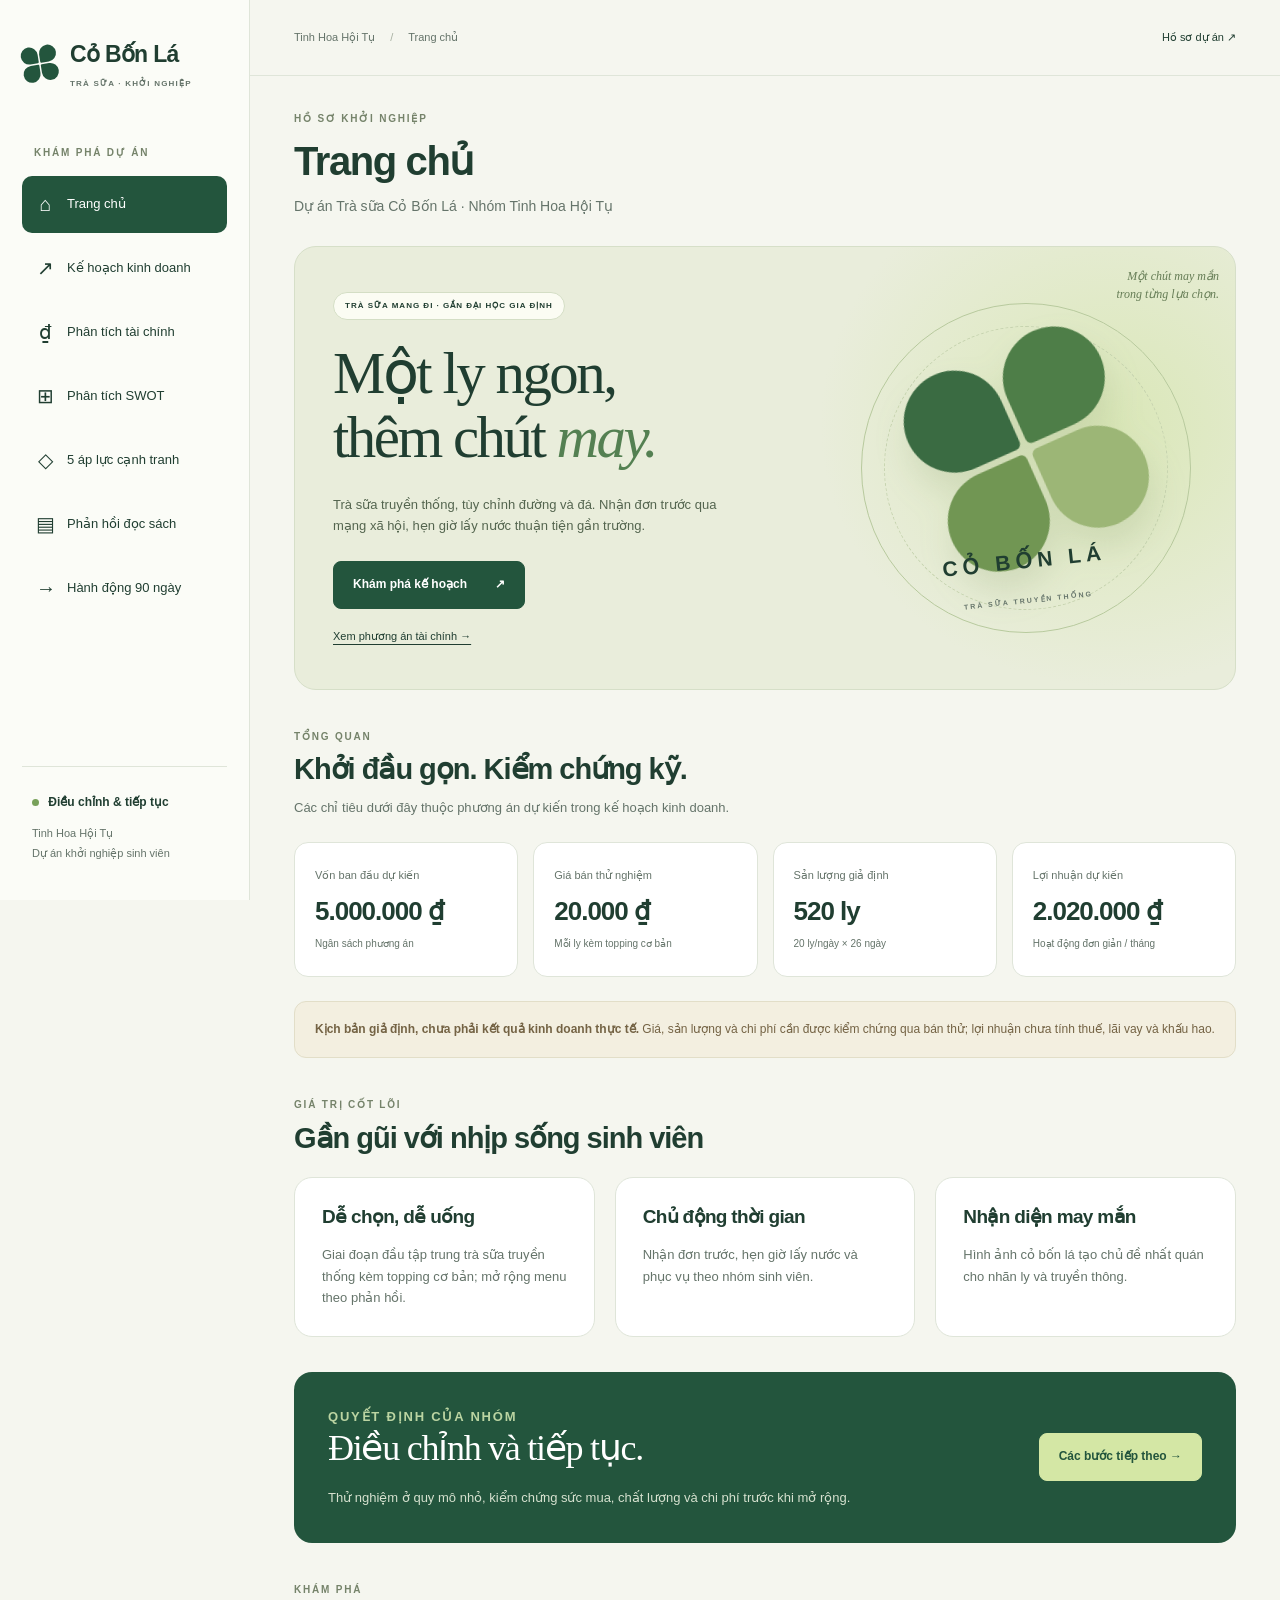
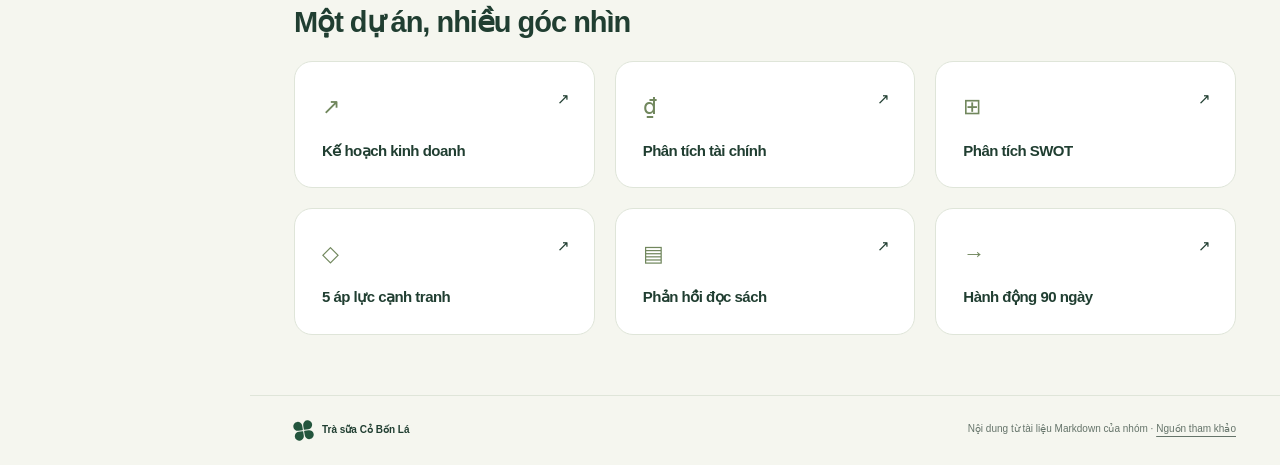
<file: index.html>
<!doctype html><html lang="vi"><head><meta charset="utf-8"><meta name="viewport" content="width=device-width, initial-scale=1"><meta name="description" content="Dự án Trà sữa Cỏ Bốn Lá · Nhóm Tinh Hoa Hội Tụ"><title>Trang chủ | Cỏ Bốn Lá</title><link rel="stylesheet" href="style.css"></head><body><a class="skip" href="#main">Đến nội dung</a><aside class="sidebar"><a class="brand" href="index.html"><span class="clover" aria-hidden="true"><i></i><i></i><i></i><i></i></span><span>Cỏ Bốn Lá<small>TRÀ SỮA · KHỞI NGHIỆP</small></span></a><p class="nav-label">KHÁM PHÁ DỰ ÁN</p><nav aria-label="Điều hướng chính"><a href="index.html" aria-current="page"><span aria-hidden="true">⌂</span>Trang chủ</a><a href="business-plan.html" ><span aria-hidden="true">↗</span>Kế hoạch kinh doanh</a><a href="financial-analysis.html" ><span aria-hidden="true">₫</span>Phân tích tài chính</a><a href="swot.html" ><span aria-hidden="true">⊞</span>Phân tích SWOT</a><a href="five-forces.html" ><span aria-hidden="true">◇</span>5 áp lực cạnh tranh</a><a href="reflections.html" ><span aria-hidden="true">▤</span>Phản hồi đọc sách</a><a href="action-plan.html" ><span aria-hidden="true">→</span>Hành động 90 ngày</a></nav><div class="side-bottom"><span class="status-dot"></span> Điều chỉnh & tiếp tục<p>Tinh Hoa Hội Tụ<br>Dự án khởi nghiệp sinh viên</p></div></aside><div class="workspace"><header class="topbar"><span>Tinh Hoa Hội Tụ <b>/</b> Trang chủ</span><a href="business-plan.html">Hồ sơ dự án ↗</a></header><main id="main"><div class="page-heading"><p class="eyebrow">HỒ SƠ KHỞI NGHIỆP</p><h1>Trang chủ</h1><p class="intro">Dự án Trà sữa Cỏ Bốn Lá · Nhóm Tinh Hoa Hội Tụ</p></div><section class="hero"><div class="hero-copy"><span class="pill">TRÀ SỮA MANG ĐI · GẦN ĐẠI HỌC GIA ĐỊNH</span><h2>Một ly ngon,<br>thêm chút <em>may.</em></h2><p>Trà sữa truyền thống, tùy chỉnh đường và đá. Nhận đơn trước qua mạng xã hội, hẹn giờ lấy nước thuận tiện gần trường.</p><a class="button" href="business-plan.html">Khám phá kế hoạch <span>↗</span></a><a class="text-link" href="financial-analysis.html">Xem phương án tài chính →</a></div><div class="hero-art" aria-hidden="true"><div class="orbit"></div><div class="giant-clover"><span class="clover" aria-hidden="true"><i></i><i></i><i></i><i></i></span></div><div class="art-label">CỎ BỐN LÁ<br><small>TRÀ SỮA TRUYỀN THỐNG</small></div><span class="art-note">Một chút may mắn<br>trong từng lựa chọn.</span></div></section><div class="section-heading"><p class="eyebrow">TỔNG QUAN</p><h2>Khởi đầu gọn. Kiểm chứng kỹ.</h2><p>Các chỉ tiêu dưới đây thuộc phương án dự kiến trong kế hoạch kinh doanh.</p></div><div class="kpis"><article class="kpi"><p>Vốn ban đầu dự kiến</p><strong>5.000.000 ₫</strong><small>Ngân sách phương án</small></article><article class="kpi"><p>Giá bán thử nghiệm</p><strong>20.000 ₫</strong><small>Mỗi ly kèm topping cơ bản</small></article><article class="kpi"><p>Sản lượng giả định</p><strong>520 ly</strong><small>20 ly/ngày × 26 ngày</small></article><article class="kpi"><p>Lợi nhuận dự kiến</p><strong>2.020.000 ₫</strong><small>Hoạt động đơn giản / tháng</small></article></div><div class="notice"><strong>Kịch bản giả định, chưa phải kết quả kinh doanh thực tế.</strong> Giá, sản lượng và chi phí cần được kiểm chứng qua bán thử; lợi nhuận chưa tính thuế, lãi vay và khấu hao.</div><div class="section-heading"><p class="eyebrow">GIÁ TRỊ CỐT LÕI</p><h2>Gần gũi với nhịp sống sinh viên</h2></div><div class="grid three"><article class="card "><h3>Dễ chọn, dễ uống</h3><p>Giai đoạn đầu tập trung trà sữa truyền thống kèm topping cơ bản; mở rộng menu theo phản hồi.</p></article><article class="card "><h3>Chủ động thời gian</h3><p>Nhận đơn trước, hẹn giờ lấy nước và phục vụ theo nhóm sinh viên.</p></article><article class="card "><h3>Nhận diện may mắn</h3><p>Hình ảnh cỏ bốn lá tạo chủ đề nhất quán cho nhãn ly và truyền thông.</p></article></div><section class="decision"><div><p class="eyebrow">QUYẾT ĐỊNH CỦA NHÓM</p><h2>Điều chỉnh và tiếp tục.</h2><p>Thử nghiệm ở quy mô nhỏ, kiểm chứng sức mua, chất lượng và chi phí trước khi mở rộng.</p></div><a class="button light" href="action-plan.html">Các bước tiếp theo →</a></section><div class="section-heading"><p class="eyebrow">KHÁM PHÁ</p><h2>Một dự án, nhiều góc nhìn</h2></div><div class="grid three"><a class="card explore" href="business-plan.html"><span class="mini-icon">↗</span><h3>Kế hoạch kinh doanh</h3><span class="arrow">↗</span></a><a class="card explore" href="financial-analysis.html"><span class="mini-icon">₫</span><h3>Phân tích tài chính</h3><span class="arrow">↗</span></a><a class="card explore" href="swot.html"><span class="mini-icon">⊞</span><h3>Phân tích SWOT</h3><span class="arrow">↗</span></a><a class="card explore" href="five-forces.html"><span class="mini-icon">◇</span><h3>5 áp lực cạnh tranh</h3><span class="arrow">↗</span></a><a class="card explore" href="reflections.html"><span class="mini-icon">▤</span><h3>Phản hồi đọc sách</h3><span class="arrow">↗</span></a><a class="card explore" href="action-plan.html"><span class="mini-icon">→</span><h3>Hành động 90 ngày</h3><span class="arrow">↗</span></a></div></main><footer><span><span class="clover" aria-hidden="true"><i></i><i></i><i></i><i></i></span> Trà sữa Cỏ Bốn Lá</span><span>Nội dung từ tài liệu Markdown của nhóm · <a href="business-plan.html#tai-lieu">Nguồn tham khảo</a></span></footer></div></body></html>
</file>
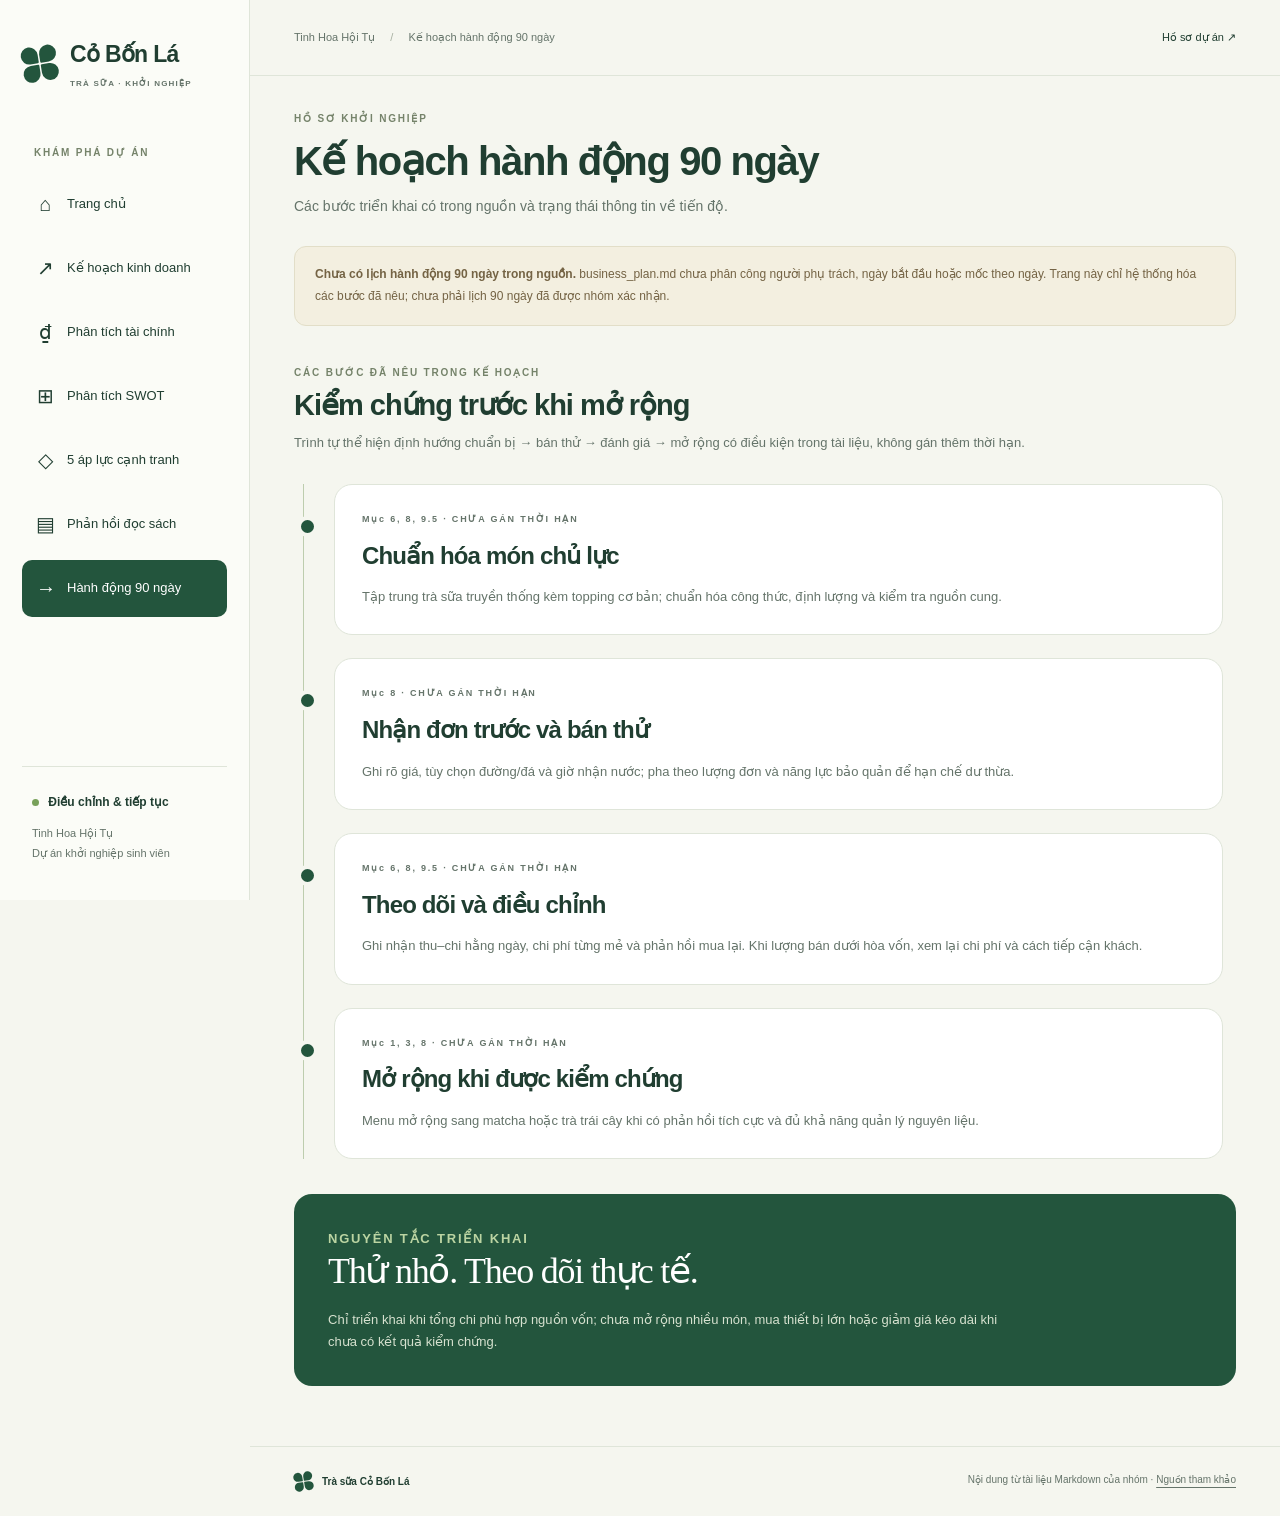
<file: action-plan.html>
<!doctype html><html lang="vi"><head><meta charset="utf-8"><meta name="viewport" content="width=device-width, initial-scale=1"><meta name="description" content="Các bước triển khai có trong nguồn và trạng thái thông tin về tiến độ."><title>Kế hoạch hành động 90 ngày | Cỏ Bốn Lá</title><link rel="stylesheet" href="style.css"></head><body><a class="skip" href="#main">Đến nội dung</a><aside class="sidebar"><a class="brand" href="index.html"><span class="clover" aria-hidden="true"><i></i><i></i><i></i><i></i></span><span>Cỏ Bốn Lá<small>TRÀ SỮA · KHỞI NGHIỆP</small></span></a><p class="nav-label">KHÁM PHÁ DỰ ÁN</p><nav aria-label="Điều hướng chính"><a href="index.html" ><span aria-hidden="true">⌂</span>Trang chủ</a><a href="business-plan.html" ><span aria-hidden="true">↗</span>Kế hoạch kinh doanh</a><a href="financial-analysis.html" ><span aria-hidden="true">₫</span>Phân tích tài chính</a><a href="swot.html" ><span aria-hidden="true">⊞</span>Phân tích SWOT</a><a href="five-forces.html" ><span aria-hidden="true">◇</span>5 áp lực cạnh tranh</a><a href="reflections.html" ><span aria-hidden="true">▤</span>Phản hồi đọc sách</a><a href="action-plan.html" aria-current="page"><span aria-hidden="true">→</span>Hành động 90 ngày</a></nav><div class="side-bottom"><span class="status-dot"></span> Điều chỉnh & tiếp tục<p>Tinh Hoa Hội Tụ<br>Dự án khởi nghiệp sinh viên</p></div></aside><div class="workspace"><header class="topbar"><span>Tinh Hoa Hội Tụ <b>/</b> Kế hoạch hành động 90 ngày</span><a href="business-plan.html">Hồ sơ dự án ↗</a></header><main id="main"><div class="page-heading"><p class="eyebrow">HỒ SƠ KHỞI NGHIỆP</p><h1>Kế hoạch hành động 90 ngày</h1><p class="intro">Các bước triển khai có trong nguồn và trạng thái thông tin về tiến độ.</p></div><div class="notice"><strong>Chưa có lịch hành động 90 ngày trong nguồn.</strong> business_plan.md chưa phân công người phụ trách, ngày bắt đầu hoặc mốc theo ngày. Trang này chỉ hệ thống hóa các bước đã nêu; chưa phải lịch 90 ngày đã được nhóm xác nhận.</div><div class="section-heading"><p class="eyebrow">CÁC BƯỚC ĐÃ NÊU TRONG KẾ HOẠCH</p><h2>Kiểm chứng trước khi mở rộng</h2><p>Trình tự thể hiện định hướng chuẩn bị → bán thử → đánh giá → mở rộng có điều kiện trong tài liệu, không gán thêm thời hạn.</p></div><div class="timeline"><article class="timeline-item"><span class="timeline-dot"></span><div class="card"><p class="eyebrow">Mục 6, 8, 9.5 · CHƯA GÁN THỜI HẠN</p><h2>Chuẩn hóa món chủ lực</h2><p>Tập trung trà sữa truyền thống kèm topping cơ bản; chuẩn hóa công thức, định lượng và kiểm tra nguồn cung.</p></div></article><article class="timeline-item"><span class="timeline-dot"></span><div class="card"><p class="eyebrow">Mục 8 · CHƯA GÁN THỜI HẠN</p><h2>Nhận đơn trước và bán thử</h2><p>Ghi rõ giá, tùy chọn đường/đá và giờ nhận nước; pha theo lượng đơn và năng lực bảo quản để hạn chế dư thừa.</p></div></article><article class="timeline-item"><span class="timeline-dot"></span><div class="card"><p class="eyebrow">Mục 6, 8, 9.5 · CHƯA GÁN THỜI HẠN</p><h2>Theo dõi và điều chỉnh</h2><p>Ghi nhận thu–chi hằng ngày, chi phí từng mẻ và phản hồi mua lại. Khi lượng bán dưới hòa vốn, xem lại chi phí và cách tiếp cận khách.</p></div></article><article class="timeline-item"><span class="timeline-dot"></span><div class="card"><p class="eyebrow">Mục 1, 3, 8 · CHƯA GÁN THỜI HẠN</p><h2>Mở rộng khi được kiểm chứng</h2><p>Menu mở rộng sang matcha hoặc trà trái cây khi có phản hồi tích cực và đủ khả năng quản lý nguyên liệu.</p></div></article></div><section class="decision"><div><p class="eyebrow">NGUYÊN TẮC TRIỂN KHAI</p><h2>Thử nhỏ. Theo dõi thực tế.</h2><p>Chỉ triển khai khi tổng chi phù hợp nguồn vốn; chưa mở rộng nhiều món, mua thiết bị lớn hoặc giảm giá kéo dài khi chưa có kết quả kiểm chứng.</p></div></section></main><footer><span><span class="clover" aria-hidden="true"><i></i><i></i><i></i><i></i></span> Trà sữa Cỏ Bốn Lá</span><span>Nội dung từ tài liệu Markdown của nhóm · <a href="business-plan.html#tai-lieu">Nguồn tham khảo</a></span></footer></div></body></html>
</file>
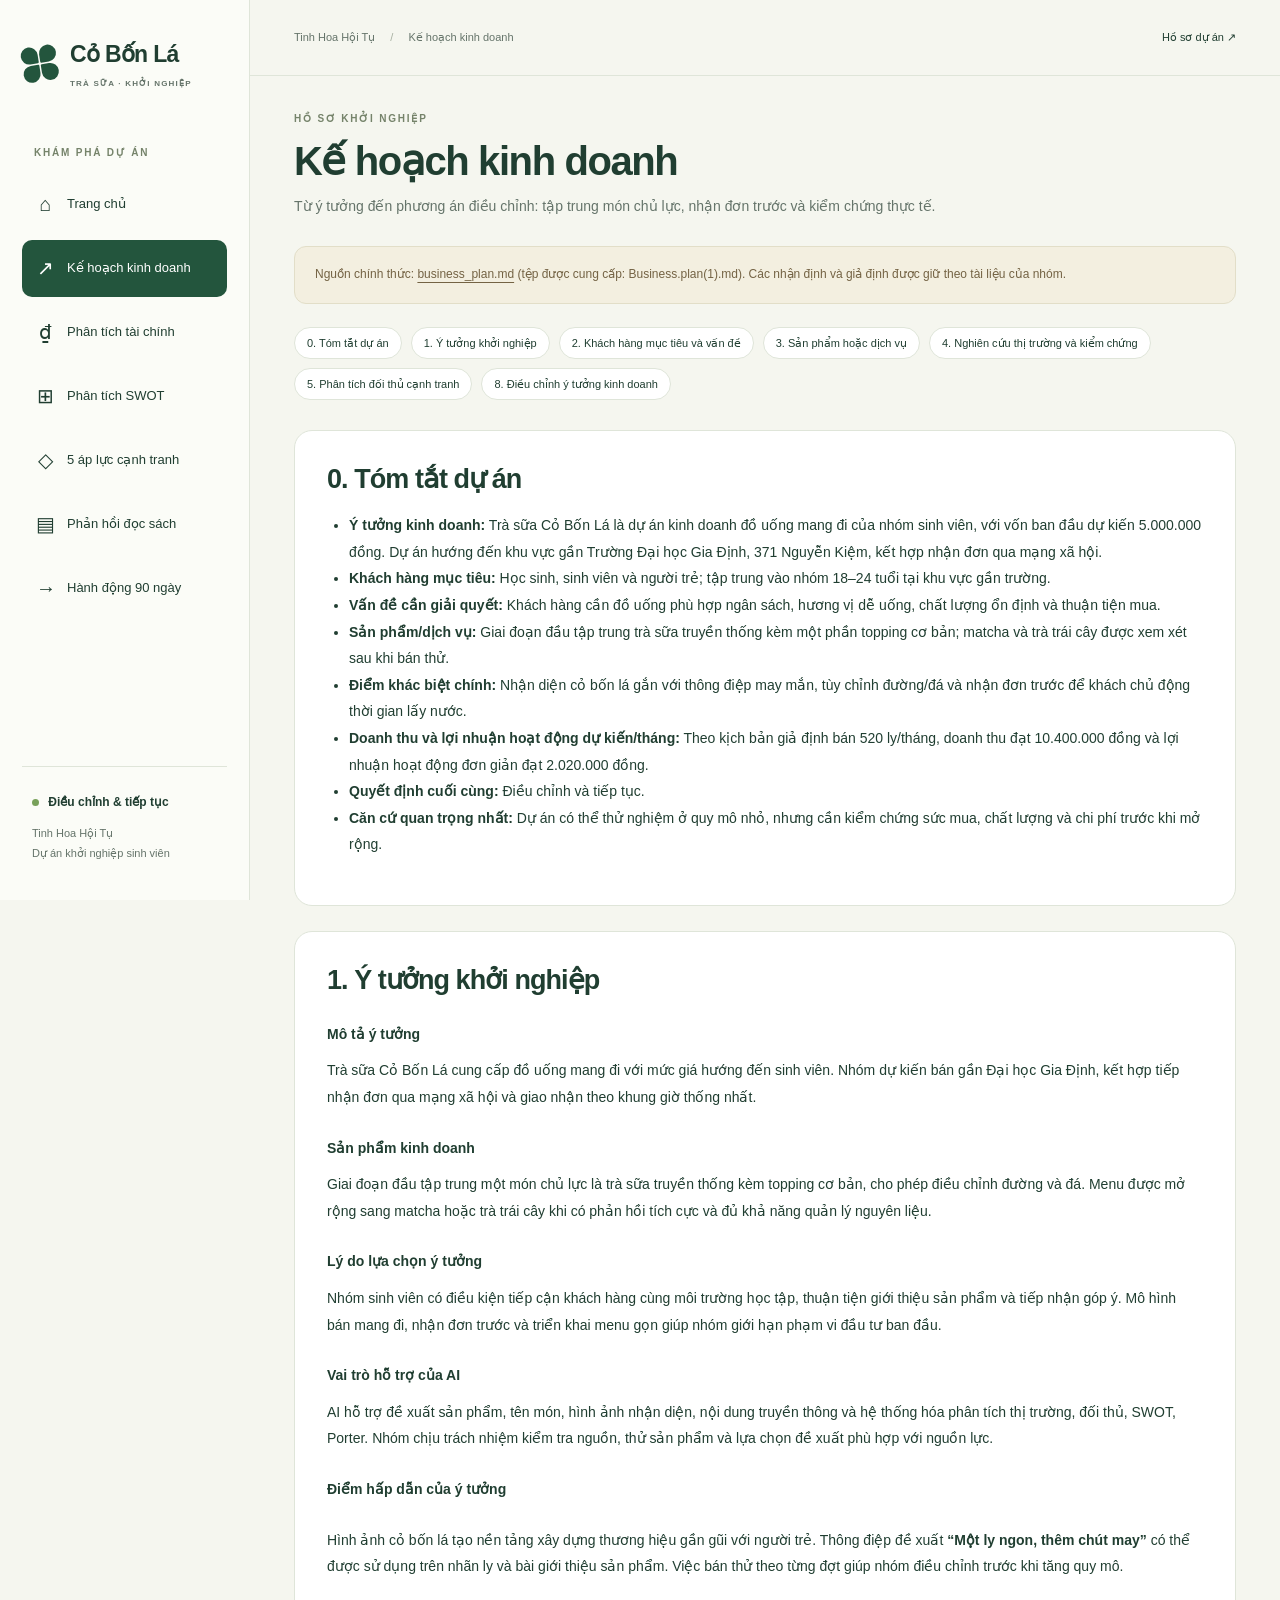
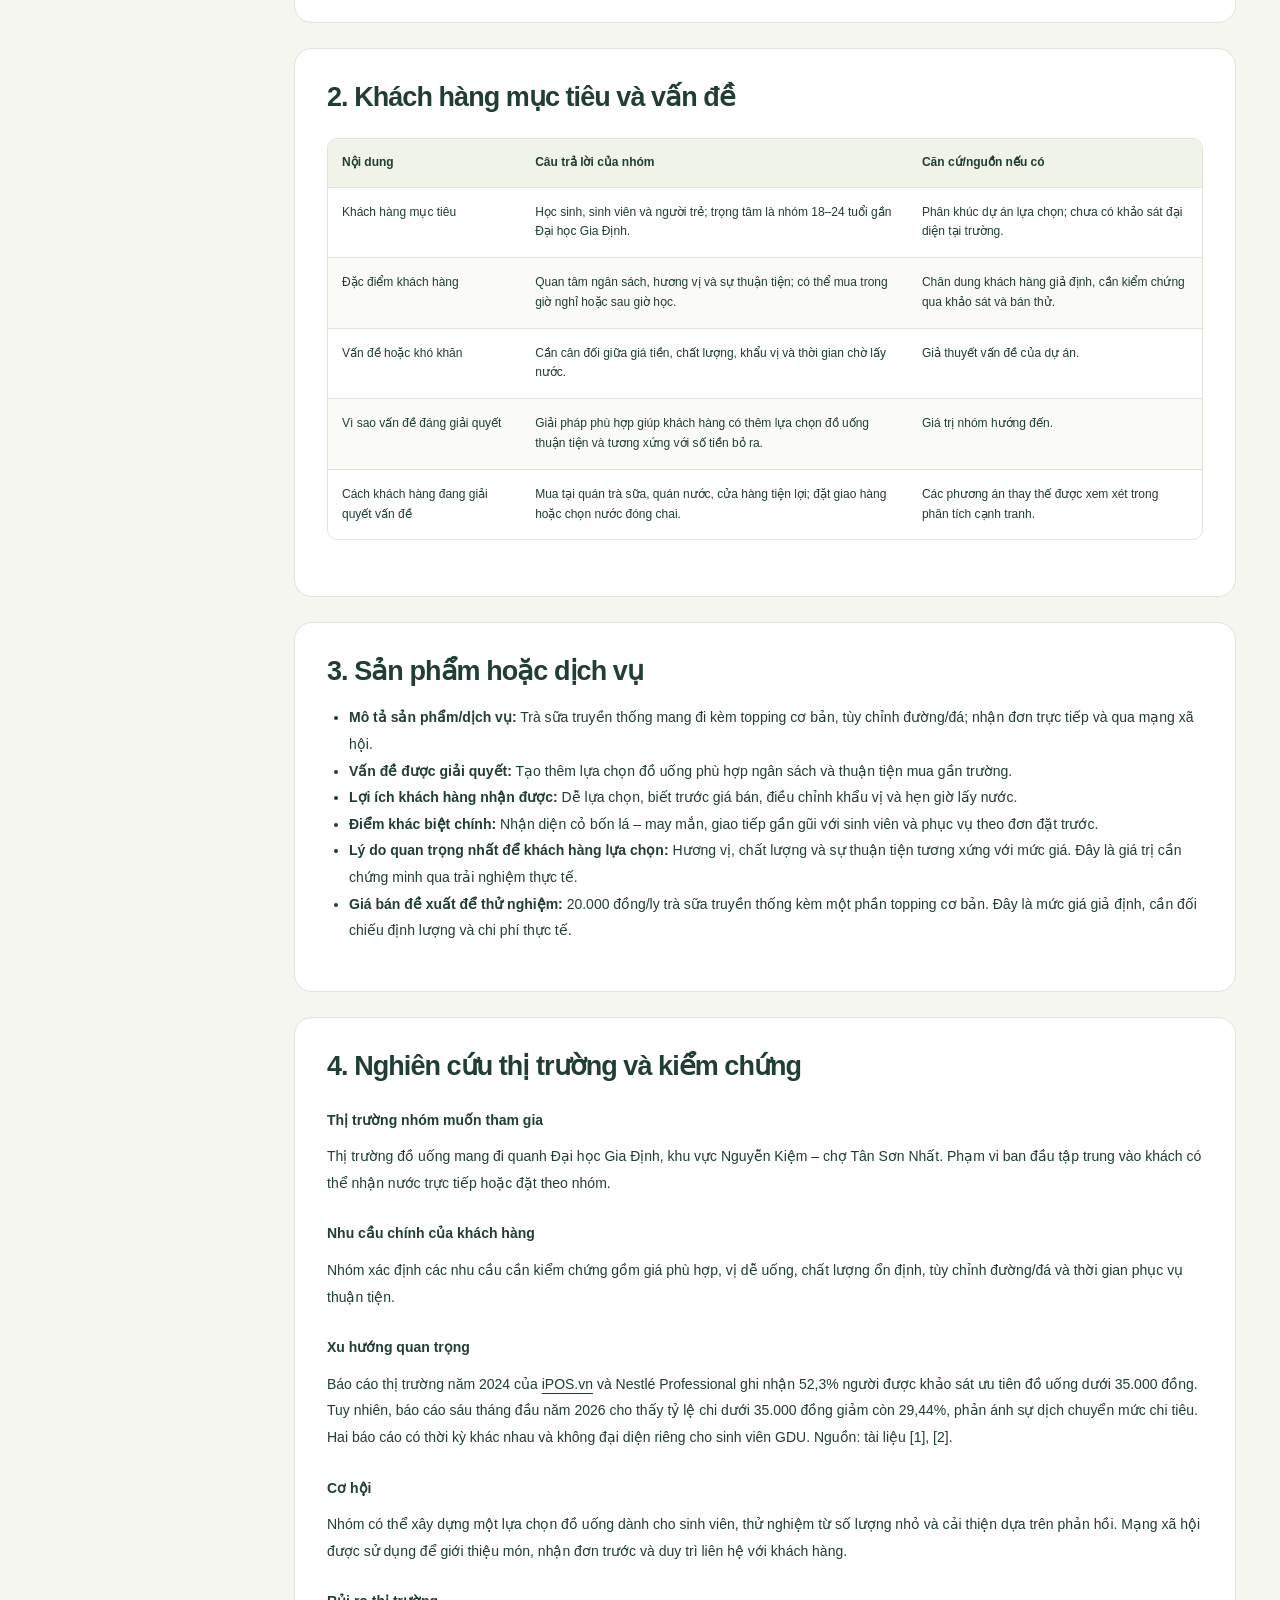
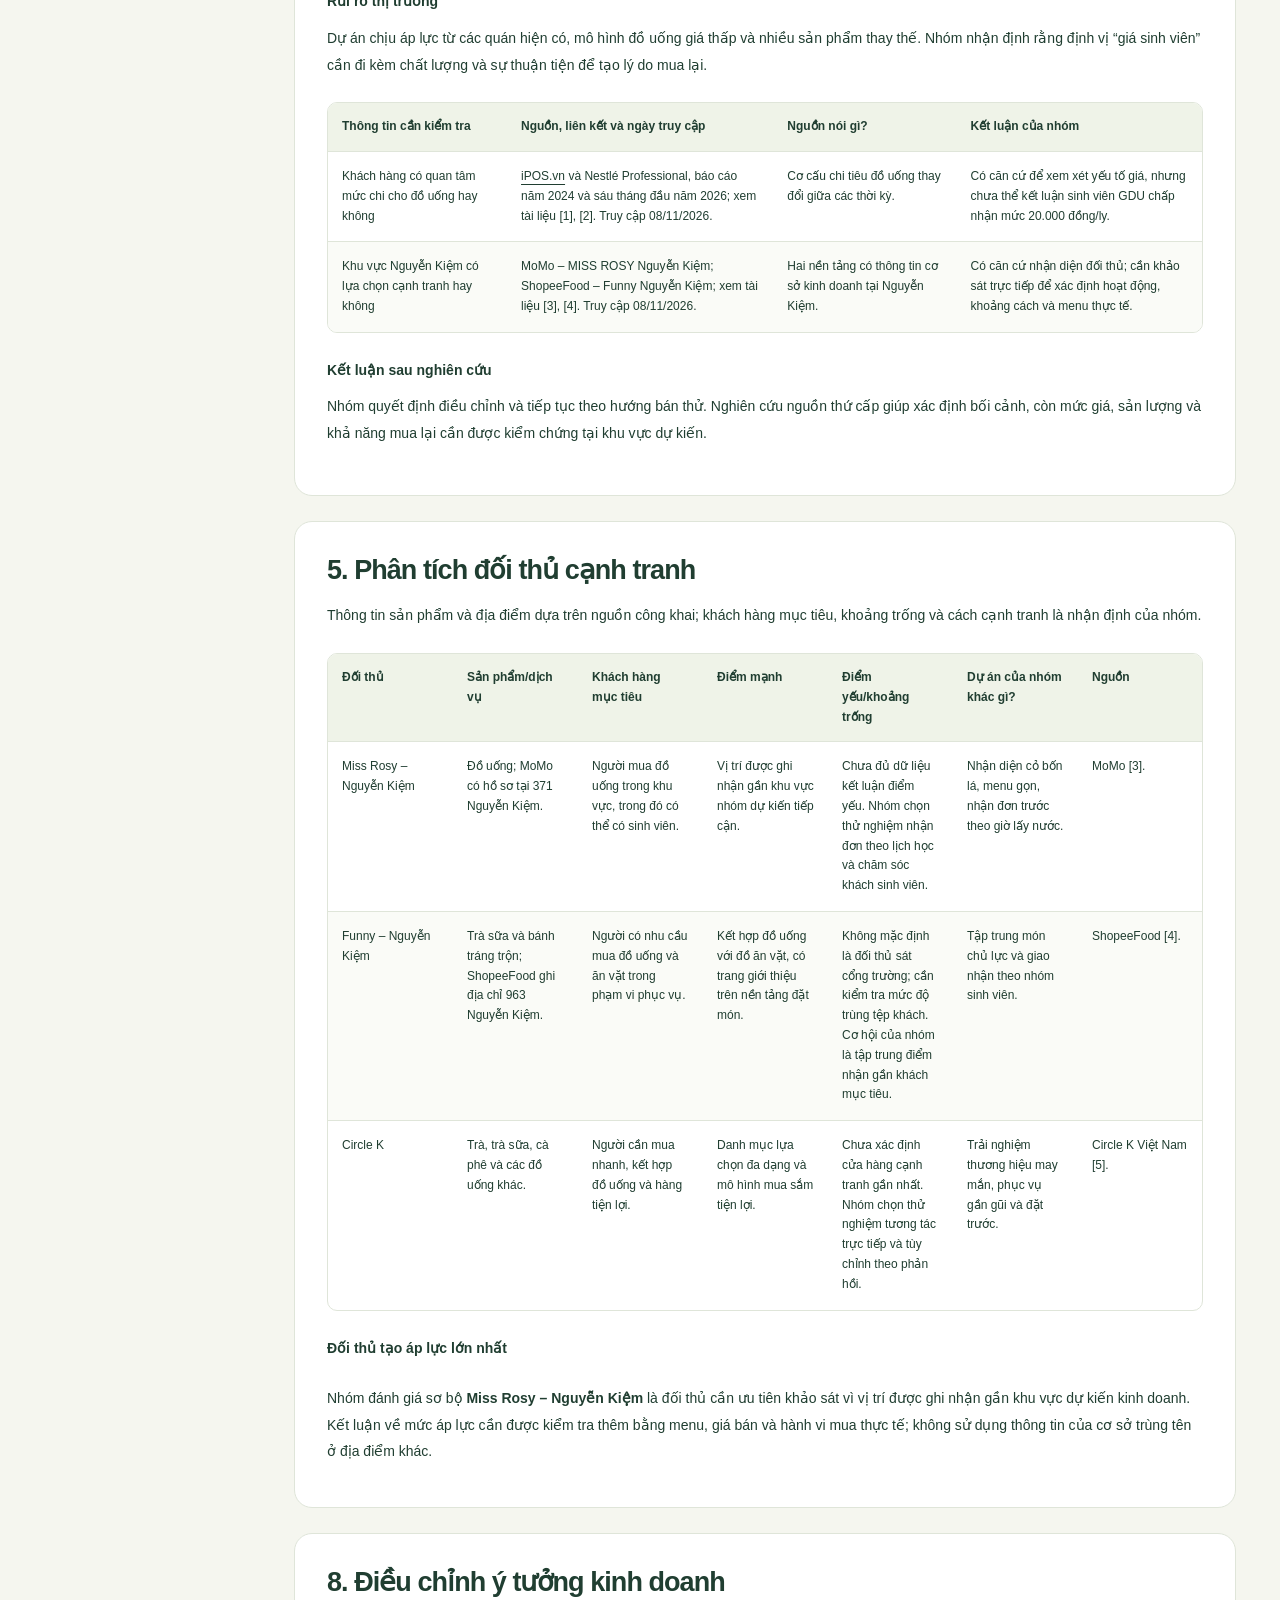
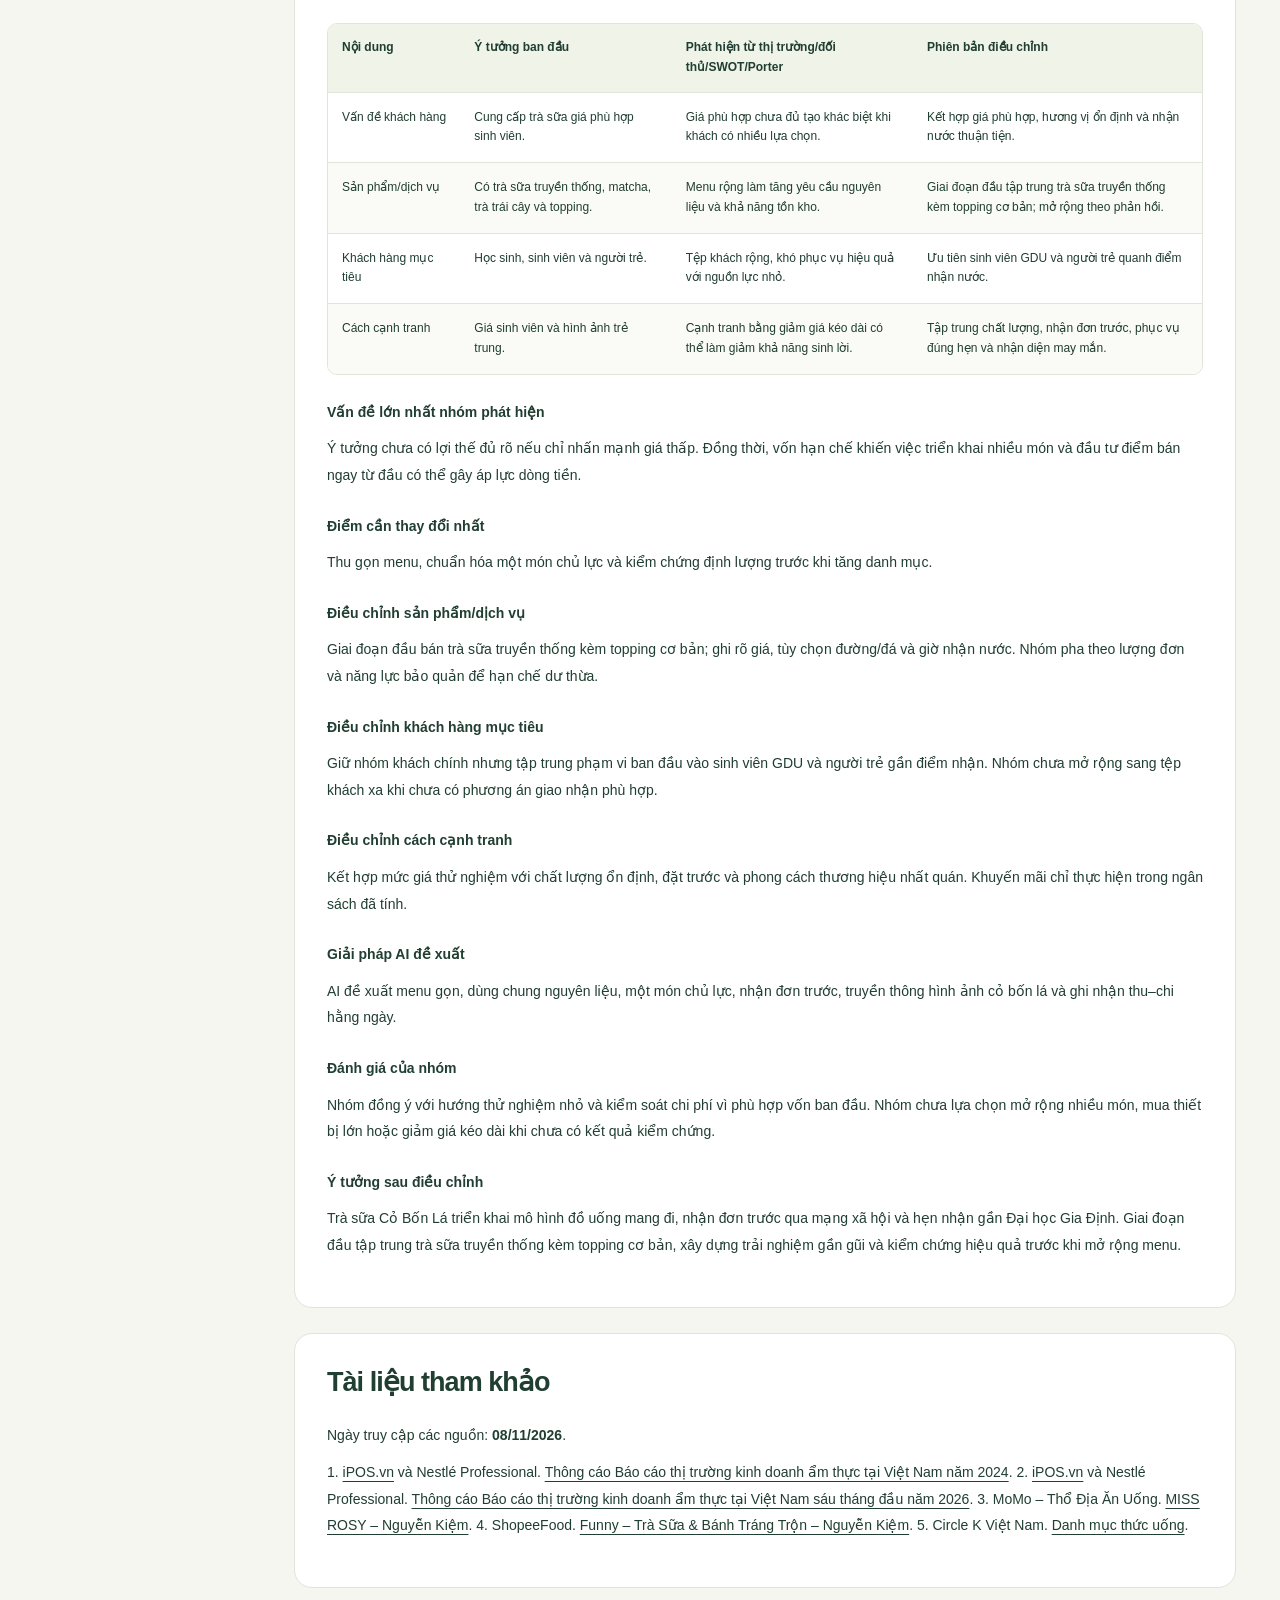
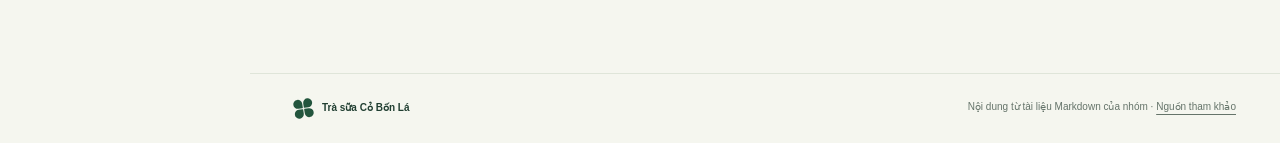
<file: business-plan.html>
<!doctype html><html lang="vi"><head><meta charset="utf-8"><meta name="viewport" content="width=device-width, initial-scale=1"><meta name="description" content="Từ ý tưởng đến phương án điều chỉnh: tập trung món chủ lực, nhận đơn trước và kiểm chứng thực tế."><title>Kế hoạch kinh doanh | Cỏ Bốn Lá</title><link rel="stylesheet" href="style.css"></head><body><a class="skip" href="#main">Đến nội dung</a><aside class="sidebar"><a class="brand" href="index.html"><span class="clover" aria-hidden="true"><i></i><i></i><i></i><i></i></span><span>Cỏ Bốn Lá<small>TRÀ SỮA · KHỞI NGHIỆP</small></span></a><p class="nav-label">KHÁM PHÁ DỰ ÁN</p><nav aria-label="Điều hướng chính"><a href="index.html" ><span aria-hidden="true">⌂</span>Trang chủ</a><a href="business-plan.html" aria-current="page"><span aria-hidden="true">↗</span>Kế hoạch kinh doanh</a><a href="financial-analysis.html" ><span aria-hidden="true">₫</span>Phân tích tài chính</a><a href="swot.html" ><span aria-hidden="true">⊞</span>Phân tích SWOT</a><a href="five-forces.html" ><span aria-hidden="true">◇</span>5 áp lực cạnh tranh</a><a href="reflections.html" ><span aria-hidden="true">▤</span>Phản hồi đọc sách</a><a href="action-plan.html" ><span aria-hidden="true">→</span>Hành động 90 ngày</a></nav><div class="side-bottom"><span class="status-dot"></span> Điều chỉnh & tiếp tục<p>Tinh Hoa Hội Tụ<br>Dự án khởi nghiệp sinh viên</p></div></aside><div class="workspace"><header class="topbar"><span>Tinh Hoa Hội Tụ <b>/</b> Kế hoạch kinh doanh</span><a href="business-plan.html">Hồ sơ dự án ↗</a></header><main id="main"><div class="page-heading"><p class="eyebrow">HỒ SƠ KHỞI NGHIỆP</p><h1>Kế hoạch kinh doanh</h1><p class="intro">Từ ý tưởng đến phương án điều chỉnh: tập trung món chủ lực, nhận đơn trước và kiểm chứng thực tế.</p></div><div class="notice">Nguồn chính thức: <a href="sources/business_plan.md">business_plan.md</a> (tệp được cung cấp: Business.plan(1).md). Các nhận định và giả định được giữ theo tài liệu của nhóm.</div><div class="contents"><a href="#section-0">0. Tóm tắt dự án</a><a href="#section-1">1. Ý tưởng khởi nghiệp</a><a href="#section-2">2. Khách hàng mục tiêu và vấn đề</a><a href="#section-3">3. Sản phẩm hoặc dịch vụ</a><a href="#section-4">4. Nghiên cứu thị trường và kiểm chứng</a><a href="#section-5">5. Phân tích đối thủ cạnh tranh</a><a href="#section-8">8. Điều chỉnh ý tưởng kinh doanh</a></div><section class="document-section" id="section-0"><h2>0. Tóm tắt dự án</h2><ul><li><strong>Ý tưởng kinh doanh:</strong> Trà sữa Cỏ Bốn Lá là dự án kinh doanh đồ uống mang đi của nhóm sinh viên, với vốn ban đầu dự kiến 5.000.000 đồng. Dự án hướng đến khu vực gần Trường Đại học Gia Định, 371 Nguyễn Kiệm, kết hợp nhận đơn qua mạng xã hội.</li><li><strong>Khách hàng mục tiêu:</strong> Học sinh, sinh viên và người trẻ; tập trung vào nhóm 18–24 tuổi tại khu vực gần trường.</li><li><strong>Vấn đề cần giải quyết:</strong> Khách hàng cần đồ uống phù hợp ngân sách, hương vị dễ uống, chất lượng ổn định và thuận tiện mua.</li><li><strong>Sản phẩm/dịch vụ:</strong> Giai đoạn đầu tập trung trà sữa truyền thống kèm một phần topping cơ bản; matcha và trà trái cây được xem xét sau khi bán thử.</li><li><strong>Điểm khác biệt chính:</strong> Nhận diện cỏ bốn lá gắn với thông điệp may mắn, tùy chỉnh đường/đá và nhận đơn trước để khách chủ động thời gian lấy nước.</li><li><strong>Doanh thu và lợi nhuận hoạt động dự kiến/tháng:</strong> Theo kịch bản giả định bán 520 ly/tháng, doanh thu đạt 10.400.000 đồng và lợi nhuận hoạt động đơn giản đạt 2.020.000 đồng.</li><li><strong>Quyết định cuối cùng:</strong> Điều chỉnh và tiếp tục.</li><li><strong>Căn cứ quan trọng nhất:</strong> Dự án có thể thử nghiệm ở quy mô nhỏ, nhưng cần kiểm chứng sức mua, chất lượng và chi phí trước khi mở rộng.</li></ul></section><section class="document-section" id="section-1"><h2>1. Ý tưởng khởi nghiệp</h2><p><strong>Mô tả ý tưởng</strong></p>
<p>Trà sữa Cỏ Bốn Lá cung cấp đồ uống mang đi với mức giá hướng đến sinh viên. Nhóm dự kiến bán gần Đại học Gia Định, kết hợp tiếp nhận đơn qua mạng xã hội và giao nhận theo khung giờ thống nhất.</p>
<p><strong>Sản phẩm kinh doanh</strong></p>
<p>Giai đoạn đầu tập trung một món chủ lực là trà sữa truyền thống kèm topping cơ bản, cho phép điều chỉnh đường và đá. Menu được mở rộng sang matcha hoặc trà trái cây khi có phản hồi tích cực và đủ khả năng quản lý nguyên liệu.</p>
<p><strong>Lý do lựa chọn ý tưởng</strong></p>
<p>Nhóm sinh viên có điều kiện tiếp cận khách hàng cùng môi trường học tập, thuận tiện giới thiệu sản phẩm và tiếp nhận góp ý. Mô hình bán mang đi, nhận đơn trước và triển khai menu gọn giúp nhóm giới hạn phạm vi đầu tư ban đầu.</p>
<p><strong>Vai trò hỗ trợ của AI</strong></p>
<p>AI hỗ trợ đề xuất sản phẩm, tên món, hình ảnh nhận diện, nội dung truyền thông và hệ thống hóa phân tích thị trường, đối thủ, SWOT, Porter. Nhóm chịu trách nhiệm kiểm tra nguồn, thử sản phẩm và lựa chọn đề xuất phù hợp với nguồn lực.</p>
<p><strong>Điểm hấp dẫn của ý tưởng</strong></p>
<p>Hình ảnh cỏ bốn lá tạo nền tảng xây dựng thương hiệu gần gũi với người trẻ. Thông điệp đề xuất <strong>“Một ly ngon, thêm chút may”</strong> có thể được sử dụng trên nhãn ly và bài giới thiệu sản phẩm. Việc bán thử theo từng đợt giúp nhóm điều chỉnh trước khi tăng quy mô.</p></section><section class="document-section" id="section-2"><h2>2. Khách hàng mục tiêu và vấn đề</h2><div class="table-wrap"><table><thead><tr><th>Nội dung</th><th>Câu trả lời của nhóm</th><th>Căn cứ/nguồn nếu có</th></tr></thead><tbody><tr><td>Khách hàng mục tiêu</td><td>Học sinh, sinh viên và người trẻ; trọng tâm là nhóm 18–24 tuổi gần Đại học Gia Định.</td><td>Phân khúc dự án lựa chọn; chưa có khảo sát đại diện tại trường.</td></tr><tr><td>Đặc điểm khách hàng</td><td>Quan tâm ngân sách, hương vị và sự thuận tiện; có thể mua trong giờ nghỉ hoặc sau giờ học.</td><td>Chân dung khách hàng giả định, cần kiểm chứng qua khảo sát và bán thử.</td></tr><tr><td>Vấn đề hoặc khó khăn</td><td>Cần cân đối giữa giá tiền, chất lượng, khẩu vị và thời gian chờ lấy nước.</td><td>Giả thuyết vấn đề của dự án.</td></tr><tr><td>Vì sao vấn đề đáng giải quyết</td><td>Giải pháp phù hợp giúp khách hàng có thêm lựa chọn đồ uống thuận tiện và tương xứng với số tiền bỏ ra.</td><td>Giá trị nhóm hướng đến.</td></tr><tr><td>Cách khách hàng đang giải quyết vấn đề</td><td>Mua tại quán trà sữa, quán nước, cửa hàng tiện lợi; đặt giao hàng hoặc chọn nước đóng chai.</td><td>Các phương án thay thế được xem xét trong phân tích cạnh tranh.</td></tr></tbody></table></div></section><section class="document-section" id="section-3"><h2>3. Sản phẩm hoặc dịch vụ</h2><ul><li><strong>Mô tả sản phẩm/dịch vụ:</strong> Trà sữa truyền thống mang đi kèm topping cơ bản, tùy chỉnh đường/đá; nhận đơn trực tiếp và qua mạng xã hội.</li><li><strong>Vấn đề được giải quyết:</strong> Tạo thêm lựa chọn đồ uống phù hợp ngân sách và thuận tiện mua gần trường.</li><li><strong>Lợi ích khách hàng nhận được:</strong> Dễ lựa chọn, biết trước giá bán, điều chỉnh khẩu vị và hẹn giờ lấy nước.</li><li><strong>Điểm khác biệt chính:</strong> Nhận diện cỏ bốn lá – may mắn, giao tiếp gần gũi với sinh viên và phục vụ theo đơn đặt trước.</li><li><strong>Lý do quan trọng nhất để khách hàng lựa chọn:</strong> Hương vị, chất lượng và sự thuận tiện tương xứng với mức giá. Đây là giá trị cần chứng minh qua trải nghiệm thực tế.</li><li><strong>Giá bán đề xuất để thử nghiệm:</strong> 20.000 đồng/ly trà sữa truyền thống kèm một phần topping cơ bản. Đây là mức giá giả định, cần đối chiếu định lượng và chi phí thực tế.</li></ul></section><section class="document-section" id="section-4"><h2>4. Nghiên cứu thị trường và kiểm chứng</h2><p><strong>Thị trường nhóm muốn tham gia</strong></p>
<p>Thị trường đồ uống mang đi quanh Đại học Gia Định, khu vực Nguyễn Kiệm – chợ Tân Sơn Nhất. Phạm vi ban đầu tập trung vào khách có thể nhận nước trực tiếp hoặc đặt theo nhóm.</p>
<p><strong>Nhu cầu chính của khách hàng</strong></p>
<p>Nhóm xác định các nhu cầu cần kiểm chứng gồm giá phù hợp, vị dễ uống, chất lượng ổn định, tùy chỉnh đường/đá và thời gian phục vụ thuận tiện.</p>
<p><strong>Xu hướng quan trọng</strong></p>
<p>Báo cáo thị trường năm 2024 của <a href="http://iPOS.vn" target="_blank" rel="noopener noreferrer">iPOS.vn</a> và Nestlé Professional ghi nhận 52,3% người được khảo sát ưu tiên đồ uống dưới 35.000 đồng. Tuy nhiên, báo cáo sáu tháng đầu năm 2026 cho thấy tỷ lệ chi dưới 35.000 đồng giảm còn 29,44%, phản ánh sự dịch chuyển mức chi tiêu. Hai báo cáo có thời kỳ khác nhau và không đại diện riêng cho sinh viên GDU. Nguồn: tài liệu [1], [2].</p>
<p><strong>Cơ hội</strong></p>
<p>Nhóm có thể xây dựng một lựa chọn đồ uống dành cho sinh viên, thử nghiệm từ số lượng nhỏ và cải thiện dựa trên phản hồi. Mạng xã hội được sử dụng để giới thiệu món, nhận đơn trước và duy trì liên hệ với khách hàng.</p>
<p><strong>Rủi ro thị trường</strong></p>
<p>Dự án chịu áp lực từ các quán hiện có, mô hình đồ uống giá thấp và nhiều sản phẩm thay thế. Nhóm nhận định rằng định vị “giá sinh viên” cần đi kèm chất lượng và sự thuận tiện để tạo lý do mua lại.</p>
<div class="table-wrap"><table><thead><tr><th>Thông tin cần kiểm tra</th><th>Nguồn, liên kết và ngày truy cập</th><th>Nguồn nói gì?</th><th>Kết luận của nhóm</th></tr></thead><tbody><tr><td>Khách hàng có quan tâm mức chi cho đồ uống hay không</td><td><a href="http://iPOS.vn" target="_blank" rel="noopener noreferrer">iPOS.vn</a> và Nestlé Professional, báo cáo năm 2024 và sáu tháng đầu năm 2026; xem tài liệu [1], [2]. Truy cập 08/11/2026.</td><td>Cơ cấu chi tiêu đồ uống thay đổi giữa các thời kỳ.</td><td>Có căn cứ để xem xét yếu tố giá, nhưng chưa thể kết luận sinh viên GDU chấp nhận mức 20.000 đồng/ly.</td></tr><tr><td>Khu vực Nguyễn Kiệm có lựa chọn cạnh tranh hay không</td><td>MoMo – MISS ROSY Nguyễn Kiệm; ShopeeFood – Funny Nguyễn Kiệm; xem tài liệu [3], [4]. Truy cập 08/11/2026.</td><td>Hai nền tảng có thông tin cơ sở kinh doanh tại Nguyễn Kiệm.</td><td>Có căn cứ nhận diện đối thủ; cần khảo sát trực tiếp để xác định hoạt động, khoảng cách và menu thực tế.</td></tr></tbody></table></div>
<p><strong>Kết luận sau nghiên cứu</strong></p>
<p>Nhóm quyết định điều chỉnh và tiếp tục theo hướng bán thử. Nghiên cứu nguồn thứ cấp giúp xác định bối cảnh, còn mức giá, sản lượng và khả năng mua lại cần được kiểm chứng tại khu vực dự kiến.</p></section><section class="document-section" id="section-5"><h2>5. Phân tích đối thủ cạnh tranh</h2><p>Thông tin sản phẩm và địa điểm dựa trên nguồn công khai; khách hàng mục tiêu, khoảng trống và cách cạnh tranh là nhận định của nhóm.</p>
<div class="table-wrap"><table><thead><tr><th>Đối thủ</th><th>Sản phẩm/dịch vụ</th><th>Khách hàng mục tiêu</th><th>Điểm mạnh</th><th>Điểm yếu/khoảng trống</th><th>Dự án của nhóm khác gì?</th><th>Nguồn</th></tr></thead><tbody><tr><td>Miss Rosy – Nguyễn Kiệm</td><td>Đồ uống; MoMo có hồ sơ tại 371 Nguyễn Kiệm.</td><td>Người mua đồ uống trong khu vực, trong đó có thể có sinh viên.</td><td>Vị trí được ghi nhận gần khu vực nhóm dự kiến tiếp cận.</td><td>Chưa đủ dữ liệu kết luận điểm yếu. Nhóm chọn thử nghiệm nhận đơn theo lịch học và chăm sóc khách sinh viên.</td><td>Nhận diện cỏ bốn lá, menu gọn, nhận đơn trước theo giờ lấy nước.</td><td>MoMo [3].</td></tr><tr><td>Funny – Nguyễn Kiệm</td><td>Trà sữa và bánh tráng trộn; ShopeeFood ghi địa chỉ 963 Nguyễn Kiệm.</td><td>Người có nhu cầu mua đồ uống và ăn vặt trong phạm vi phục vụ.</td><td>Kết hợp đồ uống với đồ ăn vặt, có trang giới thiệu trên nền tảng đặt món.</td><td>Không mặc định là đối thủ sát cổng trường; cần kiểm tra mức độ trùng tệp khách. Cơ hội của nhóm là tập trung điểm nhận gần khách mục tiêu.</td><td>Tập trung món chủ lực và giao nhận theo nhóm sinh viên.</td><td>ShopeeFood [4].</td></tr><tr><td>Circle K</td><td>Trà, trà sữa, cà phê và các đồ uống khác.</td><td>Người cần mua nhanh, kết hợp đồ uống và hàng tiện lợi.</td><td>Danh mục lựa chọn đa dạng và mô hình mua sắm tiện lợi.</td><td>Chưa xác định cửa hàng cạnh tranh gần nhất. Nhóm chọn thử nghiệm tương tác trực tiếp và tùy chỉnh theo phản hồi.</td><td>Trải nghiệm thương hiệu may mắn, phục vụ gần gũi và đặt trước.</td><td>Circle K Việt Nam [5].</td></tr></tbody></table></div>
<p><strong>Đối thủ tạo áp lực lớn nhất</strong></p>
<p>Nhóm đánh giá sơ bộ <strong>Miss Rosy – Nguyễn Kiệm</strong> là đối thủ cần ưu tiên khảo sát vì vị trí được ghi nhận gần khu vực dự kiến kinh doanh. Kết luận về mức áp lực cần được kiểm tra thêm bằng menu, giá bán và hành vi mua thực tế; không sử dụng thông tin của cơ sở trùng tên ở địa điểm khác.</p></section><section class="document-section" id="section-8"><h2>8. Điều chỉnh ý tưởng kinh doanh</h2><div class="table-wrap"><table><thead><tr><th>Nội dung</th><th>Ý tưởng ban đầu</th><th>Phát hiện từ thị trường/đối thủ/SWOT/Porter</th><th>Phiên bản điều chỉnh</th></tr></thead><tbody><tr><td>Vấn đề khách hàng</td><td>Cung cấp trà sữa giá phù hợp sinh viên.</td><td>Giá phù hợp chưa đủ tạo khác biệt khi khách có nhiều lựa chọn.</td><td>Kết hợp giá phù hợp, hương vị ổn định và nhận nước thuận tiện.</td></tr><tr><td>Sản phẩm/dịch vụ</td><td>Có trà sữa truyền thống, matcha, trà trái cây và topping.</td><td>Menu rộng làm tăng yêu cầu nguyên liệu và khả năng tồn kho.</td><td>Giai đoạn đầu tập trung trà sữa truyền thống kèm topping cơ bản; mở rộng theo phản hồi.</td></tr><tr><td>Khách hàng mục tiêu</td><td>Học sinh, sinh viên và người trẻ.</td><td>Tệp khách rộng, khó phục vụ hiệu quả với nguồn lực nhỏ.</td><td>Ưu tiên sinh viên GDU và người trẻ quanh điểm nhận nước.</td></tr><tr><td>Cách cạnh tranh</td><td>Giá sinh viên và hình ảnh trẻ trung.</td><td>Cạnh tranh bằng giảm giá kéo dài có thể làm giảm khả năng sinh lời.</td><td>Tập trung chất lượng, nhận đơn trước, phục vụ đúng hẹn và nhận diện may mắn.</td></tr></tbody></table></div>
<p><strong>Vấn đề lớn nhất nhóm phát hiện</strong></p>
<p>Ý tưởng chưa có lợi thế đủ rõ nếu chỉ nhấn mạnh giá thấp. Đồng thời, vốn hạn chế khiến việc triển khai nhiều món và đầu tư điểm bán ngay từ đầu có thể gây áp lực dòng tiền.</p>
<p><strong>Điểm cần thay đổi nhất</strong></p>
<p>Thu gọn menu, chuẩn hóa một món chủ lực và kiểm chứng định lượng trước khi tăng danh mục.</p>
<p><strong>Điều chỉnh sản phẩm/dịch vụ</strong></p>
<p>Giai đoạn đầu bán trà sữa truyền thống kèm topping cơ bản; ghi rõ giá, tùy chọn đường/đá và giờ nhận nước. Nhóm pha theo lượng đơn và năng lực bảo quản để hạn chế dư thừa.</p>
<p><strong>Điều chỉnh khách hàng mục tiêu</strong></p>
<p>Giữ nhóm khách chính nhưng tập trung phạm vi ban đầu vào sinh viên GDU và người trẻ gần điểm nhận. Nhóm chưa mở rộng sang tệp khách xa khi chưa có phương án giao nhận phù hợp.</p>
<p><strong>Điều chỉnh cách cạnh tranh</strong></p>
<p>Kết hợp mức giá thử nghiệm với chất lượng ổn định, đặt trước và phong cách thương hiệu nhất quán. Khuyến mãi chỉ thực hiện trong ngân sách đã tính.</p>
<p><strong>Giải pháp AI đề xuất</strong></p>
<p>AI đề xuất menu gọn, dùng chung nguyên liệu, một món chủ lực, nhận đơn trước, truyền thông hình ảnh cỏ bốn lá và ghi nhận thu–chi hằng ngày.</p>
<p><strong>Đánh giá của nhóm</strong></p>
<p>Nhóm đồng ý với hướng thử nghiệm nhỏ và kiểm soát chi phí vì phù hợp vốn ban đầu. Nhóm chưa lựa chọn mở rộng nhiều món, mua thiết bị lớn hoặc giảm giá kéo dài khi chưa có kết quả kiểm chứng.</p>
<p><strong>Ý tưởng sau điều chỉnh</strong></p>
<p>Trà sữa Cỏ Bốn Lá triển khai mô hình đồ uống mang đi, nhận đơn trước qua mạng xã hội và hẹn nhận gần Đại học Gia Định. Giai đoạn đầu tập trung trà sữa truyền thống kèm topping cơ bản, xây dựng trải nghiệm gần gũi và kiểm chứng hiệu quả trước khi mở rộng menu.</p></section><section class="document-section" id="tai-lieu"><h2>Tài liệu tham khảo</h2><p>Ngày truy cập các nguồn: <strong>08/11/2026</strong>.</p>
<p>1. <a href="http://iPOS.vn" target="_blank" rel="noopener noreferrer">iPOS.vn</a> và Nestlé Professional. <a href="https://ipos.vn/thong-cao-bao-chi-ipos-vn-va-nestle-professional-cong-bo-bao-cao-thi-truong-kinh-doanh-am-thuc-tai-viet-nam-nam-2024/" target="_blank" rel="noopener noreferrer">Thông cáo Báo cáo thị trường kinh doanh ẩm thực tại Việt Nam năm 2024</a>. 2. <a href="http://iPOS.vn" target="_blank" rel="noopener noreferrer">iPOS.vn</a> và Nestlé Professional. <a href="https://ipos.vn/ipos-vn-va-nestle-professional-cong-bo-bao-cao-thi-truong-kinh-doanh-am-thuc-tai-viet-nam-6-thang-dau-nam-2026/" target="_blank" rel="noopener noreferrer">Thông cáo Báo cáo thị trường kinh doanh ẩm thực tại Việt Nam sáu tháng đầu năm 2026</a>. 3. MoMo – Thổ Địa Ăn Uống. <a href="https://www.momo.vn/page/9833072" target="_blank" rel="noopener noreferrer">MISS ROSY – Nguyễn Kiệm</a>. 4. ShopeeFood. <a href="https://shopeefood.vn/ho-chi-minh/tra-sua-funny" target="_blank" rel="noopener noreferrer">Funny – Trà Sữa &amp; Bánh Tráng Trộn – Nguyễn Kiệm</a>. 5. Circle K Việt Nam. <a href="https://www.circlek.com.vn/vi/thuc-an-thuc-uong/httpswww-circlek-com-vnvithuc-uong/" target="_blank" rel="noopener noreferrer">Danh mục thức uống</a>.</p></section></main><footer><span><span class="clover" aria-hidden="true"><i></i><i></i><i></i><i></i></span> Trà sữa Cỏ Bốn Lá</span><span>Nội dung từ tài liệu Markdown của nhóm · <a href="business-plan.html#tai-lieu">Nguồn tham khảo</a></span></footer></div></body></html>
</file>
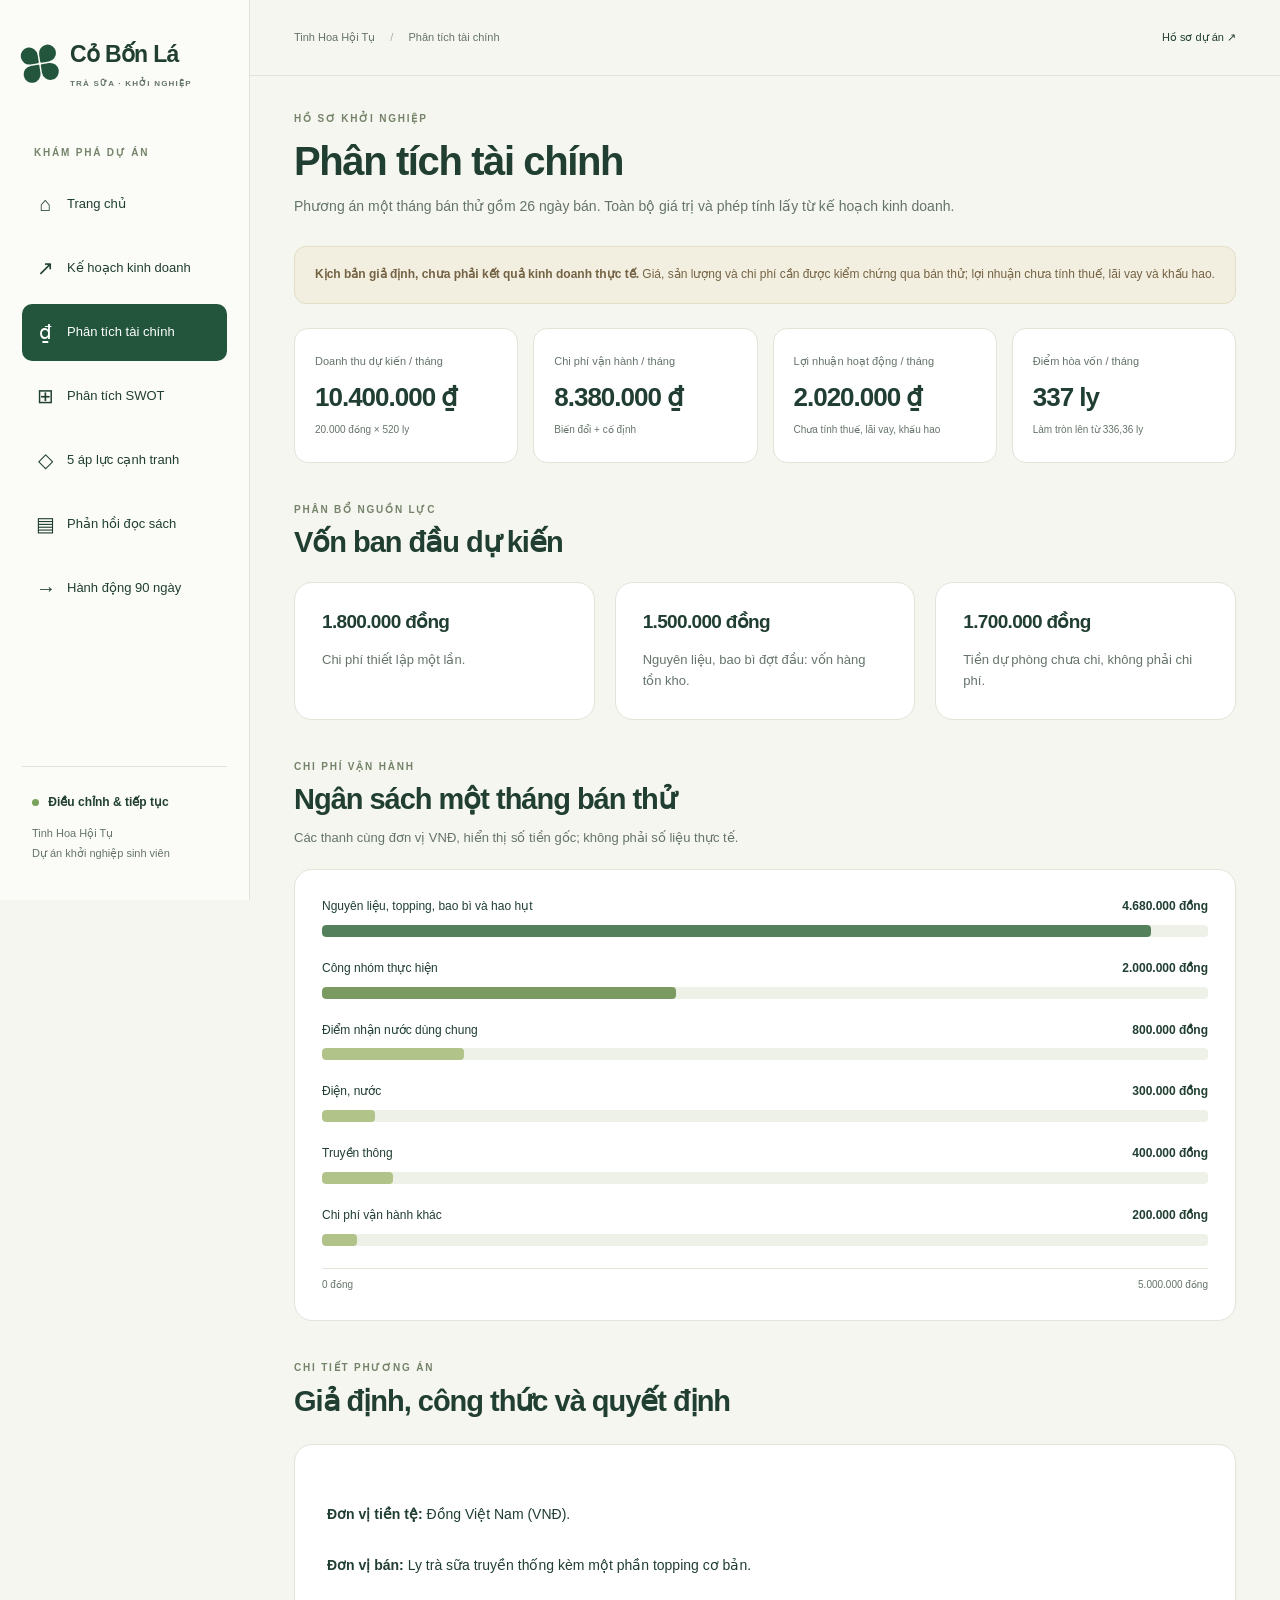
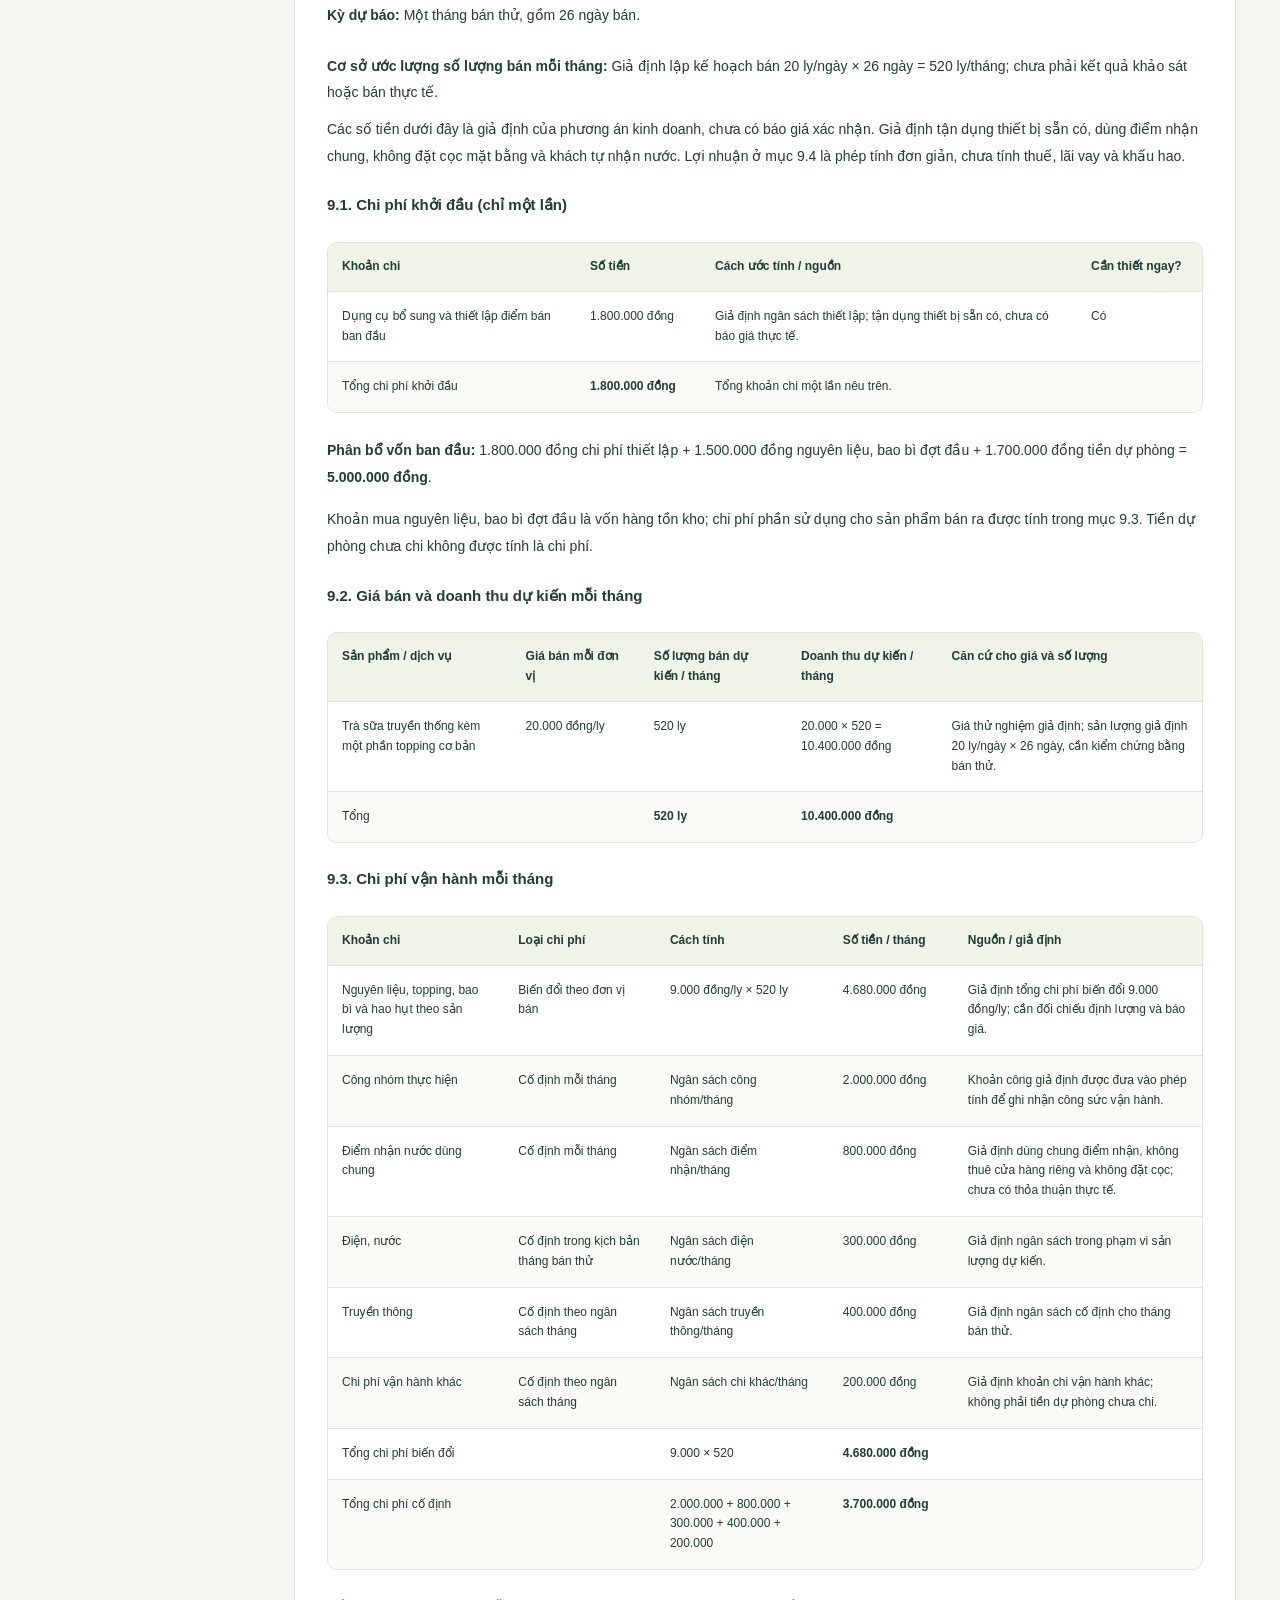
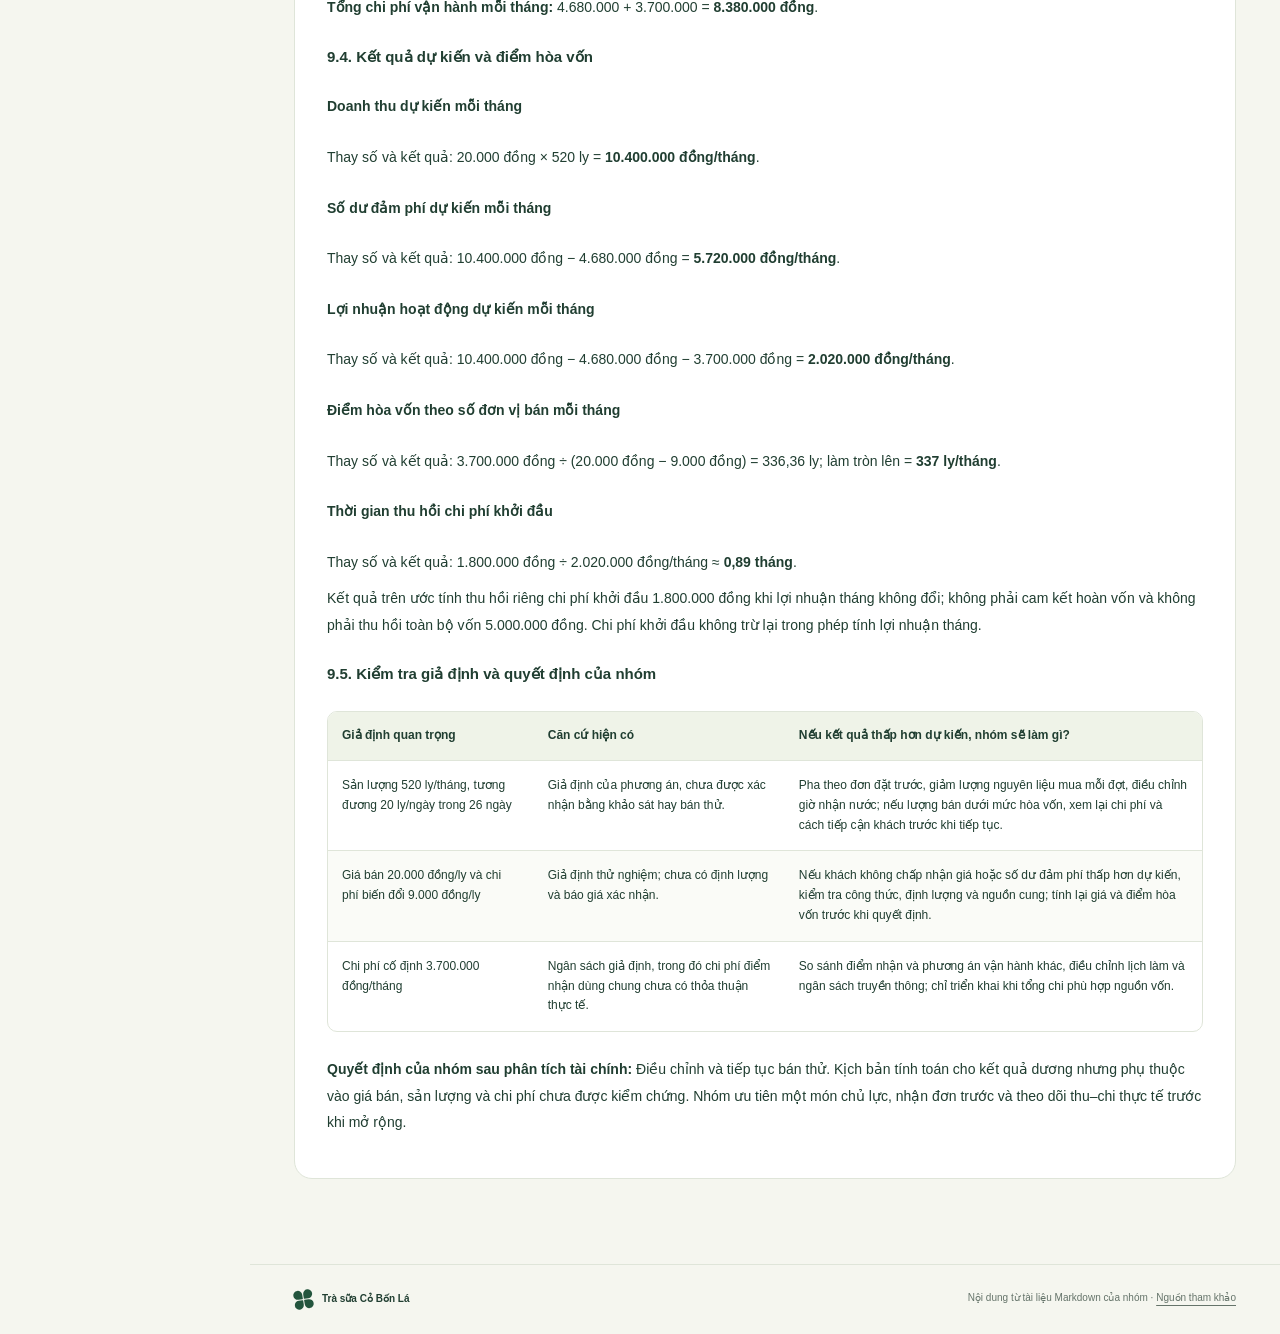
<file: financial-analysis.html>
<!doctype html><html lang="vi"><head><meta charset="utf-8"><meta name="viewport" content="width=device-width, initial-scale=1"><meta name="description" content="Phương án một tháng bán thử gồm 26 ngày bán. Toàn bộ giá trị và phép tính lấy từ kế hoạch kinh doanh."><title>Phân tích tài chính | Cỏ Bốn Lá</title><link rel="stylesheet" href="style.css"></head><body><a class="skip" href="#main">Đến nội dung</a><aside class="sidebar"><a class="brand" href="index.html"><span class="clover" aria-hidden="true"><i></i><i></i><i></i><i></i></span><span>Cỏ Bốn Lá<small>TRÀ SỮA · KHỞI NGHIỆP</small></span></a><p class="nav-label">KHÁM PHÁ DỰ ÁN</p><nav aria-label="Điều hướng chính"><a href="index.html" ><span aria-hidden="true">⌂</span>Trang chủ</a><a href="business-plan.html" ><span aria-hidden="true">↗</span>Kế hoạch kinh doanh</a><a href="financial-analysis.html" aria-current="page"><span aria-hidden="true">₫</span>Phân tích tài chính</a><a href="swot.html" ><span aria-hidden="true">⊞</span>Phân tích SWOT</a><a href="five-forces.html" ><span aria-hidden="true">◇</span>5 áp lực cạnh tranh</a><a href="reflections.html" ><span aria-hidden="true">▤</span>Phản hồi đọc sách</a><a href="action-plan.html" ><span aria-hidden="true">→</span>Hành động 90 ngày</a></nav><div class="side-bottom"><span class="status-dot"></span> Điều chỉnh & tiếp tục<p>Tinh Hoa Hội Tụ<br>Dự án khởi nghiệp sinh viên</p></div></aside><div class="workspace"><header class="topbar"><span>Tinh Hoa Hội Tụ <b>/</b> Phân tích tài chính</span><a href="business-plan.html">Hồ sơ dự án ↗</a></header><main id="main"><div class="page-heading"><p class="eyebrow">HỒ SƠ KHỞI NGHIỆP</p><h1>Phân tích tài chính</h1><p class="intro">Phương án một tháng bán thử gồm 26 ngày bán. Toàn bộ giá trị và phép tính lấy từ kế hoạch kinh doanh.</p></div><div class="notice"><strong>Kịch bản giả định, chưa phải kết quả kinh doanh thực tế.</strong> Giá, sản lượng và chi phí cần được kiểm chứng qua bán thử; lợi nhuận chưa tính thuế, lãi vay và khấu hao.</div><div class="kpis"><article class="kpi"><p>Doanh thu dự kiến / tháng</p><strong>10.400.000 ₫</strong><small>20.000 đồng × 520 ly</small></article><article class="kpi"><p>Chi phí vận hành / tháng</p><strong>8.380.000 ₫</strong><small>Biến đổi + cố định</small></article><article class="kpi"><p>Lợi nhuận hoạt động / tháng</p><strong>2.020.000 ₫</strong><small>Chưa tính thuế, lãi vay, khấu hao</small></article><article class="kpi"><p>Điểm hòa vốn / tháng</p><strong>337 ly</strong><small>Làm tròn lên từ 336,36 ly</small></article></div><div class="section-heading"><p class="eyebrow">PHÂN BỔ NGUỒN LỰC</p><h2>Vốn ban đầu dự kiến</h2></div><div class="grid three"><article class="card "><h3>1.800.000 đồng</h3><p>Chi phí thiết lập một lần.</p></article><article class="card "><h3>1.500.000 đồng</h3><p>Nguyên liệu, bao bì đợt đầu: vốn hàng tồn kho.</p></article><article class="card "><h3>1.700.000 đồng</h3><p>Tiền dự phòng chưa chi, không phải chi phí.</p></article></div><div class="section-heading"><p class="eyebrow">CHI PHÍ VẬN HÀNH</p><h2>Ngân sách một tháng bán thử</h2><p>Các thanh cùng đơn vị VNĐ, hiển thị số tiền gốc; không phải số liệu thực tế.</p></div><section class="card"><div class="bar-chart" role="img" aria-label="Chi phí vận hành mỗi tháng, đơn vị đồng Việt Nam"><div class="bar-row"><div><span>Nguyên liệu, topping, bao bì và hao hụt</span><strong>4.680.000 đồng</strong></div><div class="track"><div class="bar" style="width:93.60000000000001%"></div></div></div><div class="bar-row"><div><span>Công nhóm thực hiện</span><strong>2.000.000 đồng</strong></div><div class="track"><div class="bar" style="width:40.0%"></div></div></div><div class="bar-row"><div><span>Điểm nhận nước dùng chung</span><strong>800.000 đồng</strong></div><div class="track"><div class="bar" style="width:16.0%"></div></div></div><div class="bar-row"><div><span>Điện, nước</span><strong>300.000 đồng</strong></div><div class="track"><div class="bar" style="width:6.0%"></div></div></div><div class="bar-row"><div><span>Truyền thông</span><strong>400.000 đồng</strong></div><div class="track"><div class="bar" style="width:8.0%"></div></div></div><div class="bar-row"><div><span>Chi phí vận hành khác</span><strong>200.000 đồng</strong></div><div class="track"><div class="bar" style="width:4.0%"></div></div></div><div class="axis"><span>0 đồng</span><span>5.000.000 đồng</span></div></div></section><div class="section-heading"><p class="eyebrow">CHI TIẾT PHƯƠNG ÁN</p><h2>Giả định, công thức và quyết định</h2></div><article class="document-section"><p><strong>Đơn vị tiền tệ:</strong> Đồng Việt Nam (VNĐ).</p>
<p><strong>Đơn vị bán:</strong> Ly trà sữa truyền thống kèm một phần topping cơ bản.</p>
<p><strong>Kỳ dự báo:</strong> Một tháng bán thử, gồm 26 ngày bán.</p>
<p><strong>Cơ sở ước lượng số lượng bán mỗi tháng:</strong> Giả định lập kế hoạch bán 20 ly/ngày × 26 ngày = 520 ly/tháng; chưa phải kết quả khảo sát hoặc bán thực tế.</p>
<p>Các số tiền dưới đây là giả định của phương án kinh doanh, chưa có báo giá xác nhận. Giả định tận dụng thiết bị sẵn có, dùng điểm nhận chung, không đặt cọc mặt bằng và khách tự nhận nước. Lợi nhuận ở mục 9.4 là phép tính đơn giản, chưa tính thuế, lãi vay và khấu hao.</p>
<h4>9.1. Chi phí khởi đầu (chỉ một lần)</h4>
<div class="table-wrap"><table><thead><tr><th>Khoản chi</th><th>Số tiền</th><th>Cách ước tính / nguồn</th><th>Cần thiết ngay?</th></tr></thead><tbody><tr><td>Dụng cụ bổ sung và thiết lập điểm bán ban đầu</td><td>1.800.000 đồng</td><td>Giả định ngân sách thiết lập; tận dụng thiết bị sẵn có, chưa có báo giá thực tế.</td><td>Có</td></tr><tr><td>Tổng chi phí khởi đầu</td><td><strong>1.800.000 đồng</strong></td><td>Tổng khoản chi một lần nêu trên.</td><td></td></tr></tbody></table></div>
<p><strong>Phân bổ vốn ban đầu:</strong> 1.800.000 đồng chi phí thiết lập + 1.500.000 đồng nguyên liệu, bao bì đợt đầu + 1.700.000 đồng tiền dự phòng = <strong>5.000.000 đồng</strong>.</p>
<p>Khoản mua nguyên liệu, bao bì đợt đầu là vốn hàng tồn kho; chi phí phần sử dụng cho sản phẩm bán ra được tính trong mục 9.3. Tiền dự phòng chưa chi không được tính là chi phí.</p>
<h4>9.2. Giá bán và doanh thu dự kiến mỗi tháng</h4>
<div class="table-wrap"><table><thead><tr><th>Sản phẩm / dịch vụ</th><th>Giá bán mỗi đơn vị</th><th>Số lượng bán dự kiến / tháng</th><th>Doanh thu dự kiến / tháng</th><th>Căn cứ cho giá và số lượng</th></tr></thead><tbody><tr><td>Trà sữa truyền thống kèm một phần topping cơ bản</td><td>20.000 đồng/ly</td><td>520 ly</td><td>20.000 × 520 = 10.400.000 đồng</td><td>Giá thử nghiệm giả định; sản lượng giả định 20 ly/ngày × 26 ngày, cần kiểm chứng bằng bán thử.</td></tr><tr><td>Tổng</td><td></td><td><strong>520 ly</strong></td><td><strong>10.400.000 đồng</strong></td><td></td></tr></tbody></table></div>
<h4>9.3. Chi phí vận hành mỗi tháng</h4>
<div class="table-wrap"><table><thead><tr><th>Khoản chi</th><th>Loại chi phí</th><th>Cách tính</th><th>Số tiền / tháng</th><th>Nguồn / giả định</th></tr></thead><tbody><tr><td>Nguyên liệu, topping, bao bì và hao hụt theo sản lượng</td><td>Biến đổi theo đơn vị bán</td><td>9.000 đồng/ly × 520 ly</td><td>4.680.000 đồng</td><td>Giả định tổng chi phí biến đổi 9.000 đồng/ly; cần đối chiếu định lượng và báo giá.</td></tr><tr><td>Công nhóm thực hiện</td><td>Cố định mỗi tháng</td><td>Ngân sách công nhóm/tháng</td><td>2.000.000 đồng</td><td>Khoản công giả định được đưa vào phép tính để ghi nhận công sức vận hành.</td></tr><tr><td>Điểm nhận nước dùng chung</td><td>Cố định mỗi tháng</td><td>Ngân sách điểm nhận/tháng</td><td>800.000 đồng</td><td>Giả định dùng chung điểm nhận, không thuê cửa hàng riêng và không đặt cọc; chưa có thỏa thuận thực tế.</td></tr><tr><td>Điện, nước</td><td>Cố định trong kịch bản tháng bán thử</td><td>Ngân sách điện nước/tháng</td><td>300.000 đồng</td><td>Giả định ngân sách trong phạm vi sản lượng dự kiến.</td></tr><tr><td>Truyền thông</td><td>Cố định theo ngân sách tháng</td><td>Ngân sách truyền thông/tháng</td><td>400.000 đồng</td><td>Giả định ngân sách cố định cho tháng bán thử.</td></tr><tr><td>Chi phí vận hành khác</td><td>Cố định theo ngân sách tháng</td><td>Ngân sách chi khác/tháng</td><td>200.000 đồng</td><td>Giả định khoản chi vận hành khác; không phải tiền dự phòng chưa chi.</td></tr><tr><td>Tổng chi phí biến đổi</td><td></td><td>9.000 × 520</td><td><strong>4.680.000 đồng</strong></td><td></td></tr><tr><td>Tổng chi phí cố định</td><td></td><td>2.000.000 + 800.000 + 300.000 + 400.000 + 200.000</td><td><strong>3.700.000 đồng</strong></td><td></td></tr></tbody></table></div>
<p><strong>Tổng chi phí vận hành mỗi tháng:</strong> 4.680.000 + 3.700.000 = <strong>8.380.000 đồng</strong>.</p>
<h4>9.4. Kết quả dự kiến và điểm hòa vốn</h4>
<p><strong>Doanh thu dự kiến mỗi tháng</strong></p>
<p>Thay số và kết quả: 20.000 đồng × 520 ly = <strong>10.400.000 đồng/tháng</strong>.</p>
<p><strong>Số dư đảm phí dự kiến mỗi tháng</strong></p>
<p>Thay số và kết quả: 10.400.000 đồng − 4.680.000 đồng = <strong>5.720.000 đồng/tháng</strong>.</p>
<p><strong>Lợi nhuận hoạt động dự kiến mỗi tháng</strong></p>
<p>Thay số và kết quả: 10.400.000 đồng − 4.680.000 đồng − 3.700.000 đồng = <strong>2.020.000 đồng/tháng</strong>.</p>
<p><strong>Điểm hòa vốn theo số đơn vị bán mỗi tháng</strong></p>
<p>Thay số và kết quả: 3.700.000 đồng ÷ (20.000 đồng − 9.000 đồng) = 336,36 ly; làm tròn lên = <strong>337 ly/tháng</strong>.</p>
<p><strong>Thời gian thu hồi chi phí khởi đầu</strong></p>
<p>Thay số và kết quả: 1.800.000 đồng ÷ 2.020.000 đồng/tháng ≈ <strong>0,89 tháng</strong>.</p>
<p>Kết quả trên ước tính thu hồi riêng chi phí khởi đầu 1.800.000 đồng khi lợi nhuận tháng không đổi; không phải cam kết hoàn vốn và không phải thu hồi toàn bộ vốn 5.000.000 đồng. Chi phí khởi đầu không trừ lại trong phép tính lợi nhuận tháng.</p>
<h4>9.5. Kiểm tra giả định và quyết định của nhóm</h4>
<div class="table-wrap"><table><thead><tr><th>Giả định quan trọng</th><th>Căn cứ hiện có</th><th>Nếu kết quả thấp hơn dự kiến, nhóm sẽ làm gì?</th></tr></thead><tbody><tr><td>Sản lượng 520 ly/tháng, tương đương 20 ly/ngày trong 26 ngày</td><td>Giả định của phương án, chưa được xác nhận bằng khảo sát hay bán thử.</td><td>Pha theo đơn đặt trước, giảm lượng nguyên liệu mua mỗi đợt, điều chỉnh giờ nhận nước; nếu lượng bán dưới mức hòa vốn, xem lại chi phí và cách tiếp cận khách trước khi tiếp tục.</td></tr><tr><td>Giá bán 20.000 đồng/ly và chi phí biến đổi 9.000 đồng/ly</td><td>Giả định thử nghiệm; chưa có định lượng và báo giá xác nhận.</td><td>Nếu khách không chấp nhận giá hoặc số dư đảm phí thấp hơn dự kiến, kiểm tra công thức, định lượng và nguồn cung; tính lại giá và điểm hòa vốn trước khi quyết định.</td></tr><tr><td>Chi phí cố định 3.700.000 đồng/tháng</td><td>Ngân sách giả định, trong đó chi phí điểm nhận dùng chung chưa có thỏa thuận thực tế.</td><td>So sánh điểm nhận và phương án vận hành khác, điều chỉnh lịch làm và ngân sách truyền thông; chỉ triển khai khi tổng chi phù hợp nguồn vốn.</td></tr></tbody></table></div>
<p><strong>Quyết định của nhóm sau phân tích tài chính:</strong> Điều chỉnh và tiếp tục bán thử. Kịch bản tính toán cho kết quả dương nhưng phụ thuộc vào giá bán, sản lượng và chi phí chưa được kiểm chứng. Nhóm ưu tiên một món chủ lực, nhận đơn trước và theo dõi thu–chi thực tế trước khi mở rộng.</p></article></main><footer><span><span class="clover" aria-hidden="true"><i></i><i></i><i></i><i></i></span> Trà sữa Cỏ Bốn Lá</span><span>Nội dung từ tài liệu Markdown của nhóm · <a href="business-plan.html#tai-lieu">Nguồn tham khảo</a></span></footer></div></body></html>
</file>
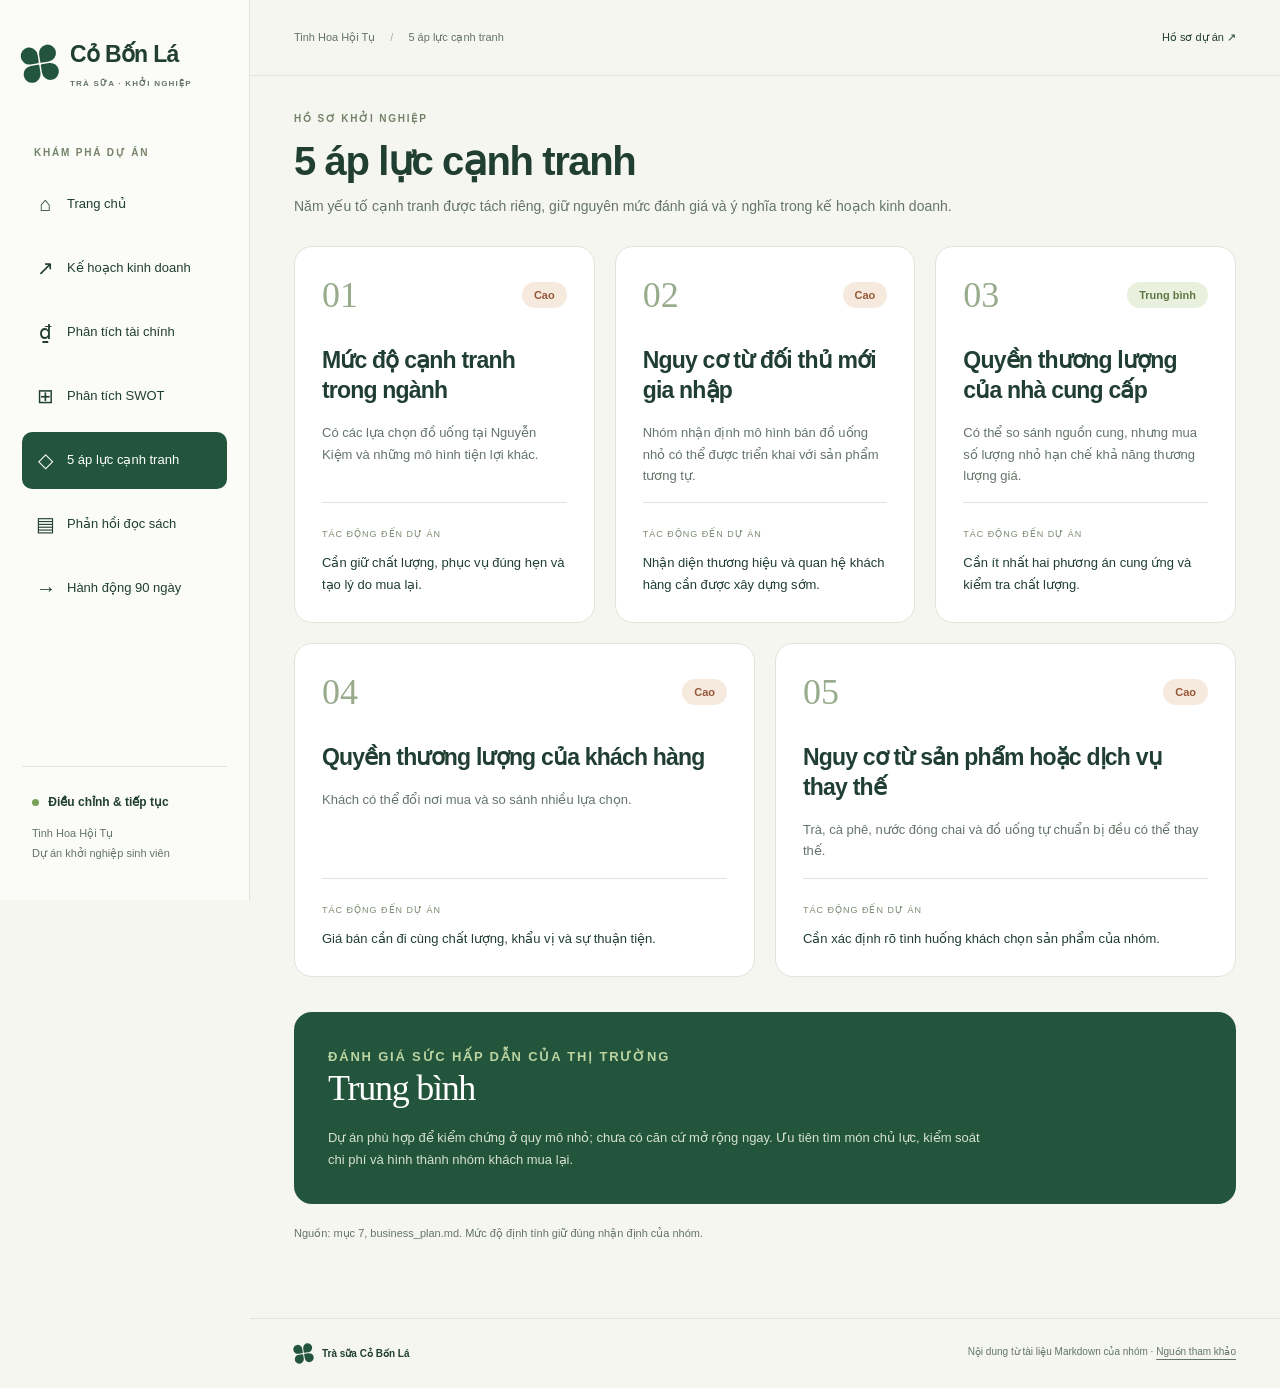
<file: five-forces.html>
<!doctype html><html lang="vi"><head><meta charset="utf-8"><meta name="viewport" content="width=device-width, initial-scale=1"><meta name="description" content="Năm yếu tố cạnh tranh được tách riêng, giữ nguyên mức đánh giá và ý nghĩa trong kế hoạch kinh doanh."><title>5 áp lực cạnh tranh | Cỏ Bốn Lá</title><link rel="stylesheet" href="style.css"></head><body><a class="skip" href="#main">Đến nội dung</a><aside class="sidebar"><a class="brand" href="index.html"><span class="clover" aria-hidden="true"><i></i><i></i><i></i><i></i></span><span>Cỏ Bốn Lá<small>TRÀ SỮA · KHỞI NGHIỆP</small></span></a><p class="nav-label">KHÁM PHÁ DỰ ÁN</p><nav aria-label="Điều hướng chính"><a href="index.html" ><span aria-hidden="true">⌂</span>Trang chủ</a><a href="business-plan.html" ><span aria-hidden="true">↗</span>Kế hoạch kinh doanh</a><a href="financial-analysis.html" ><span aria-hidden="true">₫</span>Phân tích tài chính</a><a href="swot.html" ><span aria-hidden="true">⊞</span>Phân tích SWOT</a><a href="five-forces.html" aria-current="page"><span aria-hidden="true">◇</span>5 áp lực cạnh tranh</a><a href="reflections.html" ><span aria-hidden="true">▤</span>Phản hồi đọc sách</a><a href="action-plan.html" ><span aria-hidden="true">→</span>Hành động 90 ngày</a></nav><div class="side-bottom"><span class="status-dot"></span> Điều chỉnh & tiếp tục<p>Tinh Hoa Hội Tụ<br>Dự án khởi nghiệp sinh viên</p></div></aside><div class="workspace"><header class="topbar"><span>Tinh Hoa Hội Tụ <b>/</b> 5 áp lực cạnh tranh</span><a href="business-plan.html">Hồ sơ dự án ↗</a></header><main id="main"><div class="page-heading"><p class="eyebrow">HỒ SƠ KHỞI NGHIỆP</p><h1>5 áp lực cạnh tranh</h1><p class="intro">Năm yếu tố cạnh tranh được tách riêng, giữ nguyên mức đánh giá và ý nghĩa trong kế hoạch kinh doanh.</p></div><div class="force-grid"><article class="card force"><div class="force-top"><span class="force-number">01</span><span class="badge high">Cao</span></div><h2>Mức độ cạnh tranh trong ngành</h2><p>Có các lựa chọn đồ uống tại Nguyễn Kiệm và những mô hình tiện lợi khác.</p><div class="implication"><span>TÁC ĐỘNG ĐẾN DỰ ÁN</span><p>Cần giữ chất lượng, phục vụ đúng hẹn và tạo lý do mua lại.</p></div></article><article class="card force"><div class="force-top"><span class="force-number">02</span><span class="badge high">Cao</span></div><h2>Nguy cơ từ đối thủ mới gia nhập</h2><p>Nhóm nhận định mô hình bán đồ uống nhỏ có thể được triển khai với sản phẩm tương tự.</p><div class="implication"><span>TÁC ĐỘNG ĐẾN DỰ ÁN</span><p>Nhận diện thương hiệu và quan hệ khách hàng cần được xây dựng sớm.</p></div></article><article class="card force"><div class="force-top"><span class="force-number">03</span><span class="badge medium">Trung bình</span></div><h2>Quyền thương lượng của nhà cung cấp</h2><p>Có thể so sánh nguồn cung, nhưng mua số lượng nhỏ hạn chế khả năng thương lượng giá.</p><div class="implication"><span>TÁC ĐỘNG ĐẾN DỰ ÁN</span><p>Cần ít nhất hai phương án cung ứng và kiểm tra chất lượng.</p></div></article><article class="card force"><div class="force-top"><span class="force-number">04</span><span class="badge high">Cao</span></div><h2>Quyền thương lượng của khách hàng</h2><p>Khách có thể đổi nơi mua và so sánh nhiều lựa chọn.</p><div class="implication"><span>TÁC ĐỘNG ĐẾN DỰ ÁN</span><p>Giá bán cần đi cùng chất lượng, khẩu vị và sự thuận tiện.</p></div></article><article class="card force"><div class="force-top"><span class="force-number">05</span><span class="badge high">Cao</span></div><h2>Nguy cơ từ sản phẩm hoặc dịch vụ thay thế</h2><p>Trà, cà phê, nước đóng chai và đồ uống tự chuẩn bị đều có thể thay thế.</p><div class="implication"><span>TÁC ĐỘNG ĐẾN DỰ ÁN</span><p>Cần xác định rõ tình huống khách chọn sản phẩm của nhóm.</p></div></article></div><section class="decision"><div><p class="eyebrow">ĐÁNH GIÁ SỨC HẤP DẪN CỦA THỊ TRƯỜNG</p><h2>Trung bình</h2><p>Dự án phù hợp để kiểm chứng ở quy mô nhỏ; chưa có căn cứ mở rộng ngay. Ưu tiên tìm món chủ lực, kiểm soát chi phí và hình thành nhóm khách mua lại.</p></div></section><p class="source-note">Nguồn: mục 7, business_plan.md. Mức độ định tính giữ đúng nhận định của nhóm.</p></main><footer><span><span class="clover" aria-hidden="true"><i></i><i></i><i></i><i></i></span> Trà sữa Cỏ Bốn Lá</span><span>Nội dung từ tài liệu Markdown của nhóm · <a href="business-plan.html#tai-lieu">Nguồn tham khảo</a></span></footer></div></body></html>
</file>
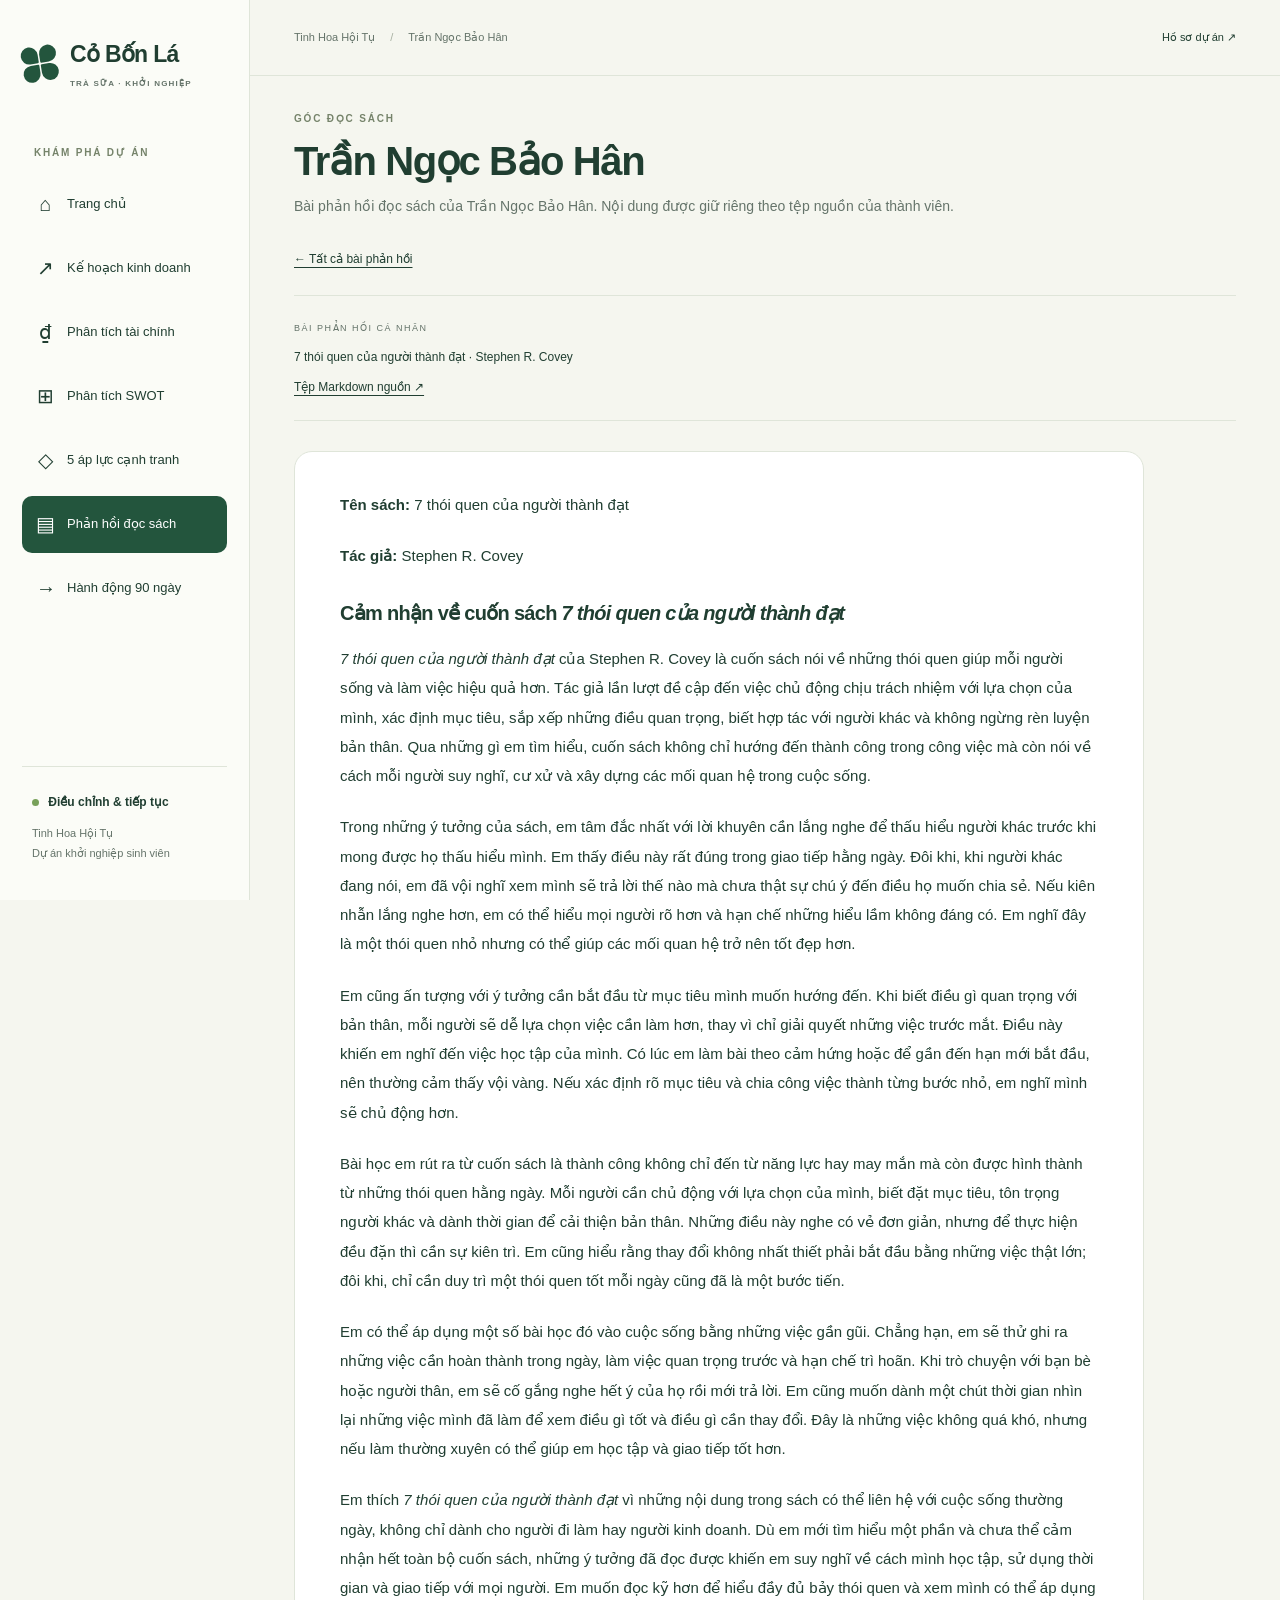
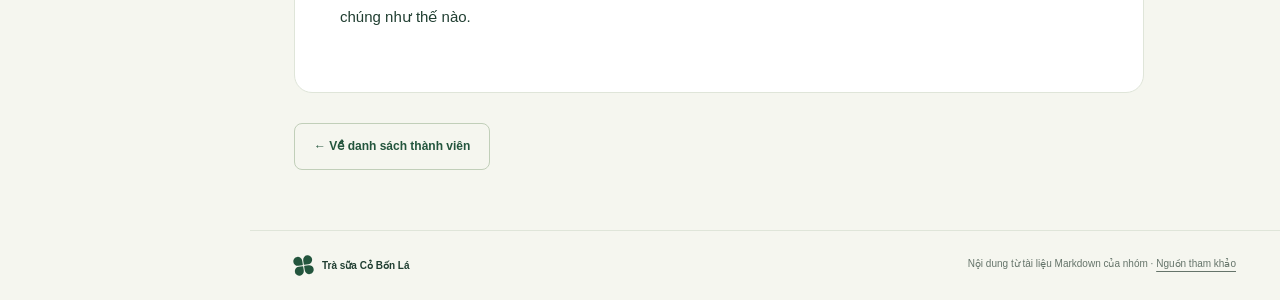
<file: reflection-bao-han.html>
<!doctype html><html lang="vi"><head><meta charset="utf-8"><meta name="viewport" content="width=device-width, initial-scale=1"><meta name="description" content="Bài phản hồi đọc sách của Trần Ngọc Bảo Hân. Nội dung được giữ riêng theo tệp nguồn của thành viên."><title>Trần Ngọc Bảo Hân | Cỏ Bốn Lá</title><link rel="stylesheet" href="style.css"></head><body><a class="skip" href="#main">Đến nội dung</a><aside class="sidebar"><a class="brand" href="index.html"><span class="clover" aria-hidden="true"><i></i><i></i><i></i><i></i></span><span>Cỏ Bốn Lá<small>TRÀ SỮA · KHỞI NGHIỆP</small></span></a><p class="nav-label">KHÁM PHÁ DỰ ÁN</p><nav aria-label="Điều hướng chính"><a href="index.html" ><span aria-hidden="true">⌂</span>Trang chủ</a><a href="business-plan.html" ><span aria-hidden="true">↗</span>Kế hoạch kinh doanh</a><a href="financial-analysis.html" ><span aria-hidden="true">₫</span>Phân tích tài chính</a><a href="swot.html" ><span aria-hidden="true">⊞</span>Phân tích SWOT</a><a href="five-forces.html" ><span aria-hidden="true">◇</span>5 áp lực cạnh tranh</a><a href="reflections.html" aria-current="page"><span aria-hidden="true">▤</span>Phản hồi đọc sách</a><a href="action-plan.html" ><span aria-hidden="true">→</span>Hành động 90 ngày</a></nav><div class="side-bottom"><span class="status-dot"></span> Điều chỉnh & tiếp tục<p>Tinh Hoa Hội Tụ<br>Dự án khởi nghiệp sinh viên</p></div></aside><div class="workspace"><header class="topbar"><span>Tinh Hoa Hội Tụ <b>/</b> Trần Ngọc Bảo Hân</span><a href="business-plan.html">Hồ sơ dự án ↗</a></header><main id="main"><div class="page-heading"><p class="eyebrow">GÓC ĐỌC SÁCH</p><h1>Trần Ngọc Bảo Hân</h1><p class="intro">Bài phản hồi đọc sách của Trần Ngọc Bảo Hân. Nội dung được giữ riêng theo tệp nguồn của thành viên.</p></div><a class="back-link" href="reflections.html">← Tất cả bài phản hồi</a><div class="reading-meta"><span>BÀI PHẢN HỒI CÁ NHÂN</span><p>7 thói quen của người thành đạt · Stephen R. Covey</p><a href="sources/reflections/bao-han.md" download>Tệp Markdown nguồn ↗</a></div><article class="reading"><p><strong>Tên sách:</strong> 7 thói quen của người thành đạt</p>
<p><strong>Tác giả:</strong> Stephen R. Covey</p>
<h3>Cảm nhận về cuốn sách <em>7 thói quen của người thành đạt</em></h3>
<p><em>7 thói quen của người thành đạt</em> của Stephen R. Covey là cuốn sách nói về những thói quen giúp mỗi người sống và làm việc hiệu quả hơn. Tác giả lần lượt đề cập đến việc chủ động chịu trách nhiệm với lựa chọn của mình, xác định mục tiêu, sắp xếp những điều quan trọng, biết hợp tác với người khác và không ngừng rèn luyện bản thân. Qua những gì em tìm hiểu, cuốn sách không chỉ hướng đến thành công trong công việc mà còn nói về cách mỗi người suy nghĩ, cư xử và xây dựng các mối quan hệ trong cuộc sống.</p>
<p>Trong những ý tưởng của sách, em tâm đắc nhất với lời khuyên cần lắng nghe để thấu hiểu người khác trước khi mong được họ thấu hiểu mình. Em thấy điều này rất đúng trong giao tiếp hằng ngày. Đôi khi, khi người khác đang nói, em đã vội nghĩ xem mình sẽ trả lời thế nào mà chưa thật sự chú ý đến điều họ muốn chia sẻ. Nếu kiên nhẫn lắng nghe hơn, em có thể hiểu mọi người rõ hơn và hạn chế những hiểu lầm không đáng có. Em nghĩ đây là một thói quen nhỏ nhưng có thể giúp các mối quan hệ trở nên tốt đẹp hơn.</p>
<p>Em cũng ấn tượng với ý tưởng cần bắt đầu từ mục tiêu mình muốn hướng đến. Khi biết điều gì quan trọng với bản thân, mỗi người sẽ dễ lựa chọn việc cần làm hơn, thay vì chỉ giải quyết những việc trước mắt. Điều này khiến em nghĩ đến việc học tập của mình. Có lúc em làm bài theo cảm hứng hoặc để gần đến hạn mới bắt đầu, nên thường cảm thấy vội vàng. Nếu xác định rõ mục tiêu và chia công việc thành từng bước nhỏ, em nghĩ mình sẽ chủ động hơn.</p>
<p>Bài học em rút ra từ cuốn sách là thành công không chỉ đến từ năng lực hay may mắn mà còn được hình thành từ những thói quen hằng ngày. Mỗi người cần chủ động với lựa chọn của mình, biết đặt mục tiêu, tôn trọng người khác và dành thời gian để cải thiện bản thân. Những điều này nghe có vẻ đơn giản, nhưng để thực hiện đều đặn thì cần sự kiên trì. Em cũng hiểu rằng thay đổi không nhất thiết phải bắt đầu bằng những việc thật lớn; đôi khi, chỉ cần duy trì một thói quen tốt mỗi ngày cũng đã là một bước tiến.</p>
<p>Em có thể áp dụng một số bài học đó vào cuộc sống bằng những việc gần gũi. Chẳng hạn, em sẽ thử ghi ra những việc cần hoàn thành trong ngày, làm việc quan trọng trước và hạn chế trì hoãn. Khi trò chuyện với bạn bè hoặc người thân, em sẽ cố gắng nghe hết ý của họ rồi mới trả lời. Em cũng muốn dành một chút thời gian nhìn lại những việc mình đã làm để xem điều gì tốt và điều gì cần thay đổi. Đây là những việc không quá khó, nhưng nếu làm thường xuyên có thể giúp em học tập và giao tiếp tốt hơn.</p>
<p>Em thích <em>7 thói quen của người thành đạt</em> vì những nội dung trong sách có thể liên hệ với cuộc sống thường ngày, không chỉ dành cho người đi làm hay người kinh doanh. Dù em mới tìm hiểu một phần và chưa thể cảm nhận hết toàn bộ cuốn sách, những ý tưởng đã đọc được khiến em suy nghĩ về cách mình học tập, sử dụng thời gian và giao tiếp với mọi người. Em muốn đọc kỹ hơn để hiểu đầy đủ bảy thói quen và xem mình có thể áp dụng chúng như thế nào.</p></article><a class="button outline" href="reflections.html">← Về danh sách thành viên</a></main><footer><span><span class="clover" aria-hidden="true"><i></i><i></i><i></i><i></i></span> Trà sữa Cỏ Bốn Lá</span><span>Nội dung từ tài liệu Markdown của nhóm · <a href="business-plan.html#tai-lieu">Nguồn tham khảo</a></span></footer></div></body></html>
</file>
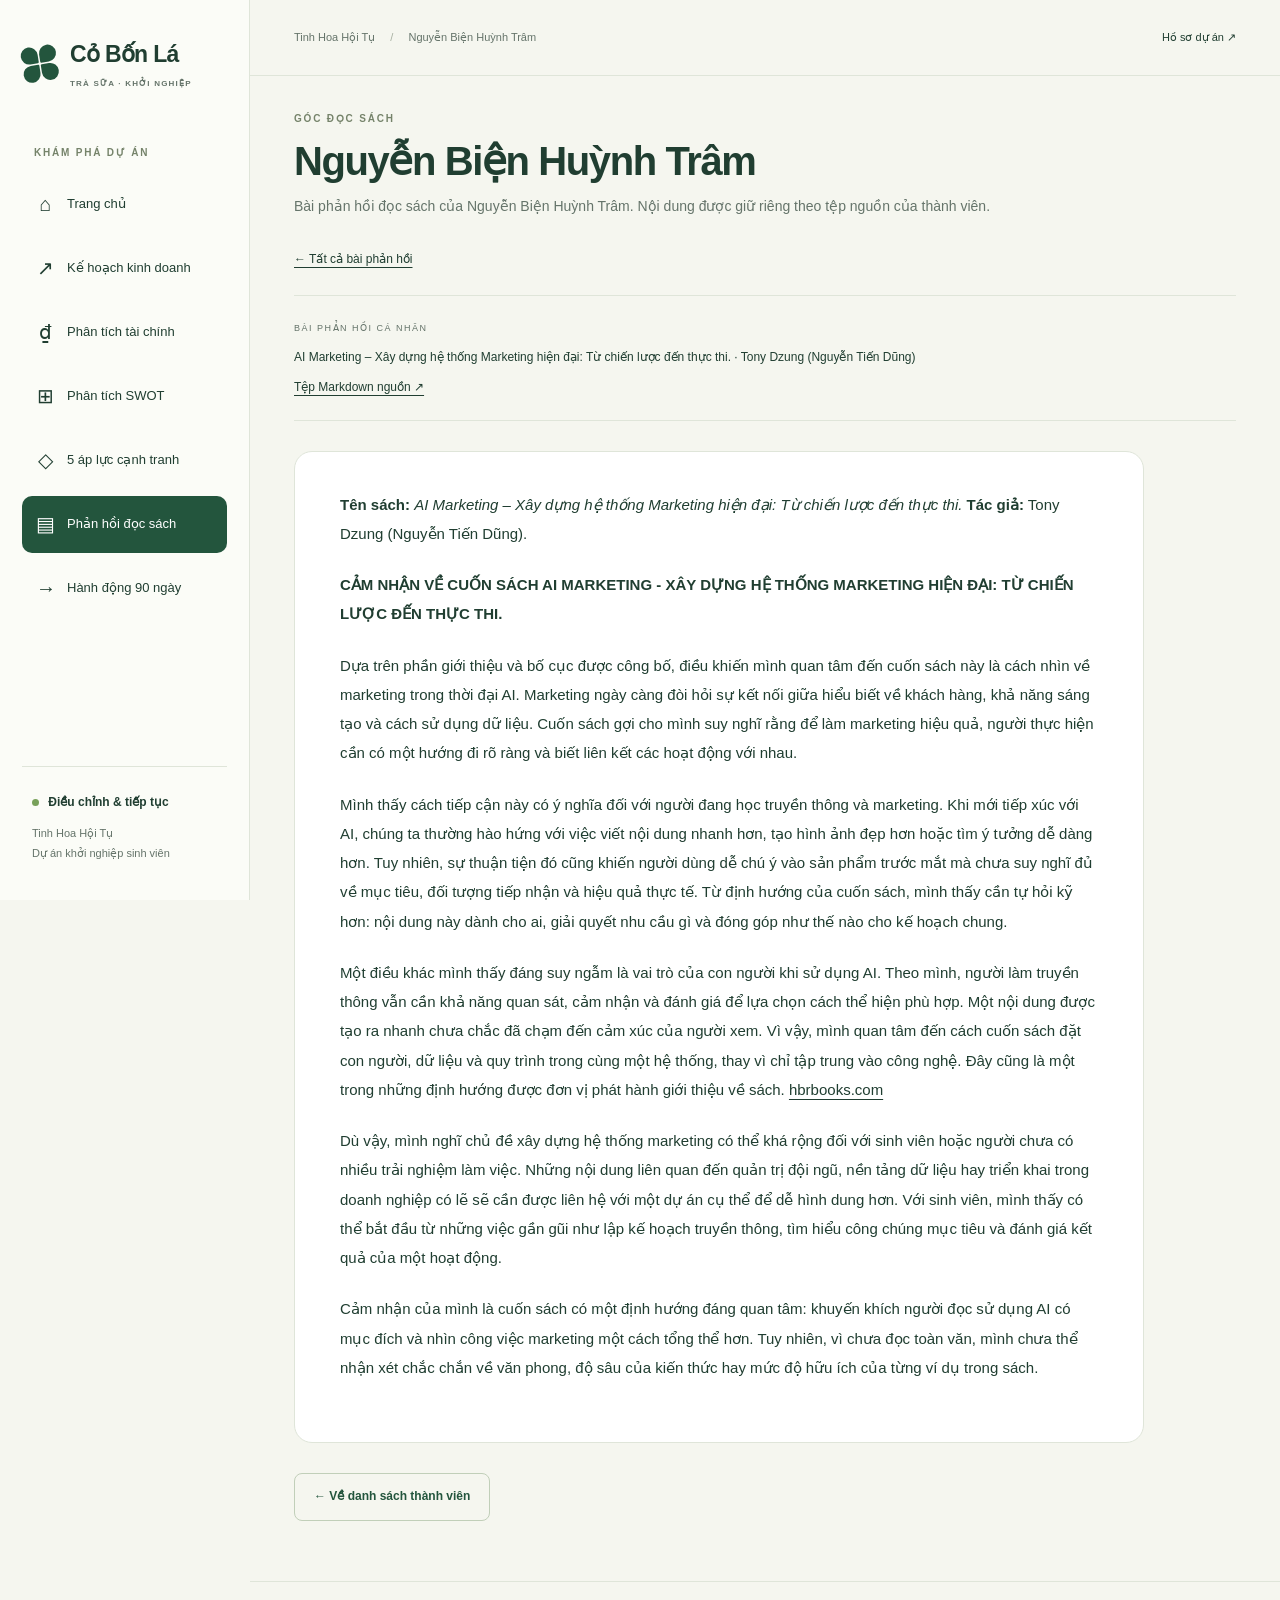
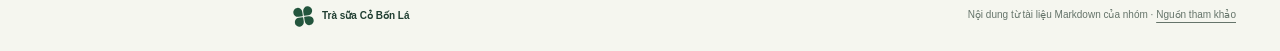
<file: reflection-huynh-tram.html>
<!doctype html><html lang="vi"><head><meta charset="utf-8"><meta name="viewport" content="width=device-width, initial-scale=1"><meta name="description" content="Bài phản hồi đọc sách của Nguyễn Biện Huỳnh Trâm. Nội dung được giữ riêng theo tệp nguồn của thành viên."><title>Nguyễn Biện Huỳnh Trâm | Cỏ Bốn Lá</title><link rel="stylesheet" href="style.css"></head><body><a class="skip" href="#main">Đến nội dung</a><aside class="sidebar"><a class="brand" href="index.html"><span class="clover" aria-hidden="true"><i></i><i></i><i></i><i></i></span><span>Cỏ Bốn Lá<small>TRÀ SỮA · KHỞI NGHIỆP</small></span></a><p class="nav-label">KHÁM PHÁ DỰ ÁN</p><nav aria-label="Điều hướng chính"><a href="index.html" ><span aria-hidden="true">⌂</span>Trang chủ</a><a href="business-plan.html" ><span aria-hidden="true">↗</span>Kế hoạch kinh doanh</a><a href="financial-analysis.html" ><span aria-hidden="true">₫</span>Phân tích tài chính</a><a href="swot.html" ><span aria-hidden="true">⊞</span>Phân tích SWOT</a><a href="five-forces.html" ><span aria-hidden="true">◇</span>5 áp lực cạnh tranh</a><a href="reflections.html" aria-current="page"><span aria-hidden="true">▤</span>Phản hồi đọc sách</a><a href="action-plan.html" ><span aria-hidden="true">→</span>Hành động 90 ngày</a></nav><div class="side-bottom"><span class="status-dot"></span> Điều chỉnh & tiếp tục<p>Tinh Hoa Hội Tụ<br>Dự án khởi nghiệp sinh viên</p></div></aside><div class="workspace"><header class="topbar"><span>Tinh Hoa Hội Tụ <b>/</b> Nguyễn Biện Huỳnh Trâm</span><a href="business-plan.html">Hồ sơ dự án ↗</a></header><main id="main"><div class="page-heading"><p class="eyebrow">GÓC ĐỌC SÁCH</p><h1>Nguyễn Biện Huỳnh Trâm</h1><p class="intro">Bài phản hồi đọc sách của Nguyễn Biện Huỳnh Trâm. Nội dung được giữ riêng theo tệp nguồn của thành viên.</p></div><a class="back-link" href="reflections.html">← Tất cả bài phản hồi</a><div class="reading-meta"><span>BÀI PHẢN HỒI CÁ NHÂN</span><p>AI Marketing – Xây dựng hệ thống Marketing hiện đại: Từ chiến lược đến thực thi. · Tony Dzung (Nguyễn Tiến Dũng)</p><a href="sources/reflections/huynh-tram.md" download>Tệp Markdown nguồn ↗</a></div><article class="reading"><p><strong>Tên sách:</strong> <em>AI Marketing – Xây dựng hệ thống Marketing hiện đại: Từ chiến lược đến thực thi.</em> <strong>Tác giả:</strong> Tony Dzung (Nguyễn Tiến Dũng). </p>
<p><strong>CẢM NHẬN VỀ CUỐN SÁCH AI MARKETING - XÂY DỰNG HỆ THỐNG MARKETING HIỆN ĐẠI: TỪ CHIẾN LƯỢC ĐẾN THỰC THI.</strong></p>
<p>Dựa trên phần giới thiệu và bố cục được công bố, điều khiến mình quan tâm đến cuốn sách này là cách nhìn về marketing trong thời đại AI. Marketing ngày càng đòi hỏi sự kết nối giữa hiểu biết về khách hàng, khả năng sáng tạo và cách sử dụng dữ liệu. Cuốn sách gợi cho mình suy nghĩ rằng để làm marketing hiệu quả, người thực hiện cần có một hướng đi rõ ràng và biết liên kết các hoạt động với nhau.</p>
<p>Mình thấy cách tiếp cận này có ý nghĩa đối với người đang học truyền thông và marketing. Khi mới tiếp xúc với AI, chúng ta thường hào hứng với việc viết nội dung nhanh hơn, tạo hình ảnh đẹp hơn hoặc tìm ý tưởng dễ dàng hơn. Tuy nhiên, sự thuận tiện đó cũng khiến người dùng dễ chú ý vào sản phẩm trước mắt mà chưa suy nghĩ đủ về mục tiêu, đối tượng tiếp nhận và hiệu quả thực tế. Từ định hướng của cuốn sách, mình thấy cần tự hỏi kỹ hơn: nội dung này dành cho ai, giải quyết nhu cầu gì và đóng góp như thế nào cho kế hoạch chung.</p>
<p>Một điều khác mình thấy đáng suy ngẫm là vai trò của con người khi sử dụng AI. Theo mình, người làm truyền thông vẫn cần khả năng quan sát, cảm nhận và đánh giá để lựa chọn cách thể hiện phù hợp. Một nội dung được tạo ra nhanh chưa chắc đã chạm đến cảm xúc của người xem. Vì vậy, mình quan tâm đến cách cuốn sách đặt con người, dữ liệu và quy trình trong cùng một hệ thống, thay vì chỉ tập trung vào công nghệ. Đây cũng là một trong những định hướng được đơn vị phát hành giới thiệu về sách. <a href="https://hbrbooks.com/sach-ve-marketing/ai-marketing-xay-dung-he-thong-marketing-hien-dai-tu-chien-luoc-den-thuc-thi?utm_source=chatgpt.com" target="_blank" rel="noopener noreferrer">hbrbooks.com</a></p>
<p>Dù vậy, mình nghĩ chủ đề xây dựng hệ thống marketing có thể khá rộng đối với sinh viên hoặc người chưa có nhiều trải nghiệm làm việc. Những nội dung liên quan đến quản trị đội ngũ, nền tảng dữ liệu hay triển khai trong doanh nghiệp có lẽ sẽ cần được liên hệ với một dự án cụ thể để dễ hình dung hơn. Với sinh viên, mình thấy có thể bắt đầu từ những việc gần gũi như lập kế hoạch truyền thông, tìm hiểu công chúng mục tiêu và đánh giá kết quả của một hoạt động.</p>
<p>Cảm nhận của mình là cuốn sách có một định hướng đáng quan tâm: khuyến khích người đọc sử dụng AI có mục đích và nhìn công việc marketing một cách tổng thể hơn. Tuy nhiên, vì chưa đọc toàn văn, mình chưa thể nhận xét chắc chắn về văn phong, độ sâu của kiến thức hay mức độ hữu ích của từng ví dụ trong sách.</p></article><a class="button outline" href="reflections.html">← Về danh sách thành viên</a></main><footer><span><span class="clover" aria-hidden="true"><i></i><i></i><i></i><i></i></span> Trà sữa Cỏ Bốn Lá</span><span>Nội dung từ tài liệu Markdown của nhóm · <a href="business-plan.html#tai-lieu">Nguồn tham khảo</a></span></footer></div></body></html>
</file>
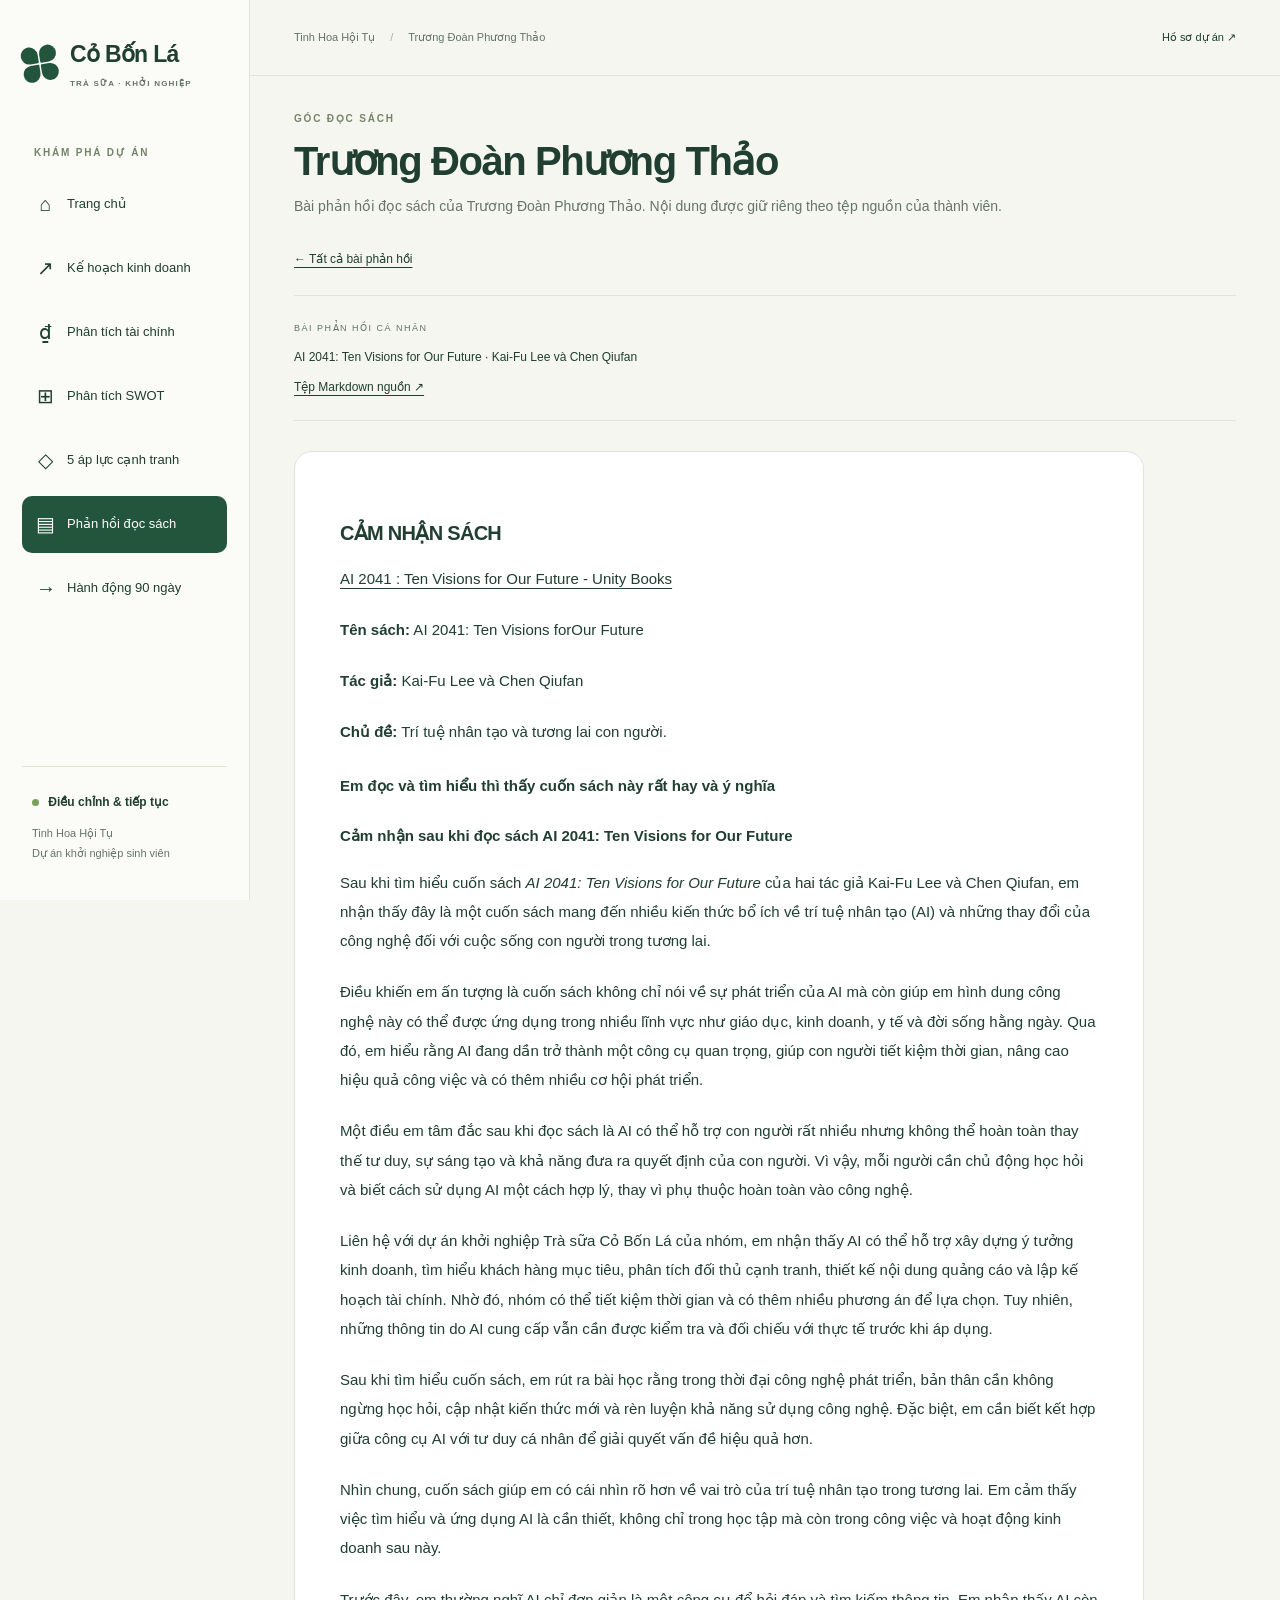
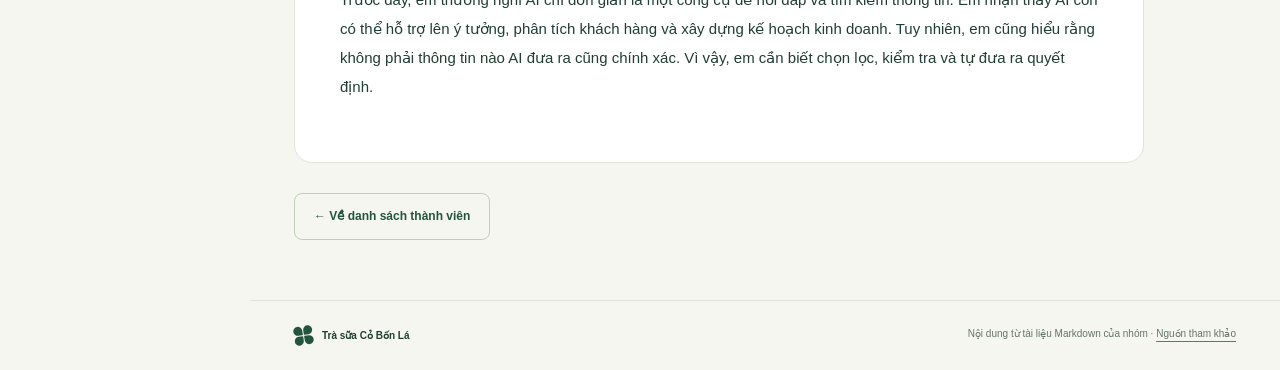
<file: reflection-phuong-thao.html>
<!doctype html><html lang="vi"><head><meta charset="utf-8"><meta name="viewport" content="width=device-width, initial-scale=1"><meta name="description" content="Bài phản hồi đọc sách của Trương Đoàn Phương Thảo. Nội dung được giữ riêng theo tệp nguồn của thành viên."><title>Trương Đoàn Phương Thảo | Cỏ Bốn Lá</title><link rel="stylesheet" href="style.css"></head><body><a class="skip" href="#main">Đến nội dung</a><aside class="sidebar"><a class="brand" href="index.html"><span class="clover" aria-hidden="true"><i></i><i></i><i></i><i></i></span><span>Cỏ Bốn Lá<small>TRÀ SỮA · KHỞI NGHIỆP</small></span></a><p class="nav-label">KHÁM PHÁ DỰ ÁN</p><nav aria-label="Điều hướng chính"><a href="index.html" ><span aria-hidden="true">⌂</span>Trang chủ</a><a href="business-plan.html" ><span aria-hidden="true">↗</span>Kế hoạch kinh doanh</a><a href="financial-analysis.html" ><span aria-hidden="true">₫</span>Phân tích tài chính</a><a href="swot.html" ><span aria-hidden="true">⊞</span>Phân tích SWOT</a><a href="five-forces.html" ><span aria-hidden="true">◇</span>5 áp lực cạnh tranh</a><a href="reflections.html" aria-current="page"><span aria-hidden="true">▤</span>Phản hồi đọc sách</a><a href="action-plan.html" ><span aria-hidden="true">→</span>Hành động 90 ngày</a></nav><div class="side-bottom"><span class="status-dot"></span> Điều chỉnh & tiếp tục<p>Tinh Hoa Hội Tụ<br>Dự án khởi nghiệp sinh viên</p></div></aside><div class="workspace"><header class="topbar"><span>Tinh Hoa Hội Tụ <b>/</b> Trương Đoàn Phương Thảo</span><a href="business-plan.html">Hồ sơ dự án ↗</a></header><main id="main"><div class="page-heading"><p class="eyebrow">GÓC ĐỌC SÁCH</p><h1>Trương Đoàn Phương Thảo</h1><p class="intro">Bài phản hồi đọc sách của Trương Đoàn Phương Thảo. Nội dung được giữ riêng theo tệp nguồn của thành viên.</p></div><a class="back-link" href="reflections.html">← Tất cả bài phản hồi</a><div class="reading-meta"><span>BÀI PHẢN HỒI CÁ NHÂN</span><p>AI 2041: Ten Visions for Our Future · Kai-Fu Lee và Chen Qiufan</p><a href="sources/reflections/phuong-thao.md" download>Tệp Markdown nguồn ↗</a></div><article class="reading"><h3><strong>CẢM NHẬN SÁCH</strong></h3>
<p><a href="https://images.openai.com/static-rsc-4/YGgHYimFUjKS9_KQd77GTHHAGU2rSdrojzFE2_yb2RcDmPeCDE6qdoUDJ9auLJY3G6Tvz6g1wWXQjoBj244hpyvZho0CKwzJZbMeJyYZlLO2zMgXLpQsr44v3Wtya7xg6W0CmUaYvXWUam6zDUpF9MRh2ToomMXHAn6rcuDEnw8?purpose=inline" target="_blank" rel="noopener noreferrer">AI 2041 : Ten Visions for Our Future - Unity Books</a></p>
<p><strong>Tên sách:</strong> AI 2041: Ten Visions forOur Future</p>
<p><strong>Tác giả:</strong> Kai-Fu Lee và Chen Qiufan</p>
<p><strong>Chủ đề:</strong> Trí tuệ nhân tạo và tương lai con người.</p>
<h4>Em đọc và tìm hiểu thì thấy cuốn sách này rất hay và ý nghĩa</h4>
<h4>Cảm nhận sau khi đọc sách AI 2041: Ten Visions for Our Future</h4>
<p>Sau khi tìm hiểu cuốn sách <em>AI 2041: Ten Visions for Our Future</em> của hai tác giả Kai-Fu Lee và Chen Qiufan, em nhận thấy đây là một cuốn sách mang đến nhiều kiến thức bổ ích về trí tuệ nhân tạo (AI) và những thay đổi của công nghệ đối với cuộc sống con người trong tương lai.</p>
<p>Điều khiến em ấn tượng là cuốn sách không chỉ nói về sự phát triển của AI mà còn giúp em hình dung công nghệ này có thể được ứng dụng trong nhiều lĩnh vực như giáo dục, kinh doanh, y tế và đời sống hằng ngày. Qua đó, em hiểu rằng AI đang dần trở thành một công cụ quan trọng, giúp con người tiết kiệm thời gian, nâng cao hiệu quả công việc và có thêm nhiều cơ hội phát triển.</p>
<p>Một điều em tâm đắc sau khi đọc sách là AI có thể hỗ trợ con người rất nhiều nhưng không thể hoàn toàn thay thế tư duy, sự sáng tạo và khả năng đưa ra quyết định của con người. Vì vậy, mỗi người cần chủ động học hỏi và biết cách sử dụng AI một cách hợp lý, thay vì phụ thuộc hoàn toàn vào công nghệ.</p>
<p>Liên hệ với dự án khởi nghiệp Trà sữa Cỏ Bốn Lá của nhóm, em nhận thấy AI có thể hỗ trợ xây dựng ý tưởng kinh doanh, tìm hiểu khách hàng mục tiêu, phân tích đối thủ cạnh tranh, thiết kế nội dung quảng cáo và lập kế hoạch tài chính. Nhờ đó, nhóm có thể tiết kiệm thời gian và có thêm nhiều phương án để lựa chọn. Tuy nhiên, những thông tin do AI cung cấp vẫn cần được kiểm tra và đối chiếu với thực tế trước khi áp dụng.</p>
<p>Sau khi tìm hiểu cuốn sách, em rút ra bài học rằng trong thời đại công nghệ phát triển, bản thân cần không ngừng học hỏi, cập nhật kiến thức mới và rèn luyện khả năng sử dụng công nghệ. Đặc biệt, em cần biết kết hợp giữa công cụ AI với tư duy cá nhân để giải quyết vấn đề hiệu quả hơn.</p>
<p>Nhìn chung, cuốn sách giúp em có cái nhìn rõ hơn về vai trò của trí tuệ nhân tạo trong tương lai. Em cảm thấy việc tìm hiểu và ứng dụng AI là cần thiết, không chỉ trong học tập mà còn trong công việc và hoạt động kinh doanh sau này.</p>
<p>Trước đây, em thường nghĩ AI chỉ đơn giản là một công cụ để hỏi đáp và tìm kiếm thông tin. Em nhận thấy AI còn có thể hỗ trợ lên ý tưởng, phân tích khách hàng và xây dựng kế hoạch kinh doanh. Tuy nhiên, em cũng hiểu rằng không phải thông tin nào AI đưa ra cũng chính xác. Vì vậy, em cần biết chọn lọc, kiểm tra và tự đưa ra quyết định.</p></article><a class="button outline" href="reflections.html">← Về danh sách thành viên</a></main><footer><span><span class="clover" aria-hidden="true"><i></i><i></i><i></i><i></i></span> Trà sữa Cỏ Bốn Lá</span><span>Nội dung từ tài liệu Markdown của nhóm · <a href="business-plan.html#tai-lieu">Nguồn tham khảo</a></span></footer></div></body></html>
</file>
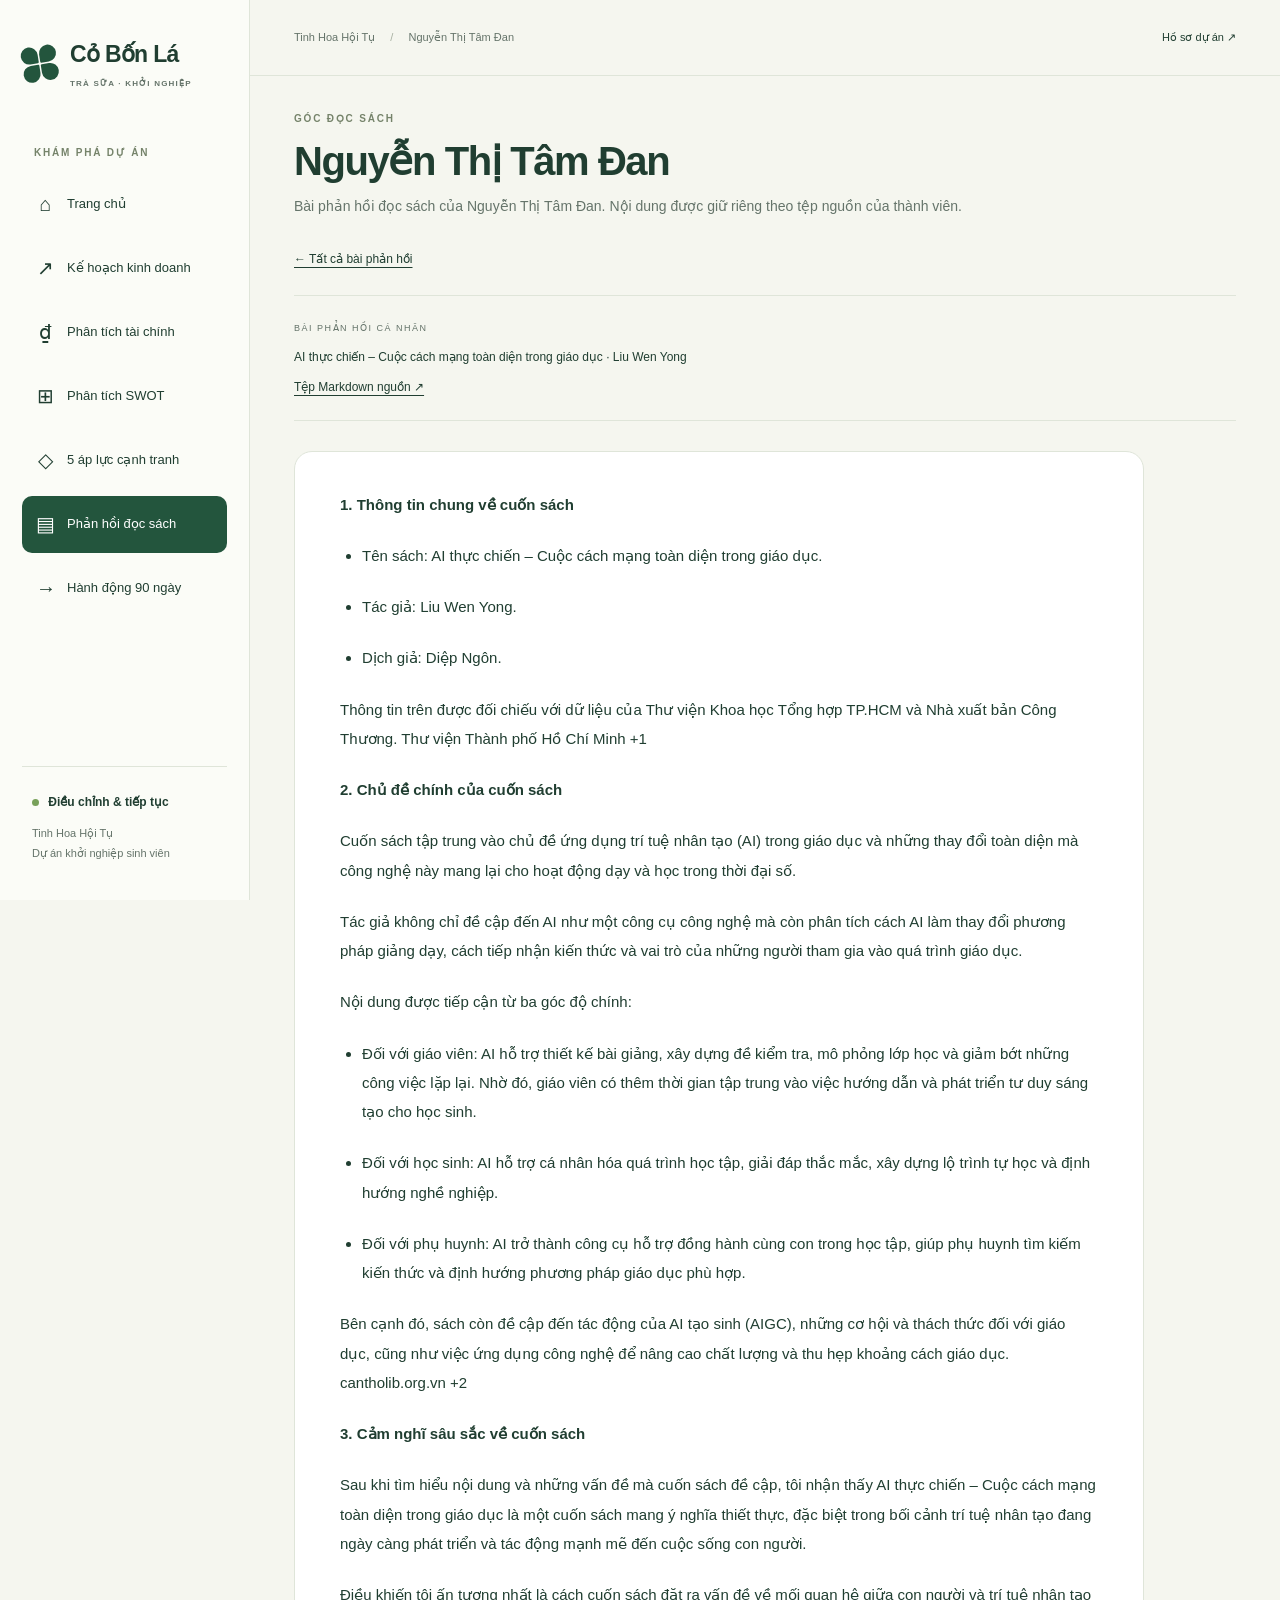
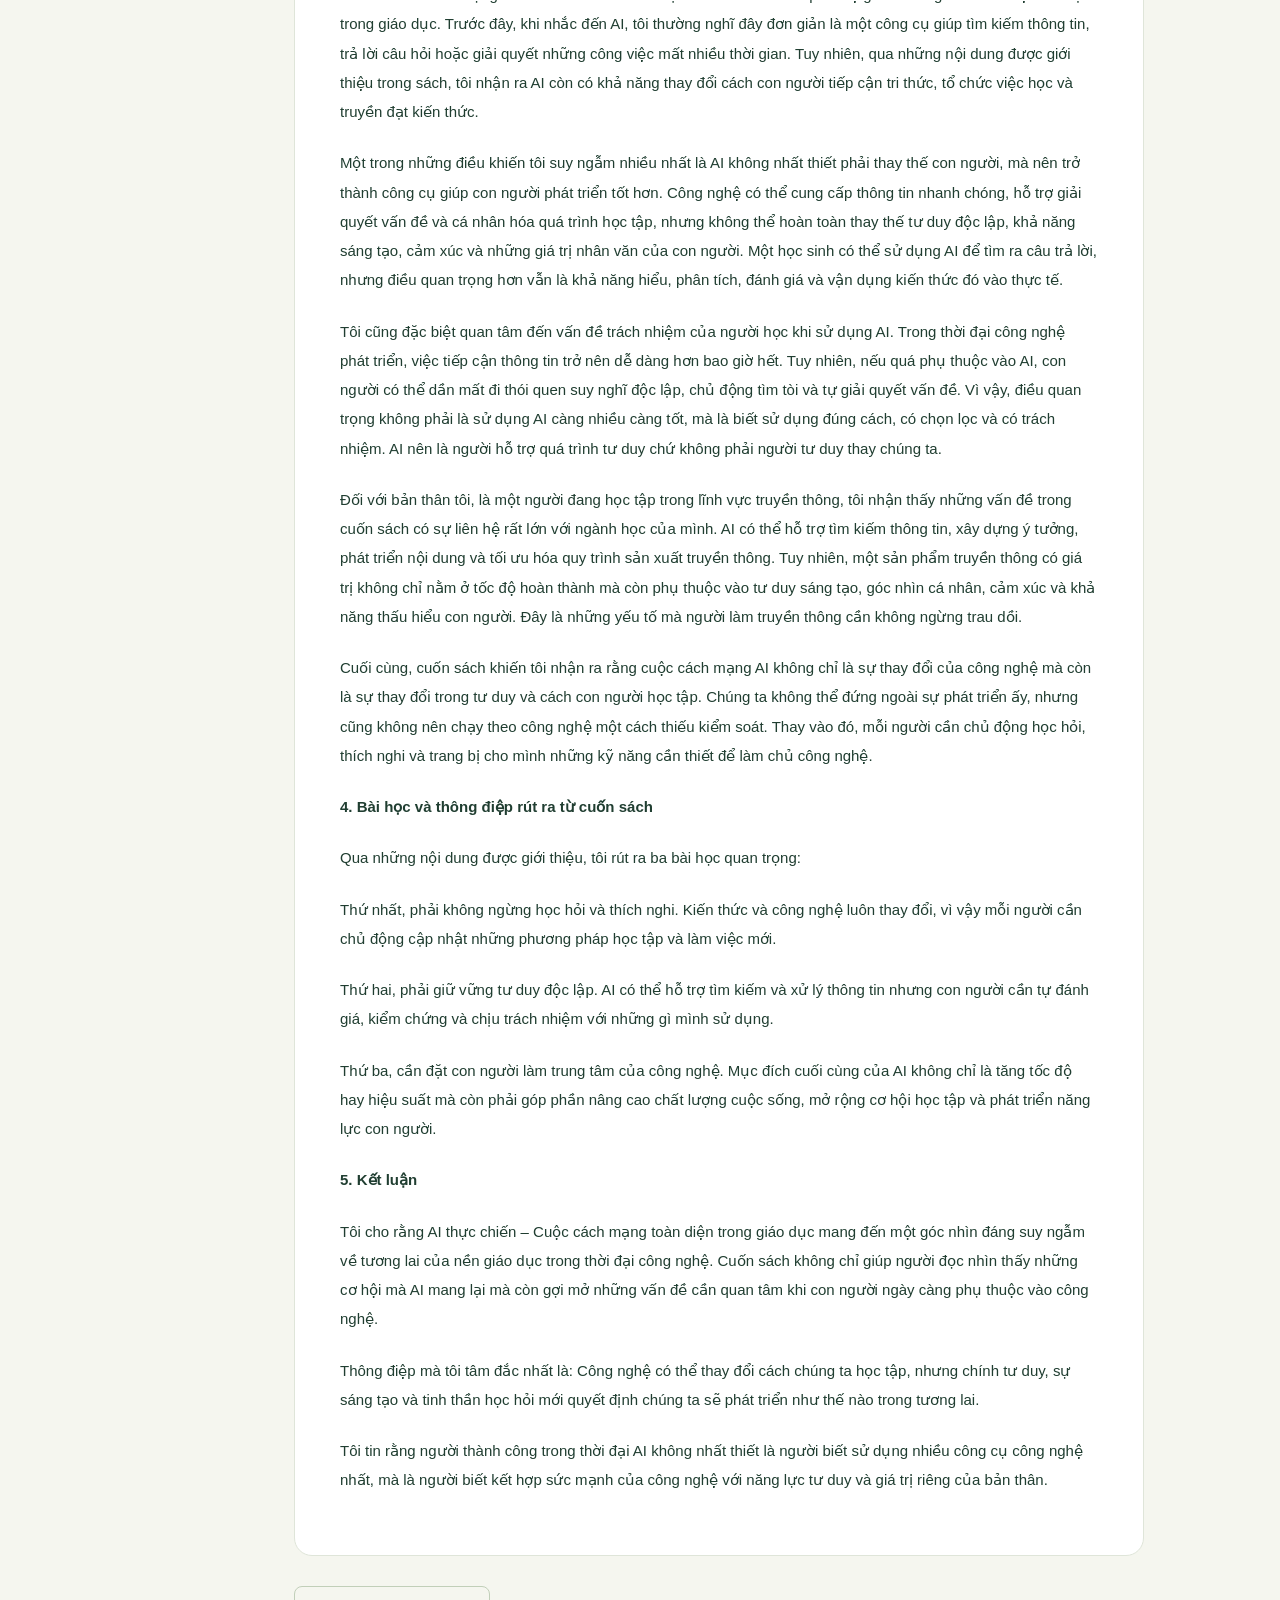
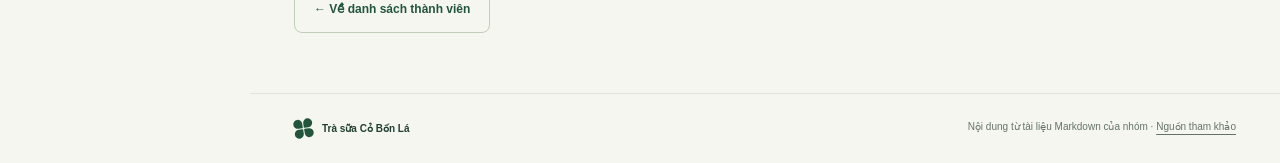
<file: reflection-tam-dan.html>
<!doctype html><html lang="vi"><head><meta charset="utf-8"><meta name="viewport" content="width=device-width, initial-scale=1"><meta name="description" content="Bài phản hồi đọc sách của Nguyễn Thị Tâm Đan. Nội dung được giữ riêng theo tệp nguồn của thành viên."><title>Nguyễn Thị Tâm Đan | Cỏ Bốn Lá</title><link rel="stylesheet" href="style.css"></head><body><a class="skip" href="#main">Đến nội dung</a><aside class="sidebar"><a class="brand" href="index.html"><span class="clover" aria-hidden="true"><i></i><i></i><i></i><i></i></span><span>Cỏ Bốn Lá<small>TRÀ SỮA · KHỞI NGHIỆP</small></span></a><p class="nav-label">KHÁM PHÁ DỰ ÁN</p><nav aria-label="Điều hướng chính"><a href="index.html" ><span aria-hidden="true">⌂</span>Trang chủ</a><a href="business-plan.html" ><span aria-hidden="true">↗</span>Kế hoạch kinh doanh</a><a href="financial-analysis.html" ><span aria-hidden="true">₫</span>Phân tích tài chính</a><a href="swot.html" ><span aria-hidden="true">⊞</span>Phân tích SWOT</a><a href="five-forces.html" ><span aria-hidden="true">◇</span>5 áp lực cạnh tranh</a><a href="reflections.html" aria-current="page"><span aria-hidden="true">▤</span>Phản hồi đọc sách</a><a href="action-plan.html" ><span aria-hidden="true">→</span>Hành động 90 ngày</a></nav><div class="side-bottom"><span class="status-dot"></span> Điều chỉnh & tiếp tục<p>Tinh Hoa Hội Tụ<br>Dự án khởi nghiệp sinh viên</p></div></aside><div class="workspace"><header class="topbar"><span>Tinh Hoa Hội Tụ <b>/</b> Nguyễn Thị Tâm Đan</span><a href="business-plan.html">Hồ sơ dự án ↗</a></header><main id="main"><div class="page-heading"><p class="eyebrow">GÓC ĐỌC SÁCH</p><h1>Nguyễn Thị Tâm Đan</h1><p class="intro">Bài phản hồi đọc sách của Nguyễn Thị Tâm Đan. Nội dung được giữ riêng theo tệp nguồn của thành viên.</p></div><a class="back-link" href="reflections.html">← Tất cả bài phản hồi</a><div class="reading-meta"><span>BÀI PHẢN HỒI CÁ NHÂN</span><p>AI thực chiến – Cuộc cách mạng toàn diện trong giáo dục · Liu Wen Yong</p><a href="sources/reflections/tam-dan.md" download>Tệp Markdown nguồn ↗</a></div><article class="reading"><p><strong>1. Thông tin chung về cuốn sách</strong></p>
<ul><li>Tên sách: AI thực chiến – Cuộc cách mạng toàn diện trong giáo dục.</li><li>Tác giả: Liu Wen Yong.</li><li>Dịch giả: Diệp Ngôn.</li></ul>
<p>Thông tin trên được đối chiếu với dữ liệu của Thư viện Khoa học Tổng hợp TP.HCM và Nhà xuất bản Công Thương. Thư viện Thành phố Hồ Chí Minh +1</p>
<p><strong>2. Chủ đề chính của cuốn sách</strong></p>
<p>Cuốn sách tập trung vào chủ đề ứng dụng trí tuệ nhân tạo (AI) trong giáo dục và những thay đổi toàn diện mà công nghệ này mang lại cho hoạt động dạy và học trong thời đại số.</p>
<p>Tác giả không chỉ đề cập đến AI như một công cụ công nghệ mà còn phân tích cách AI làm thay đổi phương pháp giảng dạy, cách tiếp nhận kiến thức và vai trò của những người tham gia vào quá trình giáo dục.</p>
<p>Nội dung được tiếp cận từ ba góc độ chính:</p>
<ul><li>Đối với giáo viên: AI hỗ trợ thiết kế bài giảng, xây dựng đề kiểm tra, mô phỏng lớp học và giảm bớt những công việc lặp lại. Nhờ đó, giáo viên có thêm thời gian tập trung vào việc hướng dẫn và phát triển tư duy sáng tạo cho học sinh.</li><li>Đối với học sinh: AI hỗ trợ cá nhân hóa quá trình học tập, giải đáp thắc mắc, xây dựng lộ trình tự học và định hướng nghề nghiệp.</li><li>Đối với phụ huynh: AI trở thành công cụ hỗ trợ đồng hành cùng con trong học tập, giúp phụ huynh tìm kiếm kiến thức và định hướng phương pháp giáo dục phù hợp.</li></ul>
<p>Bên cạnh đó, sách còn đề cập đến tác động của AI tạo sinh (AIGC), những cơ hội và thách thức đối với giáo dục, cũng như việc ứng dụng công nghệ để nâng cao chất lượng và thu hẹp khoảng cách giáo dục. cantholib.org.vn +2</p>
<p><strong>3. Cảm nghĩ sâu sắc về cuốn sách</strong></p>
<p>Sau khi tìm hiểu nội dung và những vấn đề mà cuốn sách đề cập, tôi nhận thấy AI thực chiến – Cuộc cách mạng toàn diện trong giáo dục là một cuốn sách mang ý nghĩa thiết thực, đặc biệt trong bối cảnh trí tuệ nhân tạo đang ngày càng phát triển và tác động mạnh mẽ đến cuộc sống con người.</p>
<p>Điều khiến tôi ấn tượng nhất là cách cuốn sách đặt ra vấn đề về mối quan hệ giữa con người và trí tuệ nhân tạo trong giáo dục. Trước đây, khi nhắc đến AI, tôi thường nghĩ đây đơn giản là một công cụ giúp tìm kiếm thông tin, trả lời câu hỏi hoặc giải quyết những công việc mất nhiều thời gian. Tuy nhiên, qua những nội dung được giới thiệu trong sách, tôi nhận ra AI còn có khả năng thay đổi cách con người tiếp cận tri thức, tổ chức việc học và truyền đạt kiến thức.</p>
<p>Một trong những điều khiến tôi suy ngẫm nhiều nhất là AI không nhất thiết phải thay thế con người, mà nên trở thành công cụ giúp con người phát triển tốt hơn. Công nghệ có thể cung cấp thông tin nhanh chóng, hỗ trợ giải quyết vấn đề và cá nhân hóa quá trình học tập, nhưng không thể hoàn toàn thay thế tư duy độc lập, khả năng sáng tạo, cảm xúc và những giá trị nhân văn của con người. Một học sinh có thể sử dụng AI để tìm ra câu trả lời, nhưng điều quan trọng hơn vẫn là khả năng hiểu, phân tích, đánh giá và vận dụng kiến thức đó vào thực tế.</p>
<p>Tôi cũng đặc biệt quan tâm đến vấn đề trách nhiệm của người học khi sử dụng AI. Trong thời đại công nghệ phát triển, việc tiếp cận thông tin trở nên dễ dàng hơn bao giờ hết. Tuy nhiên, nếu quá phụ thuộc vào AI, con người có thể dần mất đi thói quen suy nghĩ độc lập, chủ động tìm tòi và tự giải quyết vấn đề. Vì vậy, điều quan trọng không phải là sử dụng AI càng nhiều càng tốt, mà là biết sử dụng đúng cách, có chọn lọc và có trách nhiệm. AI nên là người hỗ trợ quá trình tư duy chứ không phải người tư duy thay chúng ta.</p>
<p>Đối với bản thân tôi, là một người đang học tập trong lĩnh vực truyền thông, tôi nhận thấy những vấn đề trong cuốn sách có sự liên hệ rất lớn với ngành học của mình. AI có thể hỗ trợ tìm kiếm thông tin, xây dựng ý tưởng, phát triển nội dung và tối ưu hóa quy trình sản xuất truyền thông. Tuy nhiên, một sản phẩm truyền thông có giá trị không chỉ nằm ở tốc độ hoàn thành mà còn phụ thuộc vào tư duy sáng tạo, góc nhìn cá nhân, cảm xúc và khả năng thấu hiểu con người. Đây là những yếu tố mà người làm truyền thông cần không ngừng trau dồi.</p>
<p>Cuối cùng, cuốn sách khiến tôi nhận ra rằng cuộc cách mạng AI không chỉ là sự thay đổi của công nghệ mà còn là sự thay đổi trong tư duy và cách con người học tập. Chúng ta không thể đứng ngoài sự phát triển ấy, nhưng cũng không nên chạy theo công nghệ một cách thiếu kiểm soát. Thay vào đó, mỗi người cần chủ động học hỏi, thích nghi và trang bị cho mình những kỹ năng cần thiết để làm chủ công nghệ.</p>
<p><strong>4. Bài học và thông điệp rút ra từ cuốn sách</strong></p>
<p>Qua những nội dung được giới thiệu, tôi rút ra ba bài học quan trọng:</p>
<p>Thứ nhất, phải không ngừng học hỏi và thích nghi. Kiến thức và công nghệ luôn thay đổi, vì vậy mỗi người cần chủ động cập nhật những phương pháp học tập và làm việc mới.</p>
<p>Thứ hai, phải giữ vững tư duy độc lập. AI có thể hỗ trợ tìm kiếm và xử lý thông tin nhưng con người cần tự đánh giá, kiểm chứng và chịu trách nhiệm với những gì mình sử dụng.</p>
<p>Thứ ba, cần đặt con người làm trung tâm của công nghệ. Mục đích cuối cùng của AI không chỉ là tăng tốc độ hay hiệu suất mà còn phải góp phần nâng cao chất lượng cuộc sống, mở rộng cơ hội học tập và phát triển năng lực con người.</p>
<p><strong>5. Kết luận</strong></p>
<p>Tôi cho rằng AI thực chiến – Cuộc cách mạng toàn diện trong giáo dục mang đến một góc nhìn đáng suy ngẫm về tương lai của nền giáo dục trong thời đại công nghệ. Cuốn sách không chỉ giúp người đọc nhìn thấy những cơ hội mà AI mang lại mà còn gợi mở những vấn đề cần quan tâm khi con người ngày càng phụ thuộc vào công nghệ.</p>
<p>Thông điệp mà tôi tâm đắc nhất là: Công nghệ có thể thay đổi cách chúng ta học tập, nhưng chính tư duy, sự sáng tạo và tinh thần học hỏi mới quyết định chúng ta sẽ phát triển như thế nào trong tương lai.</p>
<p>Tôi tin rằng người thành công trong thời đại AI không nhất thiết là người biết sử dụng nhiều công cụ công nghệ nhất, mà là người biết kết hợp sức mạnh của công nghệ với năng lực tư duy và giá trị riêng của bản thân.</p></article><a class="button outline" href="reflections.html">← Về danh sách thành viên</a></main><footer><span><span class="clover" aria-hidden="true"><i></i><i></i><i></i><i></i></span> Trà sữa Cỏ Bốn Lá</span><span>Nội dung từ tài liệu Markdown của nhóm · <a href="business-plan.html#tai-lieu">Nguồn tham khảo</a></span></footer></div></body></html>
</file>
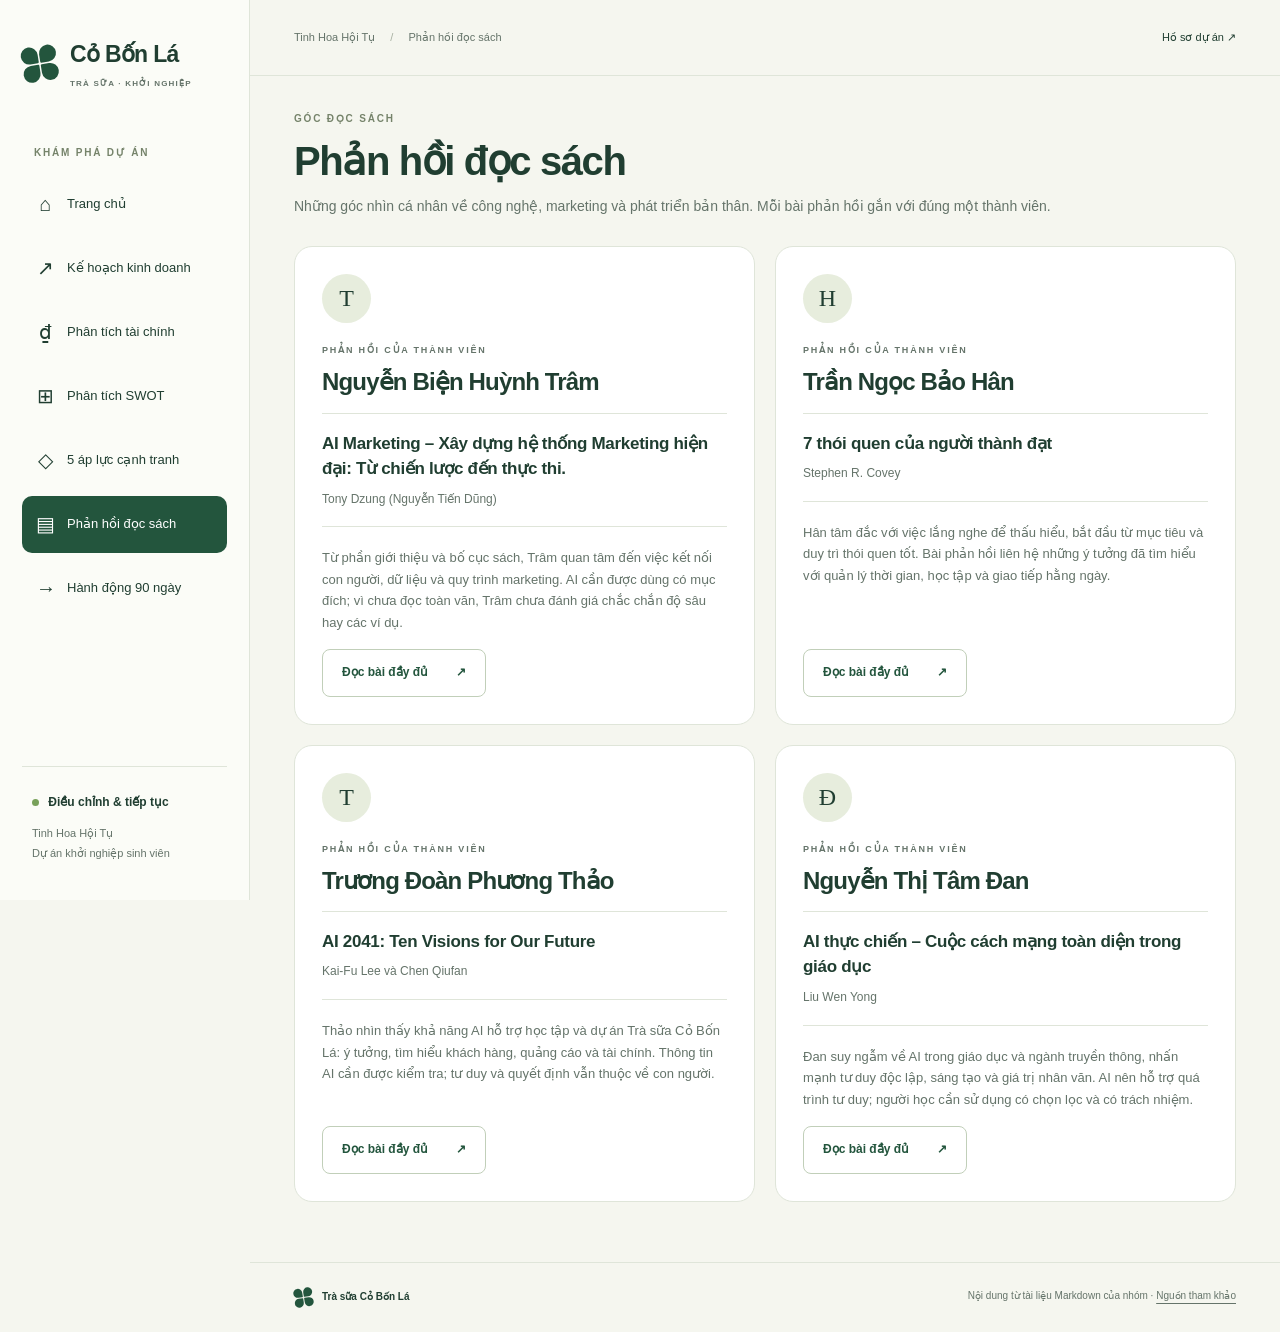
<file: reflections.html>
<!doctype html><html lang="vi"><head><meta charset="utf-8"><meta name="viewport" content="width=device-width, initial-scale=1"><meta name="description" content="Những góc nhìn cá nhân về công nghệ, marketing và phát triển bản thân. Mỗi bài phản hồi gắn với đúng một thành viên."><title>Phản hồi đọc sách | Cỏ Bốn Lá</title><link rel="stylesheet" href="style.css"></head><body><a class="skip" href="#main">Đến nội dung</a><aside class="sidebar"><a class="brand" href="index.html"><span class="clover" aria-hidden="true"><i></i><i></i><i></i><i></i></span><span>Cỏ Bốn Lá<small>TRÀ SỮA · KHỞI NGHIỆP</small></span></a><p class="nav-label">KHÁM PHÁ DỰ ÁN</p><nav aria-label="Điều hướng chính"><a href="index.html" ><span aria-hidden="true">⌂</span>Trang chủ</a><a href="business-plan.html" ><span aria-hidden="true">↗</span>Kế hoạch kinh doanh</a><a href="financial-analysis.html" ><span aria-hidden="true">₫</span>Phân tích tài chính</a><a href="swot.html" ><span aria-hidden="true">⊞</span>Phân tích SWOT</a><a href="five-forces.html" ><span aria-hidden="true">◇</span>5 áp lực cạnh tranh</a><a href="reflections.html" aria-current="page"><span aria-hidden="true">▤</span>Phản hồi đọc sách</a><a href="action-plan.html" ><span aria-hidden="true">→</span>Hành động 90 ngày</a></nav><div class="side-bottom"><span class="status-dot"></span> Điều chỉnh & tiếp tục<p>Tinh Hoa Hội Tụ<br>Dự án khởi nghiệp sinh viên</p></div></aside><div class="workspace"><header class="topbar"><span>Tinh Hoa Hội Tụ <b>/</b> Phản hồi đọc sách</span><a href="business-plan.html">Hồ sơ dự án ↗</a></header><main id="main"><div class="page-heading"><p class="eyebrow">GÓC ĐỌC SÁCH</p><h1>Phản hồi đọc sách</h1><p class="intro">Những góc nhìn cá nhân về công nghệ, marketing và phát triển bản thân. Mỗi bài phản hồi gắn với đúng một thành viên.</p></div><div class="grid two reflections-grid"><article class="card reflection"><div class="avatar">T</div><p class="eyebrow">PHẢN HỒI CỦA THÀNH VIÊN</p><h2>Nguyễn Biện Huỳnh Trâm</h2><div class="book"><h3>AI Marketing – Xây dựng hệ thống Marketing hiện đại: Từ chiến lược đến thực thi.</h3><p>Tony Dzung (Nguyễn Tiến Dũng)</p></div><p>Từ phần giới thiệu và bố cục sách, Trâm quan tâm đến việc kết nối con người, dữ liệu và quy trình marketing. AI cần được dùng có mục đích; vì chưa đọc toàn văn, Trâm chưa đánh giá chắc chắn độ sâu hay các ví dụ.</p><a class="button outline" href="reflection-huynh-tram.html">Đọc bài đầy đủ <span>↗</span></a></article><article class="card reflection"><div class="avatar">H</div><p class="eyebrow">PHẢN HỒI CỦA THÀNH VIÊN</p><h2>Trần Ngọc Bảo Hân</h2><div class="book"><h3>7 thói quen của người thành đạt</h3><p>Stephen R. Covey</p></div><p>Hân tâm đắc với việc lắng nghe để thấu hiểu, bắt đầu từ mục tiêu và duy trì thói quen tốt. Bài phản hồi liên hệ những ý tưởng đã tìm hiểu với quản lý thời gian, học tập và giao tiếp hằng ngày.</p><a class="button outline" href="reflection-bao-han.html">Đọc bài đầy đủ <span>↗</span></a></article><article class="card reflection"><div class="avatar">T</div><p class="eyebrow">PHẢN HỒI CỦA THÀNH VIÊN</p><h2>Trương Đoàn Phương Thảo</h2><div class="book"><h3>AI 2041: Ten Visions for Our Future</h3><p>Kai-Fu Lee và Chen Qiufan</p></div><p>Thảo nhìn thấy khả năng AI hỗ trợ học tập và dự án Trà sữa Cỏ Bốn Lá: ý tưởng, tìm hiểu khách hàng, quảng cáo và tài chính. Thông tin AI cần được kiểm tra; tư duy và quyết định vẫn thuộc về con người.</p><a class="button outline" href="reflection-phuong-thao.html">Đọc bài đầy đủ <span>↗</span></a></article><article class="card reflection"><div class="avatar">Đ</div><p class="eyebrow">PHẢN HỒI CỦA THÀNH VIÊN</p><h2>Nguyễn Thị Tâm Đan</h2><div class="book"><h3>AI thực chiến – Cuộc cách mạng toàn diện trong giáo dục</h3><p>Liu Wen Yong</p></div><p>Đan suy ngẫm về AI trong giáo dục và ngành truyền thông, nhấn mạnh tư duy độc lập, sáng tạo và giá trị nhân văn. AI nên hỗ trợ quá trình tư duy; người học cần sử dụng có chọn lọc và có trách nhiệm.</p><a class="button outline" href="reflection-tam-dan.html">Đọc bài đầy đủ <span>↗</span></a></article></div></main><footer><span><span class="clover" aria-hidden="true"><i></i><i></i><i></i><i></i></span> Trà sữa Cỏ Bốn Lá</span><span>Nội dung từ tài liệu Markdown của nhóm · <a href="business-plan.html#tai-lieu">Nguồn tham khảo</a></span></footer></div></body></html>
</file>
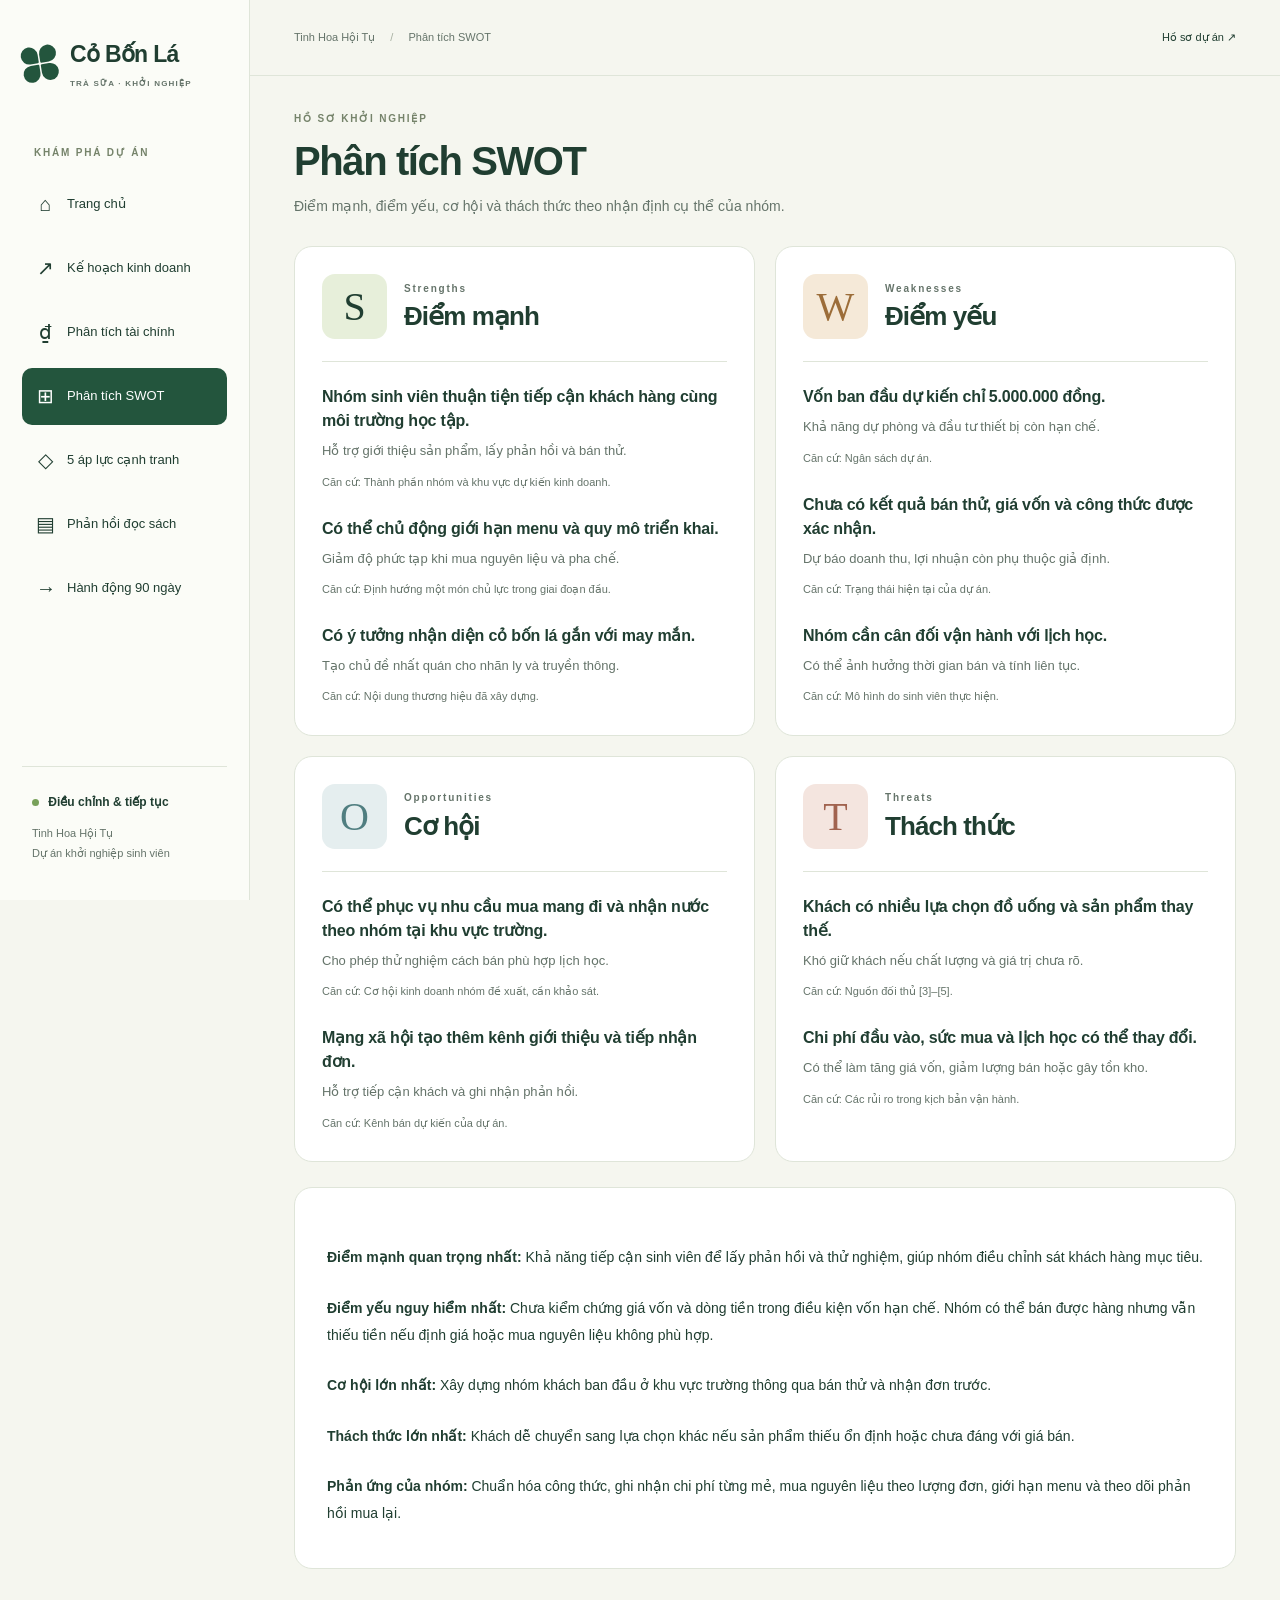
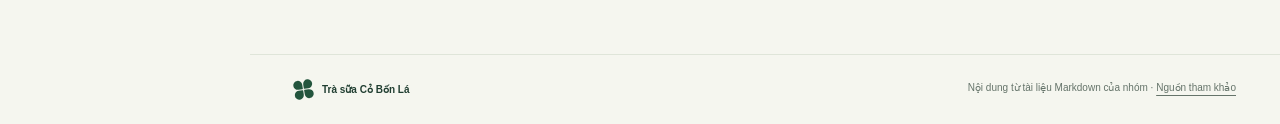
<file: swot.html>
<!doctype html><html lang="vi"><head><meta charset="utf-8"><meta name="viewport" content="width=device-width, initial-scale=1"><meta name="description" content="Điểm mạnh, điểm yếu, cơ hội và thách thức theo nhận định cụ thể của nhóm."><title>Phân tích SWOT | Cỏ Bốn Lá</title><link rel="stylesheet" href="style.css"></head><body><a class="skip" href="#main">Đến nội dung</a><aside class="sidebar"><a class="brand" href="index.html"><span class="clover" aria-hidden="true"><i></i><i></i><i></i><i></i></span><span>Cỏ Bốn Lá<small>TRÀ SỮA · KHỞI NGHIỆP</small></span></a><p class="nav-label">KHÁM PHÁ DỰ ÁN</p><nav aria-label="Điều hướng chính"><a href="index.html" ><span aria-hidden="true">⌂</span>Trang chủ</a><a href="business-plan.html" ><span aria-hidden="true">↗</span>Kế hoạch kinh doanh</a><a href="financial-analysis.html" ><span aria-hidden="true">₫</span>Phân tích tài chính</a><a href="swot.html" aria-current="page"><span aria-hidden="true">⊞</span>Phân tích SWOT</a><a href="five-forces.html" ><span aria-hidden="true">◇</span>5 áp lực cạnh tranh</a><a href="reflections.html" ><span aria-hidden="true">▤</span>Phản hồi đọc sách</a><a href="action-plan.html" ><span aria-hidden="true">→</span>Hành động 90 ngày</a></nav><div class="side-bottom"><span class="status-dot"></span> Điều chỉnh & tiếp tục<p>Tinh Hoa Hội Tụ<br>Dự án khởi nghiệp sinh viên</p></div></aside><div class="workspace"><header class="topbar"><span>Tinh Hoa Hội Tụ <b>/</b> Phân tích SWOT</span><a href="business-plan.html">Hồ sơ dự án ↗</a></header><main id="main"><div class="page-heading"><p class="eyebrow">HỒ SƠ KHỞI NGHIỆP</p><h1>Phân tích SWOT</h1><p class="intro">Điểm mạnh, điểm yếu, cơ hội và thách thức theo nhận định cụ thể của nhóm.</p></div><div class="grid two swot-grid"><section class="card swot s"><div class="swot-title"><span>S</span><div><p class="eyebrow">Strengths</p><h2>Điểm mạnh</h2></div></div><div class="swot-point"><h3>Nhóm sinh viên thuận tiện tiếp cận khách hàng cùng môi trường học tập.</h3><p>Hỗ trợ giới thiệu sản phẩm, lấy phản hồi và bán thử.</p><small>Căn cứ: Thành phần nhóm và khu vực dự kiến kinh doanh.</small></div><div class="swot-point"><h3>Có thể chủ động giới hạn menu và quy mô triển khai.</h3><p>Giảm độ phức tạp khi mua nguyên liệu và pha chế.</p><small>Căn cứ: Định hướng một món chủ lực trong giai đoạn đầu.</small></div><div class="swot-point"><h3>Có ý tưởng nhận diện cỏ bốn lá gắn với may mắn.</h3><p>Tạo chủ đề nhất quán cho nhãn ly và truyền thông.</p><small>Căn cứ: Nội dung thương hiệu đã xây dựng.</small></div></section><section class="card swot w"><div class="swot-title"><span>W</span><div><p class="eyebrow">Weaknesses</p><h2>Điểm yếu</h2></div></div><div class="swot-point"><h3>Vốn ban đầu dự kiến chỉ 5.000.000 đồng.</h3><p>Khả năng dự phòng và đầu tư thiết bị còn hạn chế.</p><small>Căn cứ: Ngân sách dự án.</small></div><div class="swot-point"><h3>Chưa có kết quả bán thử, giá vốn và công thức được xác nhận.</h3><p>Dự báo doanh thu, lợi nhuận còn phụ thuộc giả định.</p><small>Căn cứ: Trạng thái hiện tại của dự án.</small></div><div class="swot-point"><h3>Nhóm cần cân đối vận hành với lịch học.</h3><p>Có thể ảnh hưởng thời gian bán và tính liên tục.</p><small>Căn cứ: Mô hình do sinh viên thực hiện.</small></div></section><section class="card swot o"><div class="swot-title"><span>O</span><div><p class="eyebrow">Opportunities</p><h2>Cơ hội</h2></div></div><div class="swot-point"><h3>Có thể phục vụ nhu cầu mua mang đi và nhận nước theo nhóm tại khu vực trường.</h3><p>Cho phép thử nghiệm cách bán phù hợp lịch học.</p><small>Căn cứ: Cơ hội kinh doanh nhóm đề xuất, cần khảo sát.</small></div><div class="swot-point"><h3>Mạng xã hội tạo thêm kênh giới thiệu và tiếp nhận đơn.</h3><p>Hỗ trợ tiếp cận khách và ghi nhận phản hồi.</p><small>Căn cứ: Kênh bán dự kiến của dự án.</small></div></section><section class="card swot t"><div class="swot-title"><span>T</span><div><p class="eyebrow">Threats</p><h2>Thách thức</h2></div></div><div class="swot-point"><h3>Khách có nhiều lựa chọn đồ uống và sản phẩm thay thế.</h3><p>Khó giữ khách nếu chất lượng và giá trị chưa rõ.</p><small>Căn cứ: Nguồn đối thủ [3]–[5].</small></div><div class="swot-point"><h3>Chi phí đầu vào, sức mua và lịch học có thể thay đổi.</h3><p>Có thể làm tăng giá vốn, giảm lượng bán hoặc gây tồn kho.</p><small>Căn cứ: Các rủi ro trong kịch bản vận hành.</small></div></section></div><section class="document-section"><p><strong>Điểm mạnh quan trọng nhất:</strong> Khả năng tiếp cận sinh viên để lấy phản hồi và thử nghiệm, giúp nhóm điều chỉnh sát khách hàng mục tiêu.</p>
<p><strong>Điểm yếu nguy hiểm nhất:</strong> Chưa kiểm chứng giá vốn và dòng tiền trong điều kiện vốn hạn chế. Nhóm có thể bán được hàng nhưng vẫn thiếu tiền nếu định giá hoặc mua nguyên liệu không phù hợp.</p>
<p><strong>Cơ hội lớn nhất:</strong> Xây dựng nhóm khách ban đầu ở khu vực trường thông qua bán thử và nhận đơn trước.</p>
<p><strong>Thách thức lớn nhất:</strong> Khách dễ chuyển sang lựa chọn khác nếu sản phẩm thiếu ổn định hoặc chưa đáng với giá bán.</p>
<p><strong>Phản ứng của nhóm:</strong> Chuẩn hóa công thức, ghi nhận chi phí từng mẻ, mua nguyên liệu theo lượng đơn, giới hạn menu và theo dõi phản hồi mua lại.</p></section></main><footer><span><span class="clover" aria-hidden="true"><i></i><i></i><i></i><i></i></span> Trà sữa Cỏ Bốn Lá</span><span>Nội dung từ tài liệu Markdown của nhóm · <a href="business-plan.html#tai-lieu">Nguồn tham khảo</a></span></footer></div></body></html>
</file>
<file: style.css>
:root{--ink:#203e31;--green:#23553d;--muted:#65746a;--paper:#f5f6ef;--line:#dfe5d9;--lime:#d4e7a5;--white:#fff;--radius:18px}*{box-sizing:border-box}html{scroll-behavior:smooth;scroll-padding-top:30px}body{margin:0;background:var(--paper);color:var(--ink);font:15px/1.65 Arial,Helvetica,sans-serif}a{color:inherit;text-underline-offset:4px}a:focus-visible{outline:3px solid #9c6409;outline-offset:5px}button,a{-webkit-tap-highlight-color:transparent}p{margin:0 0 16px}h1,h2,h3{line-height:1.22;margin:0 0 16px;letter-spacing:-.035em}h1{font-size:40px}h2{font-size:29px}h3{font-size:20px}small{font-size:12px;color:var(--muted)}.skip{position:fixed;top:-60px;left:15px;z-index:50;padding:10px;background:white}.skip:focus{top:10px}.sidebar{position:fixed;inset:0 auto 0 0;width:250px;border-right:1px solid var(--line);padding:36px 22px;background:#fbfcf7;display:flex;flex-direction:column;z-index:10}.brand{text-decoration:none;display:flex;align-items:center;gap:13px;font-size:23px;font-weight:700;letter-spacing:-.7px}.brand small{display:block;letter-spacing:1.2px;font-size:8px;margin-top:3px}.clover{display:inline-grid;grid-template-columns:1fr 1fr;gap:2px;width:35px;height:35px;transform:rotate(-9deg);flex-shrink:0}.clover i{background:var(--green);border-radius:65% 65% 8% 65%;display:block}.clover i:nth-child(2){transform:rotate(90deg)}.clover i:nth-child(3){transform:rotate(-90deg)}.clover i:nth-child(4){transform:rotate(180deg)}.nav-label,.eyebrow{font-size:10px;letter-spacing:1.8px;font-weight:700;color:#75836a;margin:0 0 14px}.nav-label{margin-top:55px;margin-left:12px}nav{display:grid;gap:7px}nav a{padding:12px 14px;border-radius:10px;text-decoration:none;font-size:13px;font-weight:500;display:flex;align-items:center;gap:12px}nav a span{width:19px;font-size:20px;text-align:center}nav a:hover{background:#edf1e7}nav a[aria-current]{background:var(--green);color:white}.side-bottom{margin-top:auto;padding:26px 10px 0;border-top:1px solid var(--line);font-size:12px;font-weight:700}.side-bottom p{font-size:11px;line-height:1.8;font-weight:400;margin:12px 0 0;color:var(--muted)}.status-dot{display:inline-block;width:7px;height:7px;background:#78a15a;border-radius:50%;margin-right:6px}.workspace{margin-left:250px}.topbar{height:76px;display:flex;align-items:center;justify-content:space-between;padding:0 44px;border-bottom:1px solid var(--line);font-size:11px;color:var(--muted)}.topbar b{font-weight:400;margin:0 12px;color:#a7b0a1}.topbar a{text-decoration:none;color:var(--ink)}main{max-width:1420px;padding:35px 44px 60px;margin:auto}.page-heading{margin-bottom:28px}.page-heading .eyebrow{margin-bottom:9px}.page-heading h1{margin-bottom:10px}.intro{max-width:770px;font-size:14px;color:var(--muted);margin:0}.hero{display:grid;grid-template-columns:1.25fr 1fr;border:1px solid #d6dfc8;border-radius:22px;background:#e9eddb;overflow:hidden;min-height:425px}.hero-copy{padding:44px 20px 44px 38px;z-index:1}.pill{display:inline-block;background:#fbfcf3;border:1px solid #d4dec5;border-radius:30px;font-size:8px;font-weight:700;letter-spacing:1px;padding:6px 11px;margin-bottom:22px}.hero h2{font-family:Georgia,'Times New Roman',serif;font-size:clamp(40px,4.6vw,69px);line-height:1.09;font-weight:500;letter-spacing:-2.5px}.hero h2 em{font-weight:400;color:#548052}.hero p{max-width:420px;font-size:13px;color:#54654f;margin:24px 0}.button{display:inline-flex;justify-content:space-between;align-items:center;gap:28px;background:var(--green);border:1px solid var(--green);color:white;font-weight:600;font-size:12px;padding:13px 19px;border-radius:8px;text-decoration:none;transition:background .15s}.button:hover{background:#173c2a}.text-link{display:block;margin-top:18px;font-size:11px}.hero-art{position:relative;display:flex;align-items:center;justify-content:center;background:radial-gradient(ellipse at 70% 40%,#dae7b8,transparent 70%);min-height:390px;overflow:hidden}.orbit{position:absolute;width:330px;height:330px;border:1px solid #b8ca9e;border-radius:50%}.orbit:before{content:'';position:absolute;inset:22px;border:1px dashed #c6d3af;border-radius:50%}.giant-clover{filter:drop-shadow(0 20px 17px #6d84532a);transform:rotate(-15deg);margin-bottom:38px}.giant-clover .clover{width:210px;height:210px;gap:7px}.giant-clover .clover i{background:#3a6b42}.giant-clover .clover i:nth-child(2){background:#4e7e48}.giant-clover .clover i:nth-child(3){background:#719653}.giant-clover .clover i:nth-child(4){background:#9cb676}.art-label{position:absolute;bottom:75px;font-size:21px;letter-spacing:5px;transform:rotate(-6deg);text-align:center;font-weight:700}.art-label small{font-size:7px;letter-spacing:2px}.art-note{position:absolute;right:16px;top:20px;text-align:right;font:italic 12px/1.5 Georgia,serif;color:#667d56}.section-heading{margin:39px 0 21px}.section-heading .eyebrow{margin:0 0 7px}.section-heading h2{margin-bottom:9px}.section-heading p:last-child:not(.eyebrow){font-size:13px;color:var(--muted)}.kpis{display:grid;grid-template-columns:repeat(4,minmax(0,1fr));gap:15px;margin:24px 0}.kpi{background:#fff;border:1px solid var(--line);border-radius:14px;padding:23px 20px}.kpi p{font-size:11px;color:var(--muted);margin-bottom:10px}.kpi strong{font-size:26px;display:block;line-height:1.35;letter-spacing:-1px;white-space:nowrap}.kpi small{display:block;font-size:10px;margin-top:7px}.notice{padding:17px 20px;border:1px solid #e2dec8;background:#f3efe0;border-radius:12px;color:#746344;font-size:12px;line-height:1.8;margin:23px 0}.notice strong{font-weight:600}.grid{display:grid;gap:20px}.three{grid-template-columns:repeat(3,minmax(0,1fr))}.two{grid-template-columns:repeat(2,minmax(0,1fr))}.card{background:white;border:1px solid var(--line);border-radius:var(--radius);padding:27px}.card h3{font-size:19px}.card p{font-size:13px;color:var(--muted)}.card p:last-child{margin-bottom:0}.decision{display:flex;align-items:center;justify-content:space-between;gap:24px;background:var(--green);color:white;border-radius:var(--radius);padding:34px;margin-top:35px}.decision .eyebrow{color:#bbd4a2}.decision p{font-size:13px;max-width:670px;margin-bottom:0;color:#d6e1cf}.decision h2{font-family:Georgia,'Times New Roman',serif;font-size:36px;font-weight:500}.light{background:var(--lime);color:var(--green);white-space:nowrap;border-color:var(--lime)}.light:hover{background:#e7f1ca}.explore{display:block;text-decoration:none;position:relative;transition:transform .15s}.explore:hover{transform:translateY(-3px);border-color:#9bae83}.explore h3{font-size:15px;margin:16px 0 0}.mini-icon{font-size:22px;color:#71875d}.arrow{position:absolute;right:24px;top:25px}.contents{display:flex;gap:9px;flex-wrap:wrap;margin-bottom:30px}.contents a{font-size:11px;text-decoration:none;border:1px solid var(--line);padding:6px 12px;border-radius:20px;background:white}.document-section{background:white;border:1px solid var(--line);border-radius:var(--radius);padding:32px;margin:25px 0;overflow:hidden}.document-section h2{margin-top:0;font-size:27px}.document-section h3{margin-top:28px;font-size:21px}.document-section h4{margin-top:24px}.document-section p,.document-section li{font-size:14px;line-height:1.9}.document-section p:has(>strong:only-child){margin-top:24px;margin-bottom:10px}.table-wrap{max-width:100%;overflow-x:auto;margin:24px 0;border:1px solid var(--line);border-radius:10px}table{width:100%;border-collapse:collapse;font-size:12px;min-width:600px;text-align:left}th{background:#eff3e8;font-weight:600;padding:14px;vertical-align:top}td{padding:15px 14px;border-top:1px solid var(--line);vertical-align:top;min-width:125px}tr:nth-child(even){background:#fafbf7}td p{margin:0}.bar-row{margin-bottom:22px}.bar-row>div:first-child{display:flex;justify-content:space-between;gap:15px;font-size:12px;margin-bottom:8px}.bar-row strong{white-space:nowrap;font-size:12px}.track{height:12px;background:#edf1e7;border-radius:4px;overflow:hidden}.bar{height:100%;border-radius:4px;background:#54815b}.bar-row:nth-child(2) .bar{background:#7b9a61}.bar-row:nth-child(n+3) .bar{background:#b2c389}.axis{display:flex;justify-content:space-between;font-size:10px;color:var(--muted);border-top:1px solid var(--line);padding-top:8px}.swot-title{display:flex;align-items:center;gap:17px;border-bottom:1px solid var(--line);padding-bottom:22px}.swot-title>span{font:40px Georgia,serif;width:65px;height:65px;border-radius:13px;background:#e7efda;display:grid;place-items:center}.swot-title h2{margin:0;font-size:26px}.swot-title .eyebrow{font-size:10px;margin-bottom:4px}.w .swot-title>span{background:#f5e9d8;color:#9c6d39}.o .swot-title>span{background:#e5eeef;color:#507e80}.t .swot-title>span{background:#f4e5df;color:#a1634f}.swot-point{margin-top:23px}.swot-point h3{font-size:16px;line-height:1.5;letter-spacing:-.2px;margin-bottom:7px}.swot-point p{margin-bottom:7px}.swot-point small{font-size:11px}.force-grid{display:grid;grid-template-columns:repeat(6,minmax(0,1fr));gap:20px}.force{grid-column:span 2;display:flex;flex-direction:column}.force:nth-child(n+4){grid-column:span 3}.force-top{display:flex;justify-content:space-between;align-items:center;margin-bottom:30px}.force-number{font:36px Georgia,serif;color:#99ab8d}.badge{font-size:11px;font-weight:600;border-radius:20px;padding:4px 12px}.high{color:#955737;background:#f6e9de}.medium{color:#607745;background:#eaf0de}.force h2{font-size:23px;line-height:1.3}.implication{border-top:1px solid var(--line);padding-top:17px;margin-top:auto}.implication>span{font-size:9px;letter-spacing:1px;color:#7c8b71}.implication p{margin-top:7px;color:var(--ink)}.source-note{font-size:11px;color:var(--muted);margin-top:20px}.reflection{display:flex;flex-direction:column}.avatar{width:49px;height:49px;display:grid;place-items:center;border-radius:50%;background:#e7eddd;font:24px Georgia,serif;margin-bottom:20px}.reflection h2{font-size:24px}.reflection .eyebrow{font-size:9px;margin-bottom:9px}.book{border-top:1px solid var(--line);border-bottom:1px solid var(--line);padding:17px 0;margin-bottom:20px}.book h3{font-size:17px;line-height:1.5;margin-bottom:8px;letter-spacing:-.3px}.book p{font-size:12px}.reflection>.button{margin-top:auto;align-self:flex-start}.outline{background:transparent;color:var(--green);border:1px solid #c1cfb9}.outline:hover{background:#edf2e5}.back-link{display:inline-block;font-size:12px;margin-bottom:25px}.reading-meta{border-top:1px solid var(--line);border-bottom:1px solid var(--line);padding:22px 0;font-size:12px}.reading-meta span{font-size:9px;letter-spacing:1.5px;color:var(--muted)}.reading-meta p{margin:10px 0}.reading{max-width:850px;background:white;padding:38px 45px;border:1px solid var(--line);border-radius:var(--radius);margin:30px 0}.reading p,.reading li{font-size:15px;line-height:1.95;margin-bottom:22px}.reading h3,.reading h4{margin-top:28px;line-height:1.5}.reading a{overflow-wrap:anywhere}.timeline{max-width:920px;margin-top:30px;padding-left:30px;border-left:1px solid #bdcdae;margin-left:9px}.timeline-item{position:relative;margin-bottom:23px}.timeline-dot{position:absolute;left:-37px;top:32px;border:4px solid var(--paper);width:13px;height:13px;border-radius:50%;background:var(--green);box-sizing:content-box}.timeline h2{font-size:24px}.timeline p{margin-bottom:0}.timeline .eyebrow{font-size:9px;margin-bottom:14px}footer{display:flex;justify-content:space-between;gap:20px;padding:25px 44px;border-top:1px solid var(--line);font-size:10px;color:var(--muted)}footer>span:first-child{display:flex;align-items:center;gap:9px;font-weight:700;color:var(--ink)}footer .clover{width:19px;height:19px;gap:1px}ul{padding-left:22px}
@media(min-width:1600px){main{padding-top:44px}.hero{min-height:455px}.hero-copy{padding:50px}}
@media(max-width:1200px){.sidebar{width:220px;padding:30px 16px}.workspace{margin-left:220px}main{padding:30px 28px 45px}.topbar{padding:0 28px}.kpis{grid-template-columns:repeat(2,minmax(0,1fr))}.hero-copy{padding:33px 24px}.hero h2{font-size:52px}.hero-art .clover{width:160px;height:160px}.orbit{width:260px;height:260px}.force{grid-column:span 3}.force:last-child{grid-column:span 6}.brand{font-size:21px}.hero .pill{font-size:7px}.art-label{font-size:18px;letter-spacing:3px}.three{gap:14px}.card{padding:23px}}
@media(max-width:850px){.sidebar{position:static;width:auto;padding:18px 22px;border-right:0;border-bottom:1px solid var(--line)}.brand{font-size:22px}.brand .clover{width:30px;height:30px}.nav-label,.side-bottom{display:none}nav{display:flex;flex-wrap:wrap;gap:5px;margin-top:20px}nav a{padding:8px 10px;font-size:11px}nav a span{font-size:15px;width:auto}.workspace{margin:0}.topbar{height:50px;font-size:10px;padding:0 23px}.hero{min-height:375px}.hero-art{min-height:350px}.hero h2{font-size:50px}.hero p{font-size:12px}.three{grid-template-columns:repeat(2,minmax(0,1fr))}.decision{padding:28px}.decision h2{font-size:30px}.topbar>a{display:none}}
@media(max-width:560px){main{padding:25px 18px 40px}h1{font-size:32px}h2{font-size:25px}.intro{font-size:12px}.page-heading{margin-bottom:23px}.sidebar{padding:17px 18px}.hero{grid-template-columns:1fr}.hero-copy{padding:30px 26px 15px}.hero h2{font-size:53px}.hero p{max-width:none}.hero-art{min-height:255px}.hero-art .clover{width:155px;height:155px}.orbit{width:225px;height:225px}.giant-clover{margin-bottom:25px}.art-label{bottom:25px}.art-note{right:24px;top:33px;font-size:10px}.hero .pill{font-size:7px}.hero .text-link{margin-top:15px}.kpis{gap:10px}.kpi{padding:16px 13px}.kpi strong{font-size:21px}.kpi p{font-size:10px}.kpi small{font-size:9px}.grid.two,.grid.three{grid-template-columns:1fr}.card{padding:24px}.decision{display:block}.decision .button{margin-top:25px}.force-grid{display:block}.force{margin-bottom:17px}.force-top{margin-bottom:20px}.force h2{font-size:23px}.force .implication{margin-top:14px}.document-section{padding:23px 18px}.document-section h2{font-size:24px}.document-section p,.document-section li{font-size:13px}.bar-row>div:first-child{font-size:11px;align-items:flex-start}.bar-row strong{font-size:10px}.bar-row span{max-width:60%}.bar-row{margin-bottom:24px}.reading{padding:25px 22px}.reading p,.reading li{font-size:14px}.reading-meta{font-size:11px}.timeline{padding-left:21px}.timeline-dot{left:-28px}.timeline h2{font-size:21px}.timeline .card{padding:22px}.timeline .eyebrow{font-size:8px}.section-heading{margin-top:32px}.section-heading h2{font-size:25px}footer{display:block;padding:24px 18px}footer>span{display:block;margin-bottom:10px}.notice{font-size:11px;padding:15px 16px}.swot-title h2{font-size:24px}.button{font-size:11px}.contents a{font-size:10px}}
@media(prefers-reduced-motion:reduce){html{scroll-behavior:auto}*{transition:none!important}}@media print{.sidebar,.topbar,footer{display:none}.workspace{margin:0}main{padding:0}.card,.document-section{break-inside:avoid}.hero-art{display:none}.hero{display:block}.grid,.kpis{display:block}.kpi{display:inline-block;width:45%}body{background:white}}
</file>
